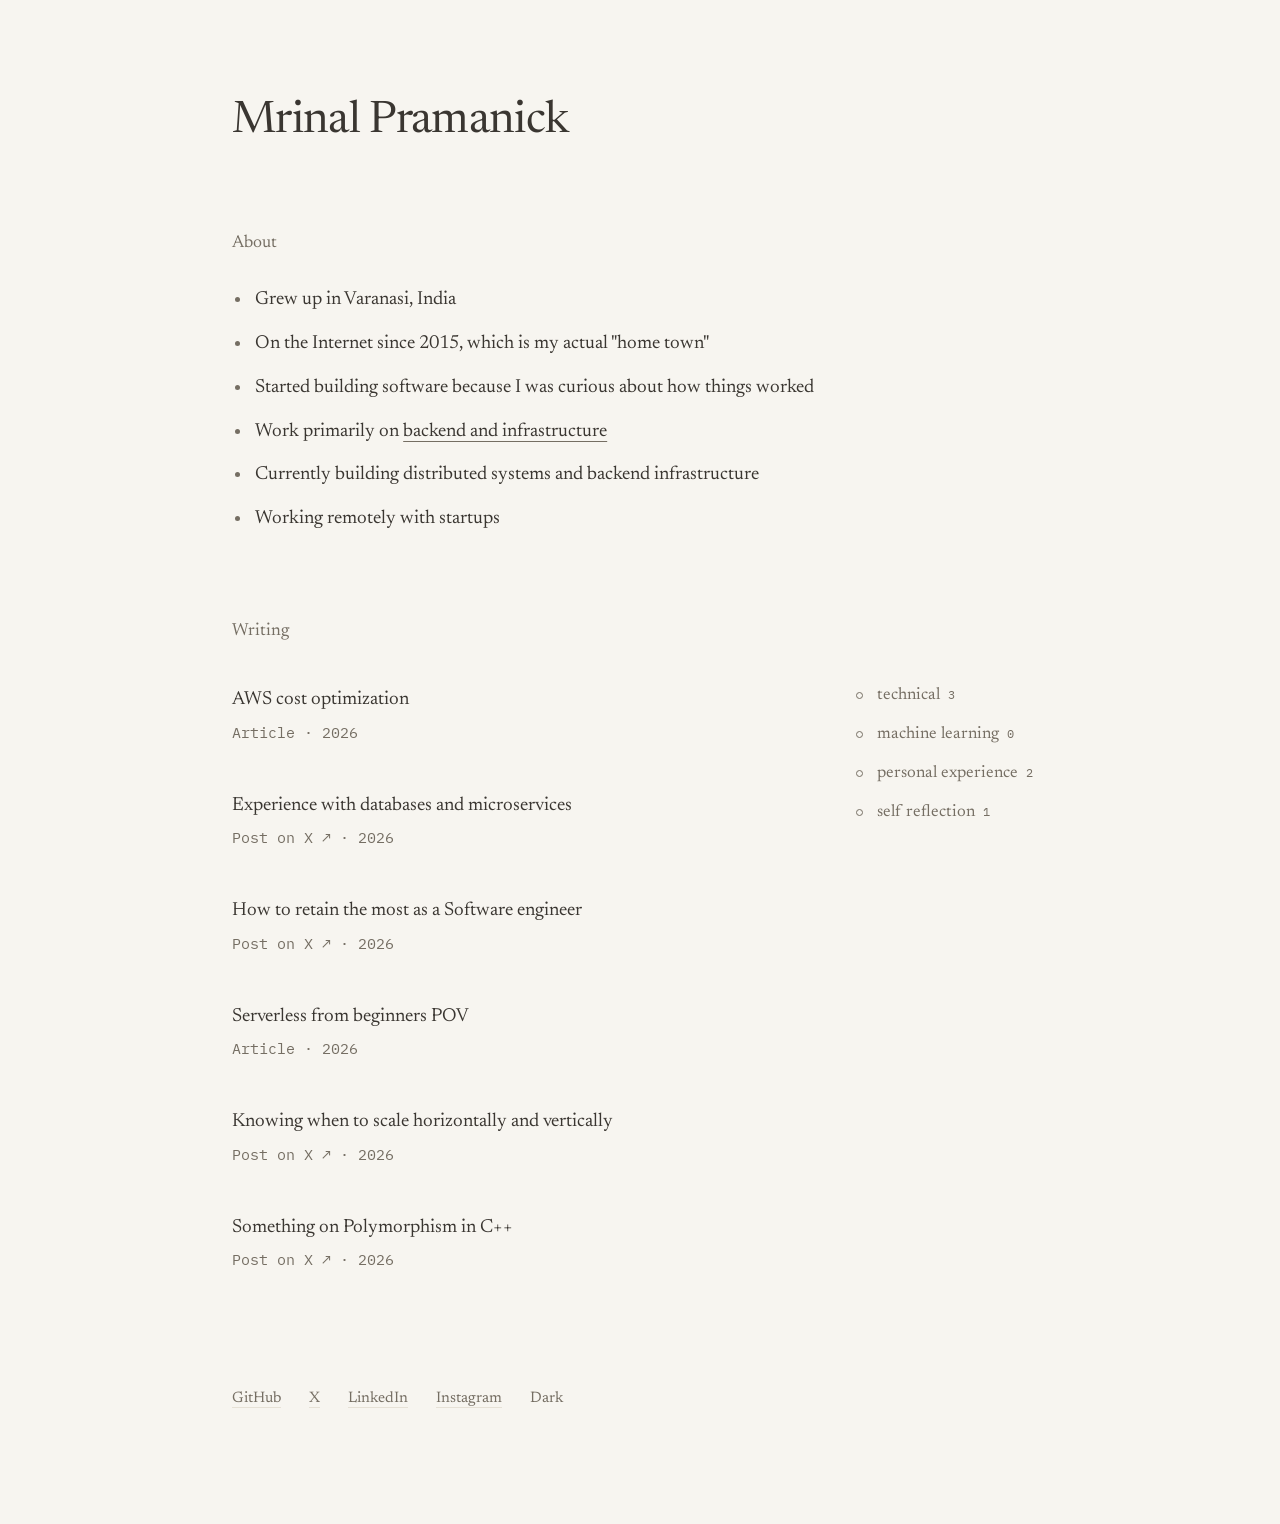
<file: index.html>
<!doctype html>
<html lang="en">
  <head>
    <meta charset="UTF-8" />
    <meta
      name="viewport"
      content="width=device-width, initial-scale=1, viewport-fit=cover"
    />
    <title>Mrinal Pramanick</title>
    <link rel="preconnect" href="https://fonts.googleapis.com" />
    <link rel="preconnect" href="https://fonts.gstatic.com" crossorigin />
    <link
      href="https://fonts.googleapis.com/css2?family=Newsreader:ital,opsz,wght@0,6..72,400;0,6..72,500;1,6..72,400&family=IBM+Plex+Mono:wght@400&display=swap"
      rel="stylesheet"
    />
    <script>
      (function () {
        try {
          var t = localStorage.getItem("theme");
          if (t) document.documentElement.setAttribute("data-theme", t);
        } catch (e) {}
      })();
    </script>
    <link rel="stylesheet" href="/core/site.css" />
    
  </head>
  <body>
    <main>
      <header>
        <h1>Mrinal Pramanick</h1>
      </header>

      <section>
        <h2>About</h2>
        <ul class="plain">
          <li>Grew up in Varanasi, India</li>
          <li>On the Internet since 2015, which is my actual "home town"</li>
          <li>
            Started building software because I was curious about how things
            worked
          </li>
          <li>
            Work primarily on
            <a
              href="https://en.wikipedia.org/wiki/Software-defined_infrastructure"
              class="inline-link"
              >backend and infrastructure</a
            >
          </li>
          <li>
            Currently building distributed systems and backend infrastructure
          </li>
          <li>Working remotely with startups</li>
        </ul>
      </section>


      <section>
        <h2>Writing</h2>
        <div class="writing" id="writing">
          
          <div class="posts">
            
            <a href="/articles/aws.html" data-tags="technical">
              <span>AWS cost optimization </span>
              <span class="mono meta">Article · 2026</span>
            </a>
            <a href="https://x.com/Hi_Mrinal/status/2119718658280919084" data-tags="personal">
              <span>Experience with databases and microservices</span>
              <span class="mono meta">Post on X ↗ · 2026</span>
            </a>
            <a href="https://x.com/Hi_Mrinal/status/2113904941899428102?s=20" data-tags="reflection">
              <span>How to retain the most as a Software engineer</span>
              <span class="mono meta">Post on X ↗ · 2026</span>
            </a>
            <a href="/articles/serverless.html" data-tags="technical">
              <span>Serverless from beginners POV</span>
              <span class="mono meta">Article · 2026</span>
            </a>
            <a
              href="https://x.com/Hi_Mrinal/status/2110251049919586483"
              target="_blank"
              rel="noopener noreferrer"
              data-tags="personal"
            >
              <span>Knowing when to scale horizontally and vertically</span>
              <span class="mono meta">Post on X ↗ · 2026</span>
            </a>
            <a
              href="https://x.com/Hi_Mrinal/status/2109474133994353028"
              target="_blank"
              rel="noopener noreferrer"
              data-tags="technical"
            >
              <span>Something on Polymorphism in C++</span>
              <span class="mono meta">Post on X ↗ · 2026</span>
            </a>
          </div>

          <div class="tags" role="group" aria-label="Filter writing by tag">
            <button class="tag" type="button" data-tag="technical" aria-pressed="false">
              technical<span class="mono count"></span>
            </button>
            <button class="tag" type="button" data-tag="ml" aria-pressed="false">
              machine learning<span class="mono count"></span>
            </button>
            <button class="tag" type="button" data-tag="personal" aria-pressed="false">
              personal experience<span class="mono count"></span>
            </button>
            <button class="tag" type="button" data-tag="reflection" aria-pressed="false">
              self reflection<span class="mono count"></span>
            </button>
          </div>

          <svg class="wires" id="wires" aria-hidden="true"></svg>
        </div>
      </section>

      <footer>
        <a href="https://github.com/mrinalxdev">GitHub</a>
        <a href="https://x.com/Hi_Mrinal">X</a>
        <a href="https://www.linkedin.com/in/hi-mrinal/">LinkedIn</a>
        <a href="https://www.instagram.com/mrinal.kon/">Instagram</a>
        <button
          id="theme-toggle"
          class="theme-toggle"
          type="button"
          aria-label="Switch theme"
        >
          Dark
        </button>
      </footer>
    </main>

    <script>
      (function () {
        var root = document.documentElement;
        var btn = document.getElementById("theme-toggle");
        var media = window.matchMedia("(prefers-color-scheme: dark)");
        function current() {
          return (
            root.getAttribute("data-theme") ||
            (media.matches ? "dark" : "light")
          );
        }
        function sync() {
          var isDark = current() === "dark";
          btn.textContent = isDark ? "Light" : "Dark";
          btn.setAttribute(
            "aria-label",
            isDark ? "Switch to light theme" : "Switch to dark theme",
          );
        }
        btn.addEventListener("click", function () {
          var next = current() === "dark" ? "light" : "dark";
          root.setAttribute("data-theme", next);
          try {
            localStorage.setItem("theme", next);
          } catch (e) {}
          sync();
        });
        media.addEventListener("change", function () {
          var saved = null;
          try {
            saved = localStorage.getItem("theme");
          } catch (e) {}
          if (!saved) sync();
        });
        sync();
      })();

      /* ---------- Tag filter: fill + wires ---------- */
      (function () {
        var wrap = document.getElementById("writing");
        var svg = document.getElementById("wires");
        var posts = Array.prototype.slice.call(wrap.querySelectorAll(".posts a"));
        var tags = Array.prototype.slice.call(wrap.querySelectorAll(".tag"));
        var NS = "http://www.w3.org/2000/svg";
        var active = null;

        function hasTag(post, tag) {
          return (post.getAttribute("data-tags") || "").split(/\s+/).indexOf(tag) !== -1;
        }

        // post counts next to each tag
        tags.forEach(function (t) {
          var n = posts.filter(function (p) { return hasTag(p, t.dataset.tag); }).length;
          t.querySelector(".count").textContent = n;
        });

        function drawWires(animate) {
          svg.innerHTML = "";
          if (!active || getComputedStyle(svg).display === "none") return;

          var box = wrap.getBoundingClientRect();
          var tagEl = wrap.querySelector('.tag[data-tag="' + active + '"]');
          var tb = tagEl.getBoundingClientRect();
          var x1 = tb.left - box.left + 3.5;
          var y1 = tb.top - box.top + tb.height / 2;

          var i = 0;
          posts.forEach(function (p) {
            if (!hasTag(p, active)) return;
            var pb = p.getBoundingClientRect();
            var x2 = pb.right - box.left + 14; // just past the fill's right edge
            var y2 = pb.top - box.top + pb.height / 2;
            var mid = (x1 + x2) / 2;
            var delay = animate ? i * 90 : 0;

            var path = document.createElementNS(NS, "path");
            path.setAttribute("d", "M" + x1 + " " + y1 + " C" + mid + " " + y1 + " " + mid + " " + y2 + " " + x2 + " " + y2);
            path.setAttribute("pathLength", "1");
            path.setAttribute("class", "wire");
            path.style.setProperty("--wire-delay", delay + "ms");
            if (!animate) { path.style.animation = "none"; path.style.strokeDashoffset = "0"; }
            svg.appendChild(path);

            var dot = document.createElementNS(NS, "circle");
            dot.setAttribute("cx", x2);
            dot.setAttribute("cy", y2);
            dot.setAttribute("r", "2.5");
            dot.setAttribute("class", "wire-end");
            dot.style.setProperty("--wire-delay", delay + "ms");
            if (!animate) { dot.style.animation = "none"; dot.style.opacity = "0.85"; }
            svg.appendChild(dot);
            i++;
          });
        }

        function select(tag) {
          active = active === tag ? null : tag; // click again to clear
          tags.forEach(function (t) {
            t.setAttribute("aria-pressed", String(t.dataset.tag === active));
          });
          var i = 0;
          posts.forEach(function (p) {
            var on = !!active && hasTag(p, active);
            p.style.setProperty("--fill-delay", on ? i * 90 + "ms" : "0ms");
            p.classList.toggle("lit", on);
            if (on) i++;
          });
          drawWires(true);
        }

        tags.forEach(function (t) {
          t.addEventListener("click", function () { select(t.dataset.tag); });
        });

        var raf;
        window.addEventListener("resize", function () {
          cancelAnimationFrame(raf);
          raf = requestAnimationFrame(function () { drawWires(false); });
        });
        if (document.fonts && document.fonts.ready) {
          document.fonts.ready.then(function () { drawWires(false); });
        }
      })();
    </script>
  </body>
</html>
</file>
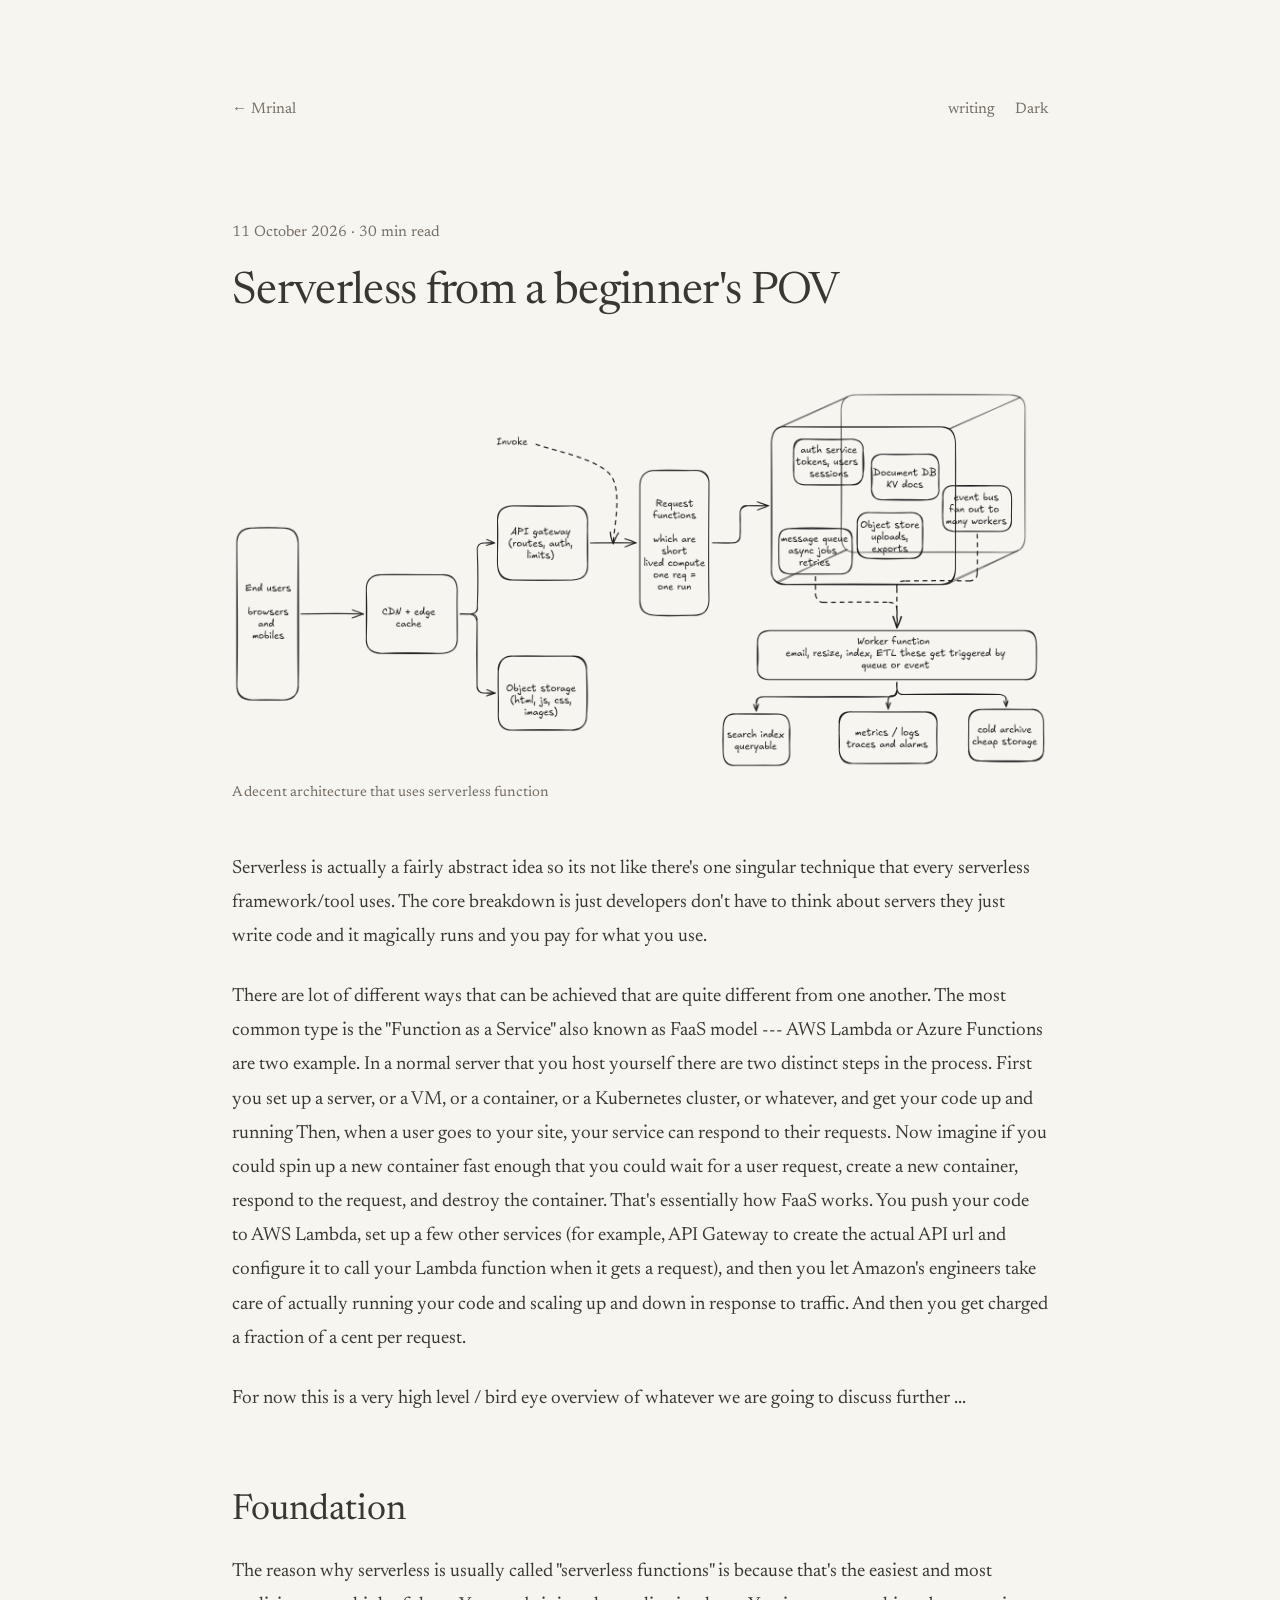
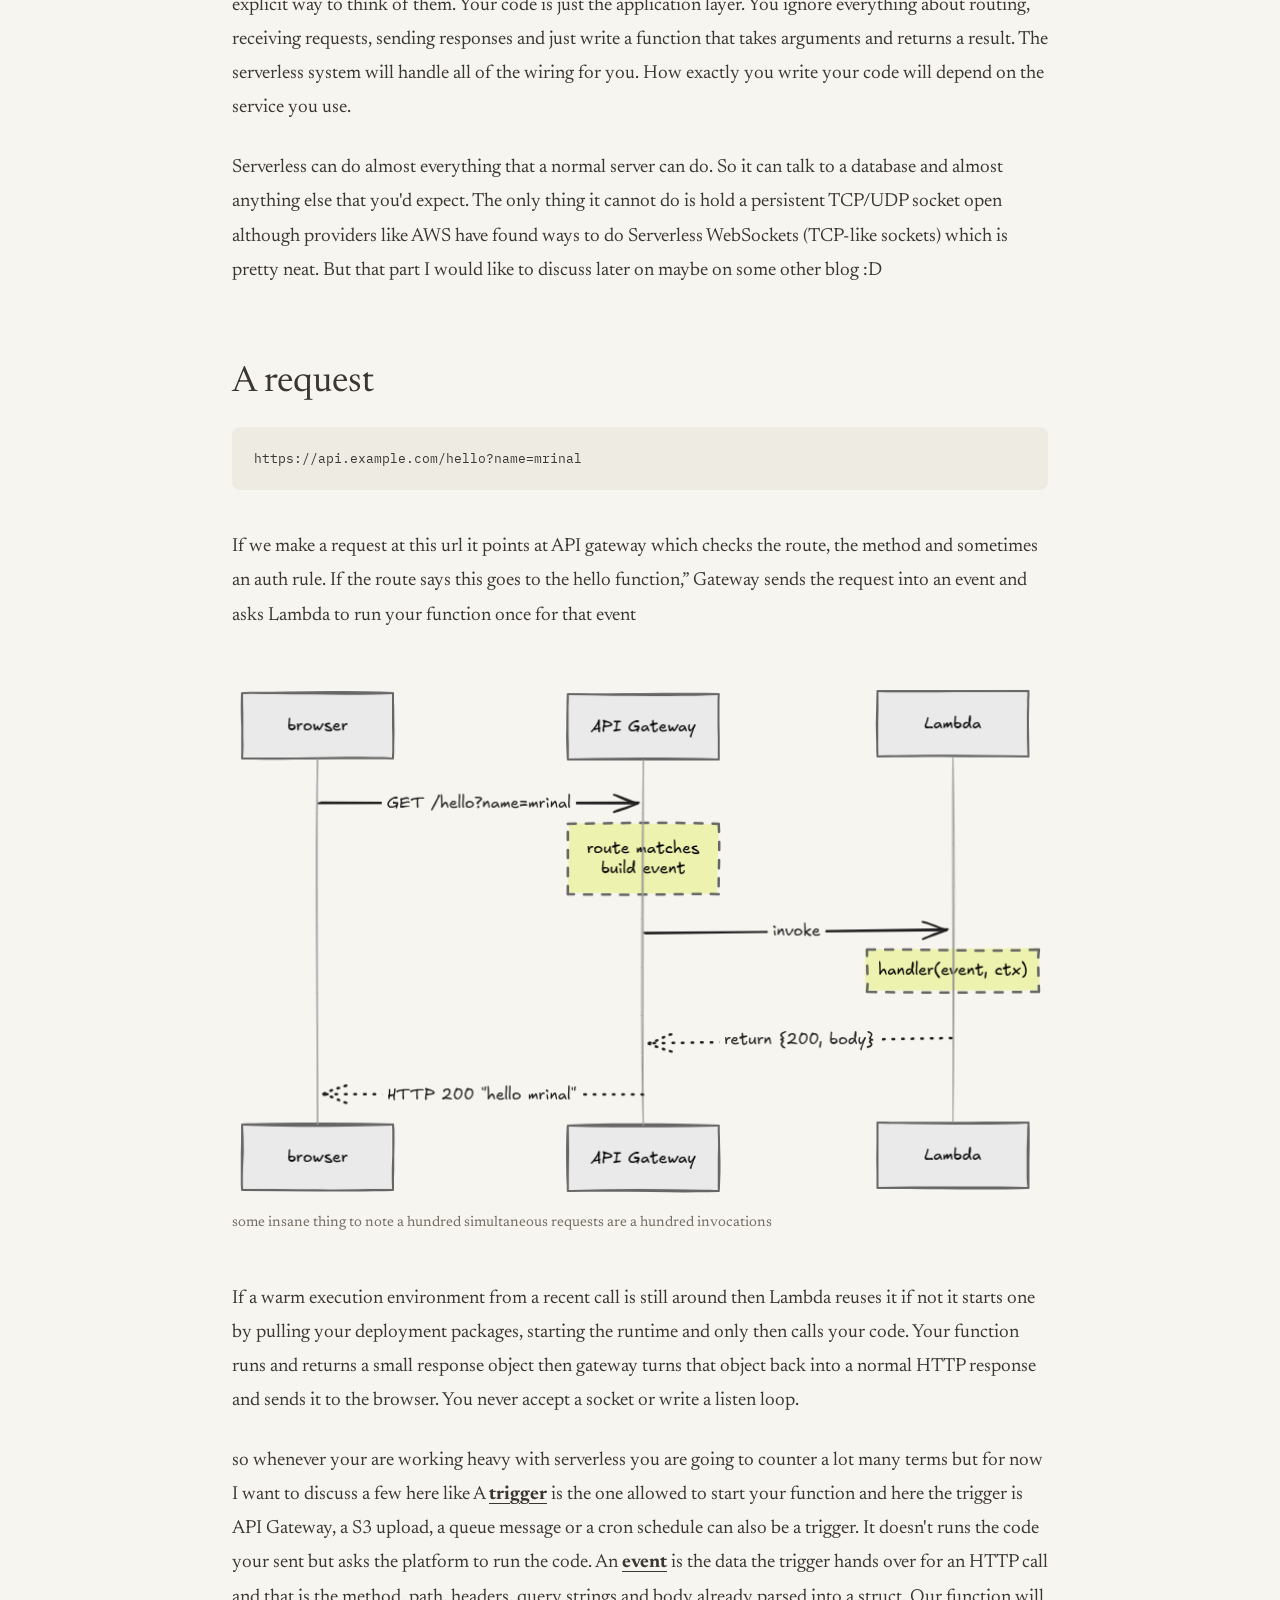
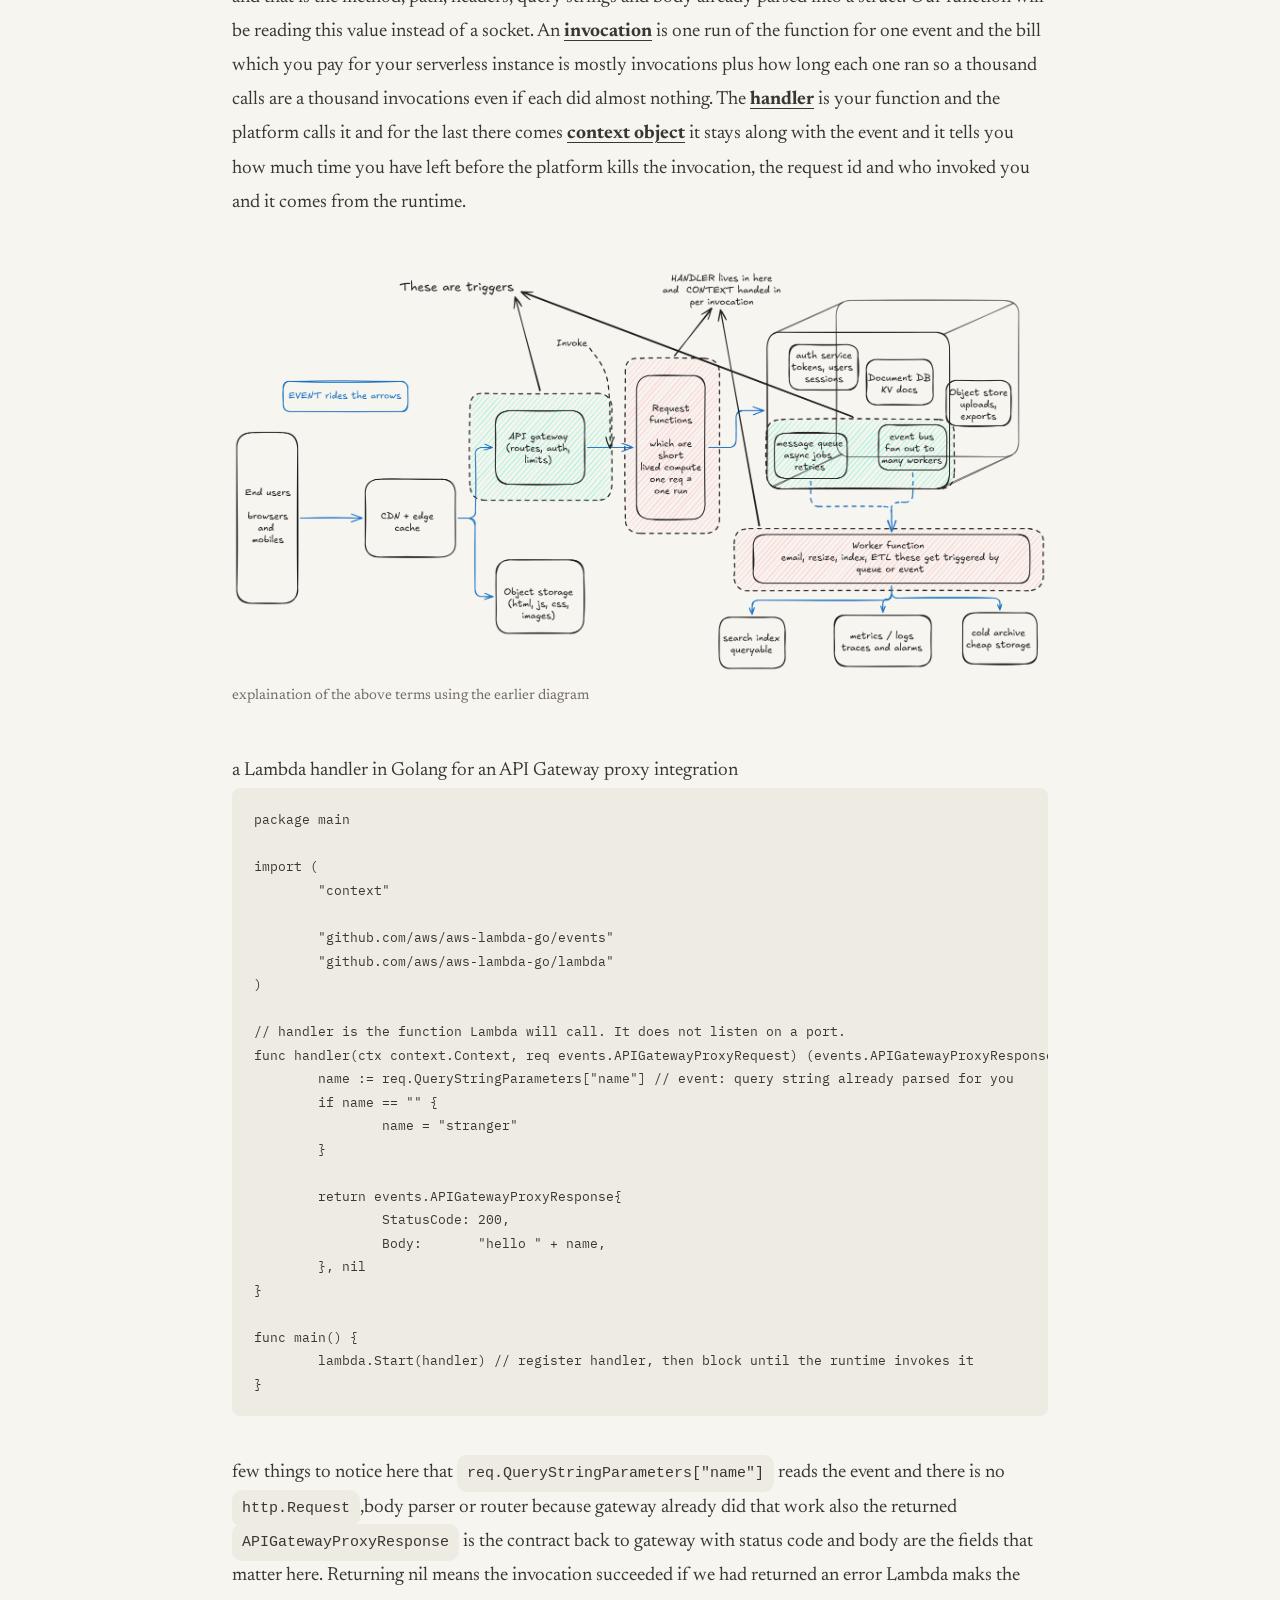
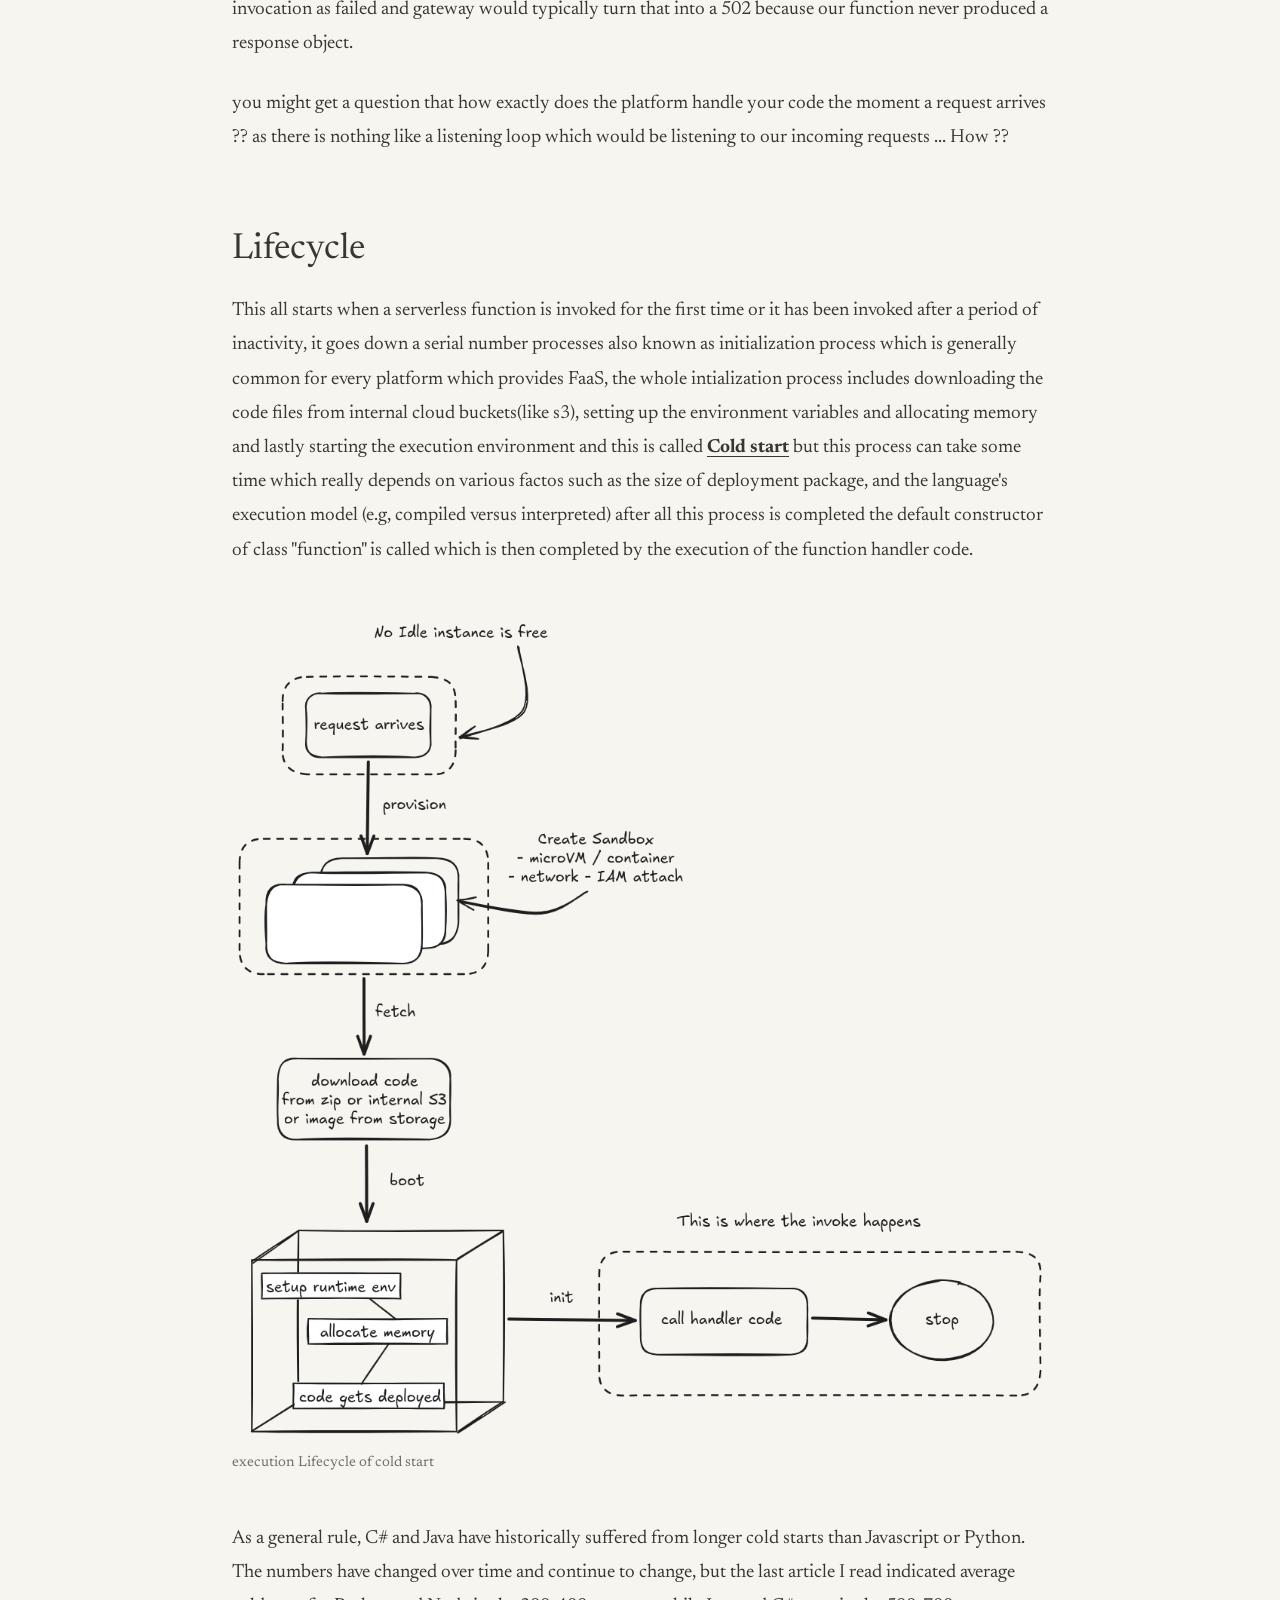
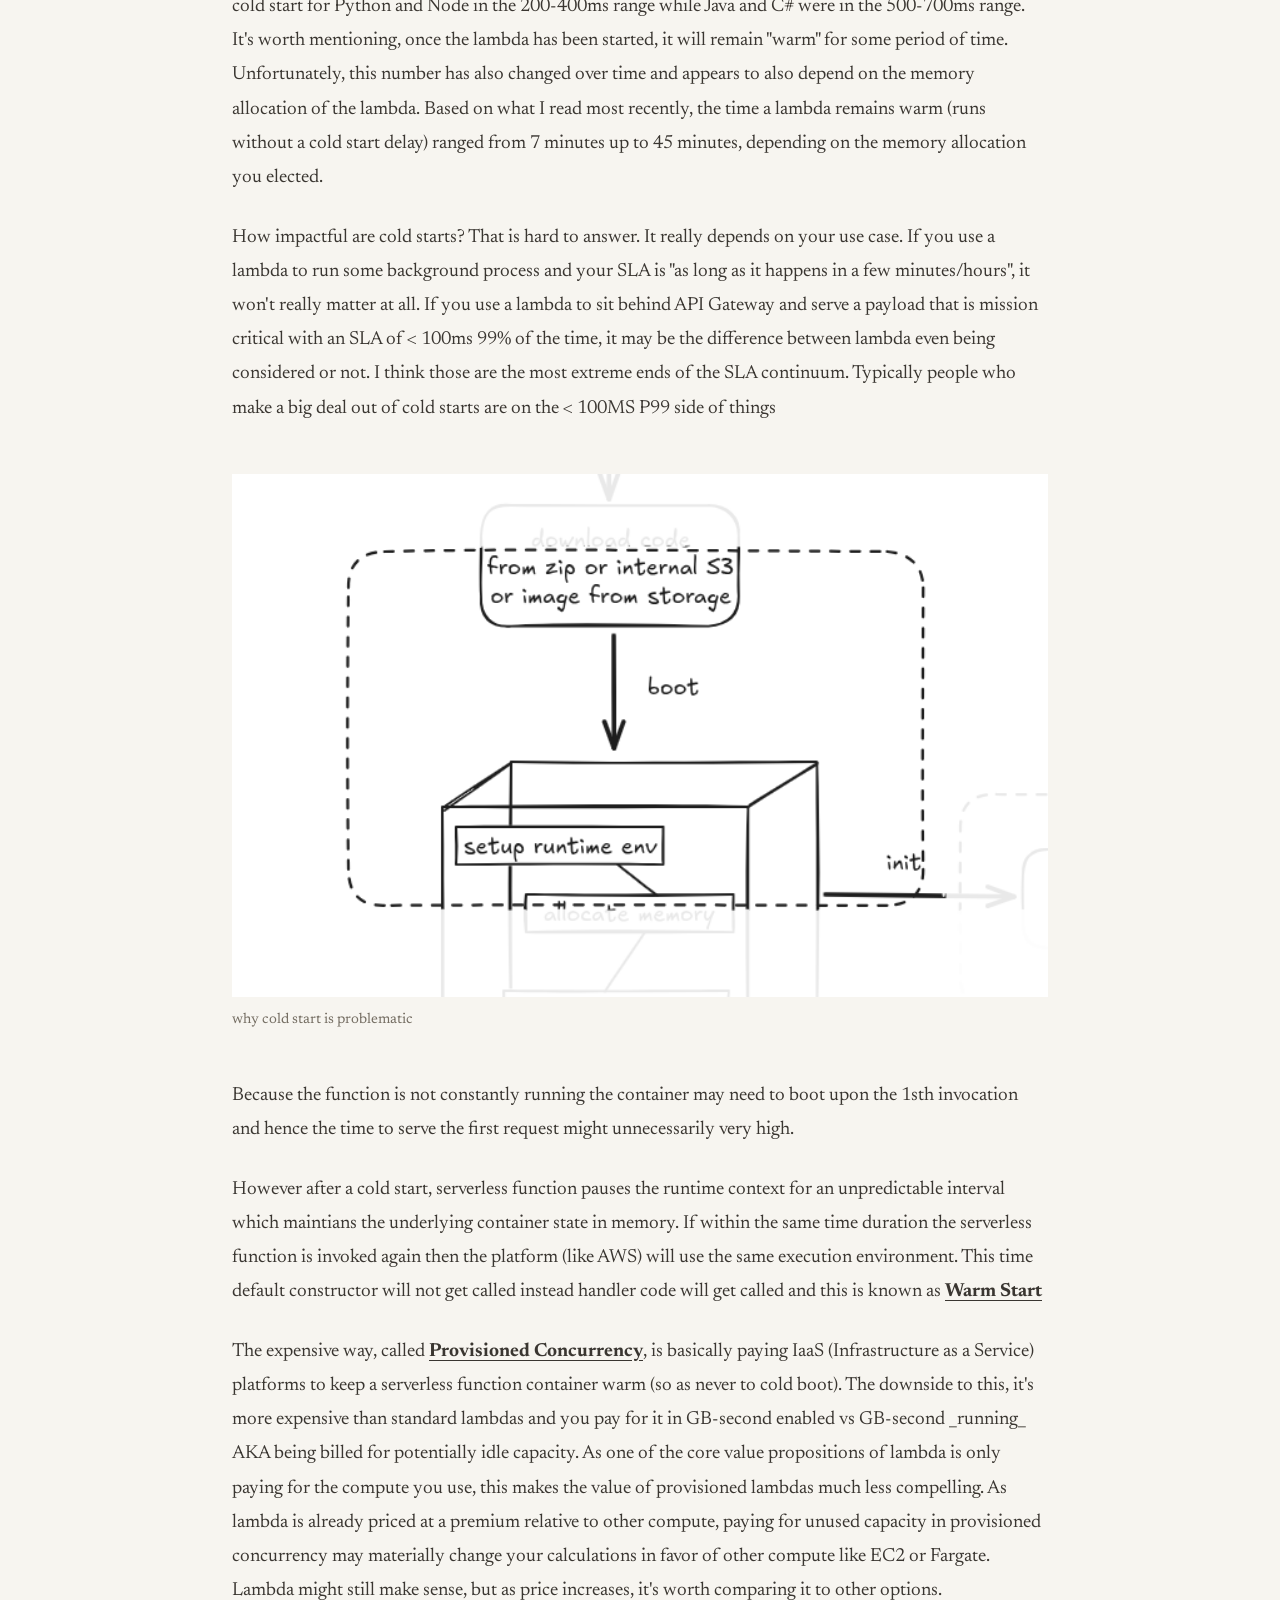
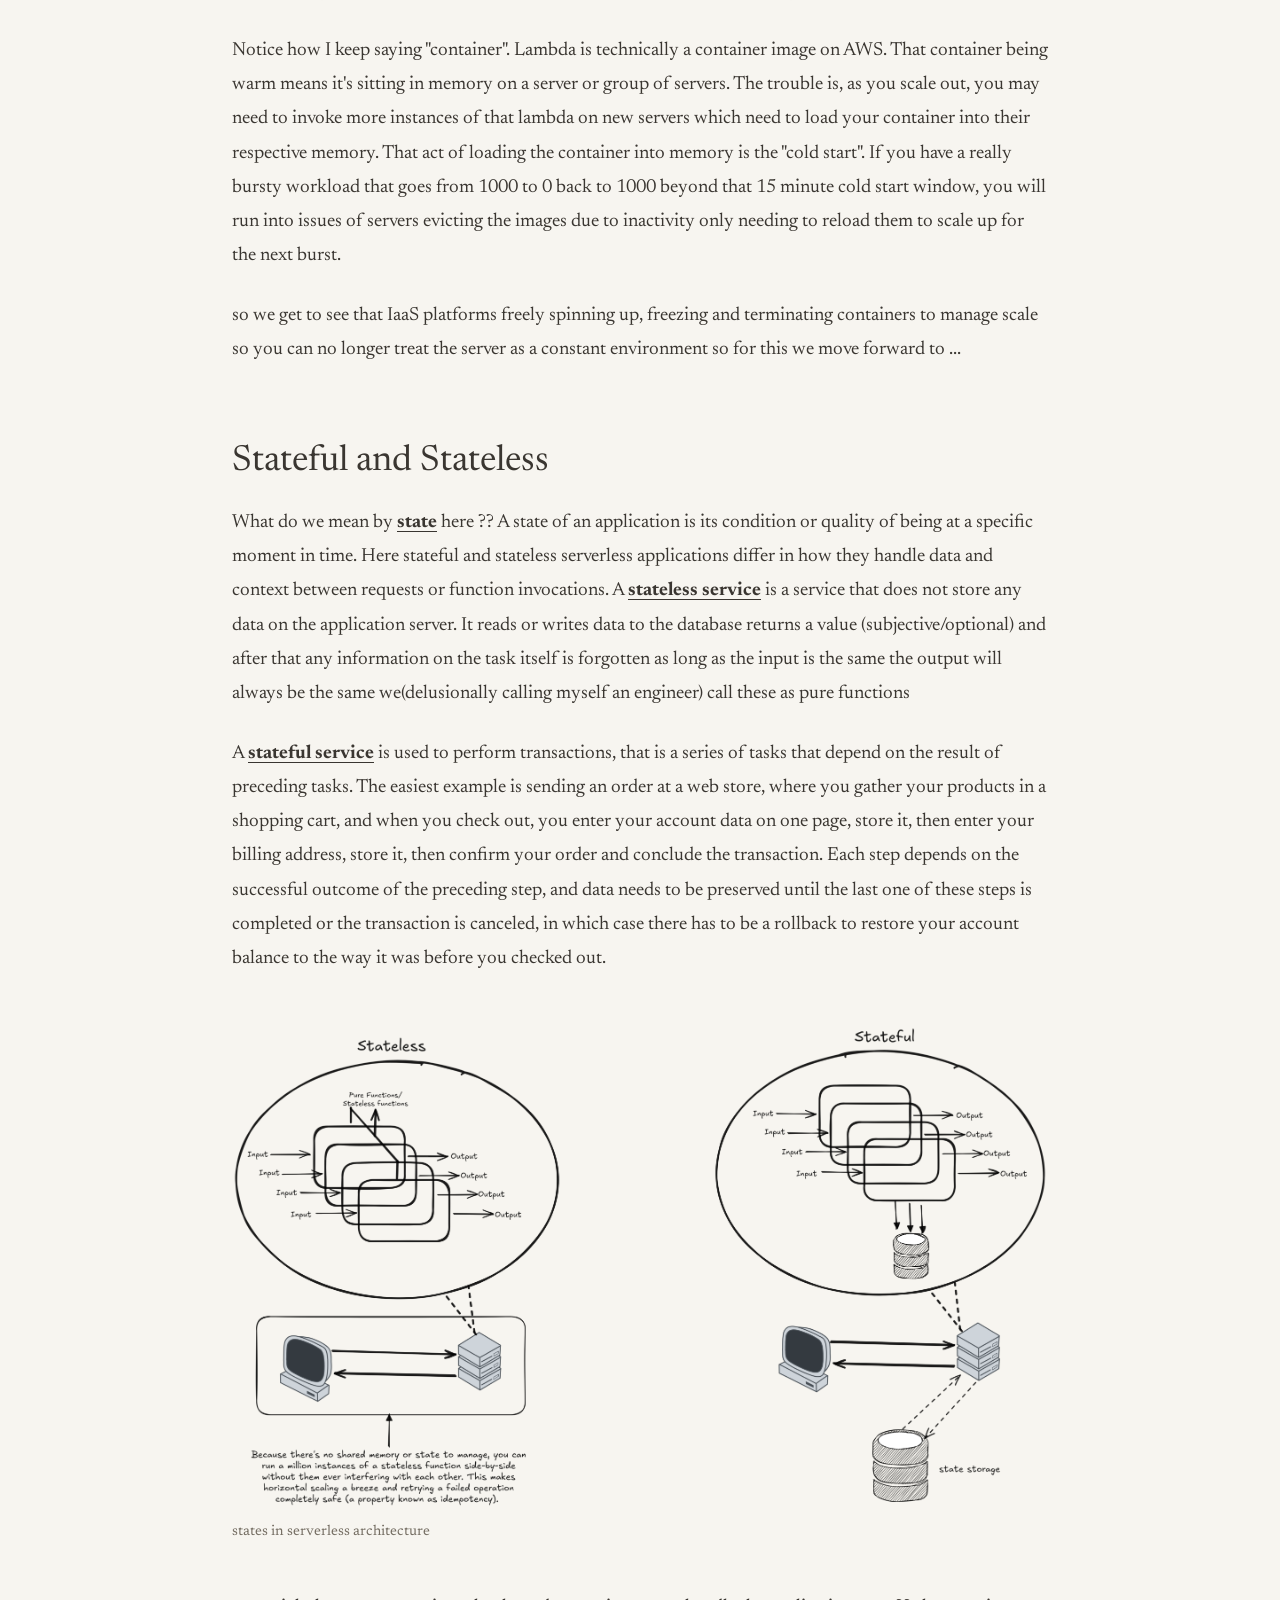
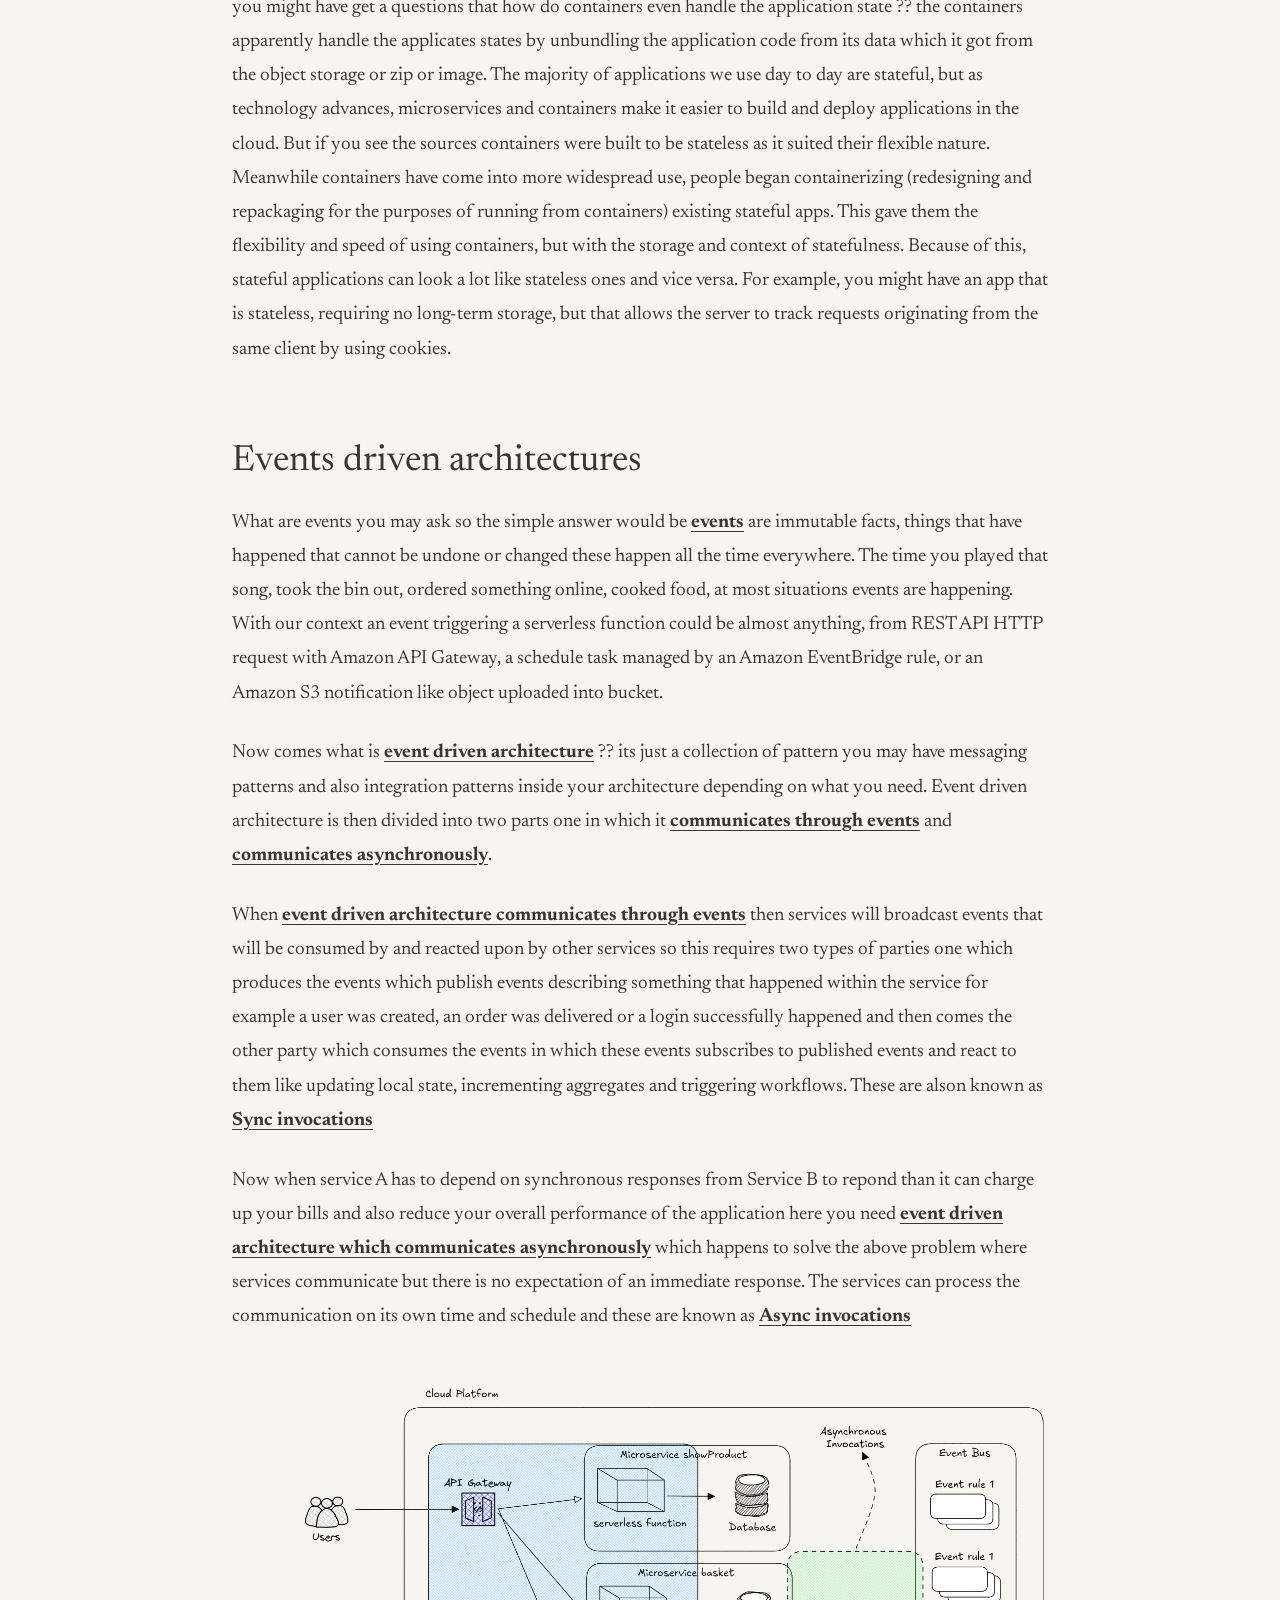
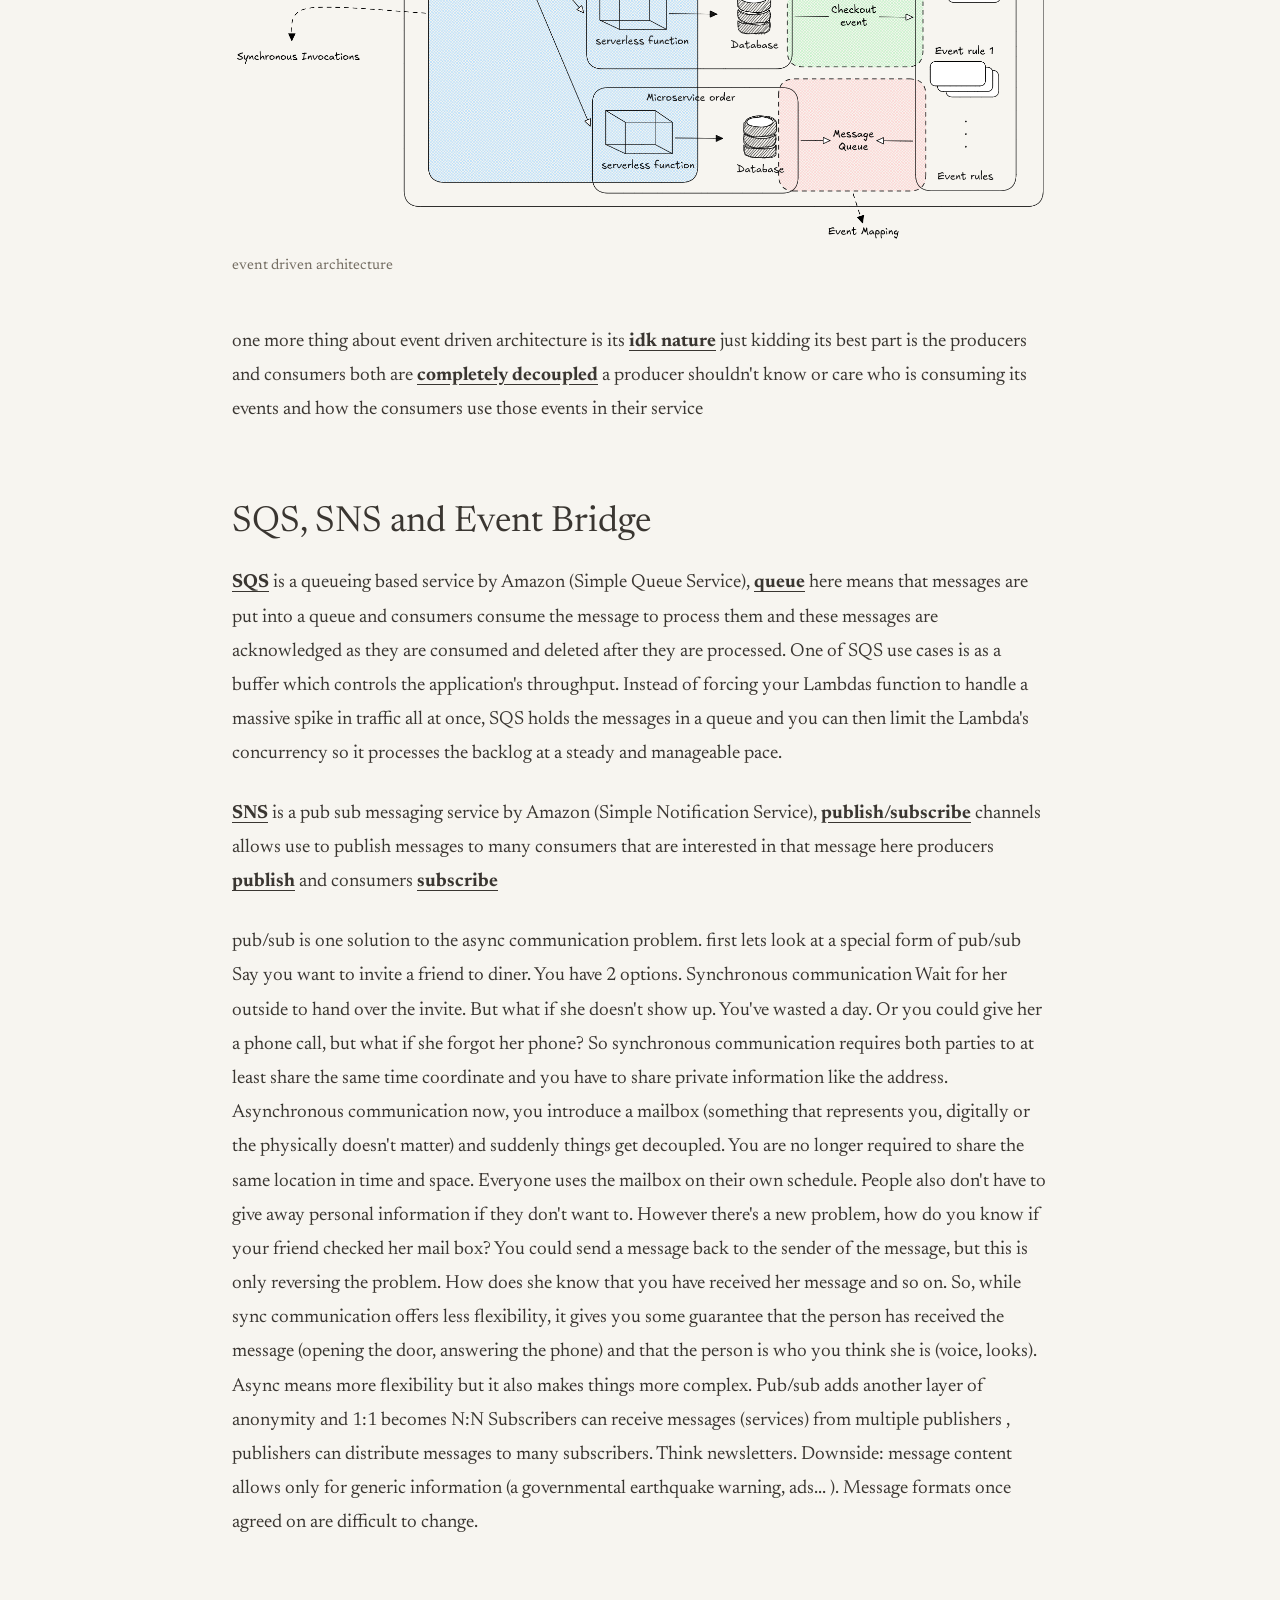
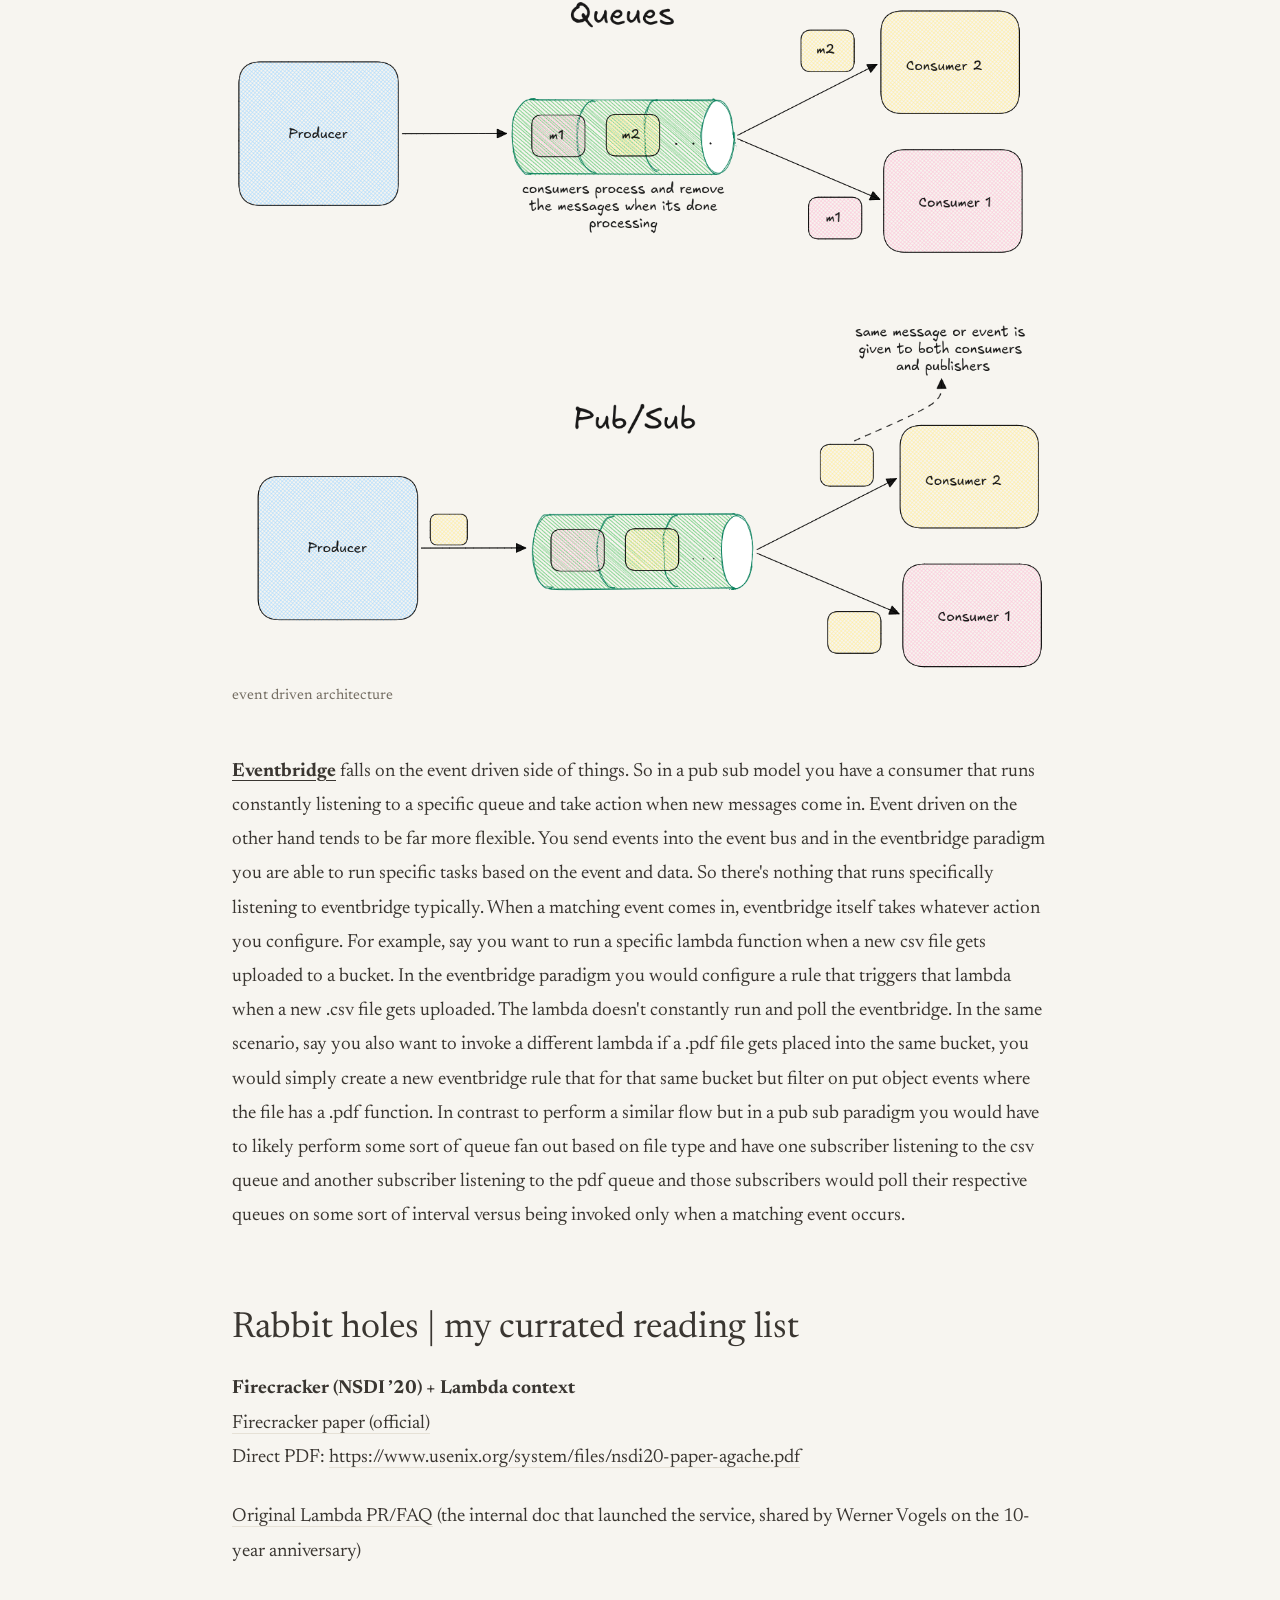
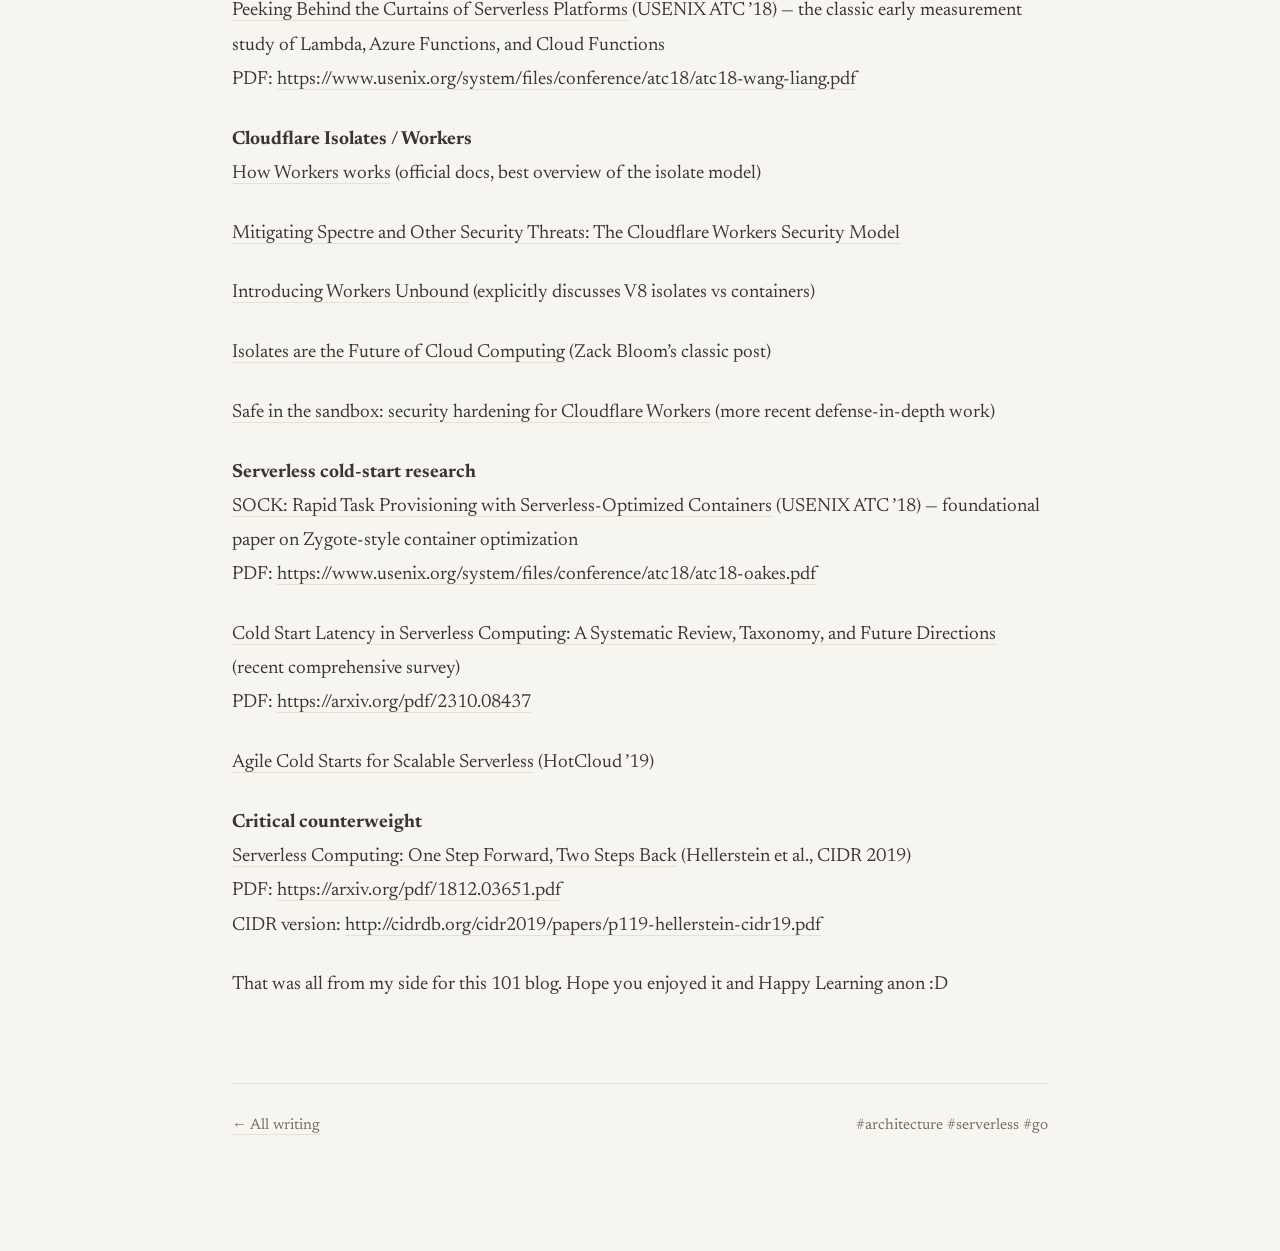
<file: articles/article-3.html>
<!doctype html>
<html lang="en">
  <head>
    <meta charset="UTF-8" />

    <meta
      name="viewport"
      content="width=device-width, initial-scale=1, viewport-fit=cover"
    />

    <title>Serverless</title>

    <link rel="preconnect" href="https://fonts.googleapis.com" />
    <link rel="preconnect" href="https://fonts.gstatic.com" crossorigin />

    <link
      href="https://fonts.googleapis.com/css2?family=Newsreader:ital,opsz,wght@0,6..72,400;0,6..72,500;1,0..72,400&family=IBM+Plex+Mono:wght@400&display=swap"
      rel="stylesheet"
    />

    <script>
      (function () {
        try {
          var theme = localStorage.getItem("theme");

          if (theme === "dark" || theme === "light") {
            document.documentElement.setAttribute("data-theme", theme);
          } else {
            document.documentElement.setAttribute("data-theme", "light");
          }
        } catch (e) {
          document.documentElement.setAttribute("data-theme", "light");
        }
      })();
    </script>

    <link rel="stylesheet" href="../core/main.css" />

    <!-- <link rel="stylesheet" href="../core/main.css" /> -->
  </head>

  <body>
    <!-- Reading progress -->
    <div class="progress" aria-hidden="true">
      <span id="progress-bar"></span>
    </div>

    <main>
      <!-- Navigation -->
      <nav>
        <a href="/index.html">← Mrinal</a>

        <div class="nav-right">
          <span>writing</span>

          <button
            id="theme-toggle"
            class="theme-toggle"
            type="button"
            aria-label="Switch theme"
          >
            Dark
          </button>
        </div>
      </nav>

      <!-- Article header -->
      <header>
        <div class="meta">11 October 2026 · 30 min read</div>

        <h1>Serverless from a beginner's POV</h1>
      </header>

      <!-- Article -->
      <article>
        <figure class="diagram-container">
          <img
            class="diagram diagram-dark"
            src="../assets/serverless/banner-dark.png"
            alt="Architecture of the Redis-like server"
          />
          <img
            class="diagram diagram-light"
            src="../assets/serverless/banner-light.png"
            alt="Architecture of the Redis-like server"
          />
          <figcaption>
            A decent architecture that uses serverless function
          </figcaption>
        </figure>

        <p>
          Serverless is actually a fairly abstract idea so its not like there's
          one singular technique that every serverless framework/tool uses. The
          core breakdown is just developers don't have to think about servers
          they just write code and it magically runs and you pay for what you
          use.
        </p>

        <p>
          There are lot of different ways that can be achieved that are quite
          different from one another. The most common type is the "Function as a
          Service" also known as FaaS model --- AWS Lambda or Azure Functions
          are two example. In a normal server that you host yourself there are
          two distinct steps in the process. First you set up a server, or a VM,
          or a container, or a Kubernetes cluster, or whatever, and get your
          code up and running Then, when a user goes to your site, your service
          can respond to their requests. Now imagine if you could spin up a new
          container fast enough that you could wait for a user request, create a
          new container, respond to the request, and destroy the container.
          That's essentially how FaaS works. You push your code to AWS Lambda,
          set up a few other services (for example, API Gateway to create the
          actual API url and configure it to call your Lambda function when it
          gets a request), and then you let Amazon's engineers take care of
          actually running your code and scaling up and down in response to
          traffic. And then you get charged a fraction of a cent per request.
        </p>

        <p>
          For now this is a very high level / bird eye overview of whatever we
          are going to discuss further ...
        </p>

        <h2>Foundation</h2>

        <p>
          The reason why serverless is usually called "serverless functions" is
          because that's the easiest and most explicit way to think of them.
          Your code is just the application layer. You ignore everything about
          routing, receiving requests, sending responses and just write a
          function that takes arguments and returns a result. The serverless
          system will handle all of the wiring for you. How exactly you write
          your code will depend on the service you use.
        </p>
        <p>
          Serverless can do almost everything that a normal server can do. So it
          can talk to a database and almost anything else that you'd expect. The
          only thing it cannot do is hold a persistent TCP/UDP socket open
          although providers like AWS have found ways to do Serverless
          WebSockets (TCP-like sockets) which is pretty neat. But that part I
          would like to discuss later on maybe on some other blog :D
        </p>

        <h2>A request</h2>

        <pre><code>https://api.example.com/hello?name=mrinal</code></pre>
        <p>
          If we make a request at this url it points at API gateway which checks
          the route, the method and sometimes an auth rule. If the route says
          this goes to the hello function,” Gateway sends the request into an
          event and asks Lambda to run your function once for that event
        </p>

        <figure class="diagram-container">
          <img
            class="diagram diagram-dark"
            src="../assets/serverless/request-dark.png"
            alt="Architecture of the Redis-like server"
          />
          <img
            class="diagram diagram-light"
            src="../assets/serverless/request-light.png"
            alt="Architecture of the Redis-like server"
          />
          <figcaption>
            some insane thing to note a hundred simultaneous requests are a
            hundred invocations
          </figcaption>
        </figure>

        <p>
          If a warm execution environment from a recent call is still around
          then Lambda reuses it if not it starts one by pulling your deployment
          packages, starting the runtime and only then calls your code. Your
          function runs and returns a small response object then gateway turns
          that object back into a normal HTTP response and sends it to the
          browser. You never accept a socket or write a listen loop.
        </p>

        <p>
          so whenever your are working heavy with serverless you are going to
          counter a lot many terms but for now I want to discuss a few here like
          A <span class="bold">trigger</span> is the one allowed to start your
          function and here the trigger is API Gateway, a S3 upload, a queue
          message or a cron schedule can also be a trigger. It doesn't runs the
          code your sent but asks the platform to run the code. An
          <span class="bold">event</span> is the data the trigger hands over for
          an HTTP call and that is the method, path, headers, query strings and
          body already parsed into a struct. Our function will be reading this
          value instead of a socket. An <span class="bold">invocation</span> is
          one run of the function for one event and the bill which you pay for
          your serverless instance is mostly invocations plus how long each one
          ran so a thousand calls are a thousand invocations even if each did
          almost nothing. The <span class="bold">handler</span> is your function
          and the platform calls it and for the last there comes
          <span class="bold">context object</span> it stays along with the event
          and it tells you how much time you have left before the platform kills
          the invocation, the request id and who invoked you and it comes from
          the runtime.
        </p>

        <figure class="diagram-container">
          <img
            class="diagram diagram-dark"
            src="../assets/serverless/terms-dark.png"
            alt="Architecture of the Redis-like server"
          />
          <img
            class="diagram diagram-light"
            src="../assets/serverless/terms-light.png"
            alt="Architecture of the Redis-like server"
          />
          <figcaption>
            explaination of the above terms using the earlier diagram
          </figcaption>
        </figure>

        <p>a Lambda handler in Golang for an API Gateway proxy integration</p>

        <pre><code>package main

import (
	"context"

	"github.com/aws/aws-lambda-go/events"
	"github.com/aws/aws-lambda-go/lambda"
)

// handler is the function Lambda will call. It does not listen on a port.
func handler(ctx context.Context, req events.APIGatewayProxyRequest) (events.APIGatewayProxyResponse, error) {
	name := req.QueryStringParameters["name"] // event: query string already parsed for you
	if name == "" {
		name = "stranger"
	}

	return events.APIGatewayProxyResponse{
		StatusCode: 200,
		Body:       "hello " + name,
	}, nil
}

func main() {
	lambda.Start(handler) // register handler, then block until the runtime invokes it
}</code></pre>

        <p>
          few things to notice here that
          <span class="code-tag">req.QueryStringParameters["name"]</span> reads
          the event and there is no
          <span class="code-tag">http.Request</span>,body parser or router
          because gateway already did that work also the returned
          <span class="code-tag">APIGatewayProxyResponse</span> is the contract
          back to gateway with status code and body are the fields that matter
          here. Returning nil means the invocation succeeded if we had returned
          an error Lambda maks the invocation as failed and gateway would
          typically turn that into a 502 because our function never produced a
          response object.
        </p>

        <p>
          you might get a question that how exactly does the platform handle
          your code the moment a request arrives ?? as there is nothing like a
          listening loop which would be listening to our incoming requests ...
          How ??
        </p>

        <h2>Lifecycle</h2>

        <p>
          This all starts when a serverless function is invoked for the first
          time or it has been invoked after a period of inactivity, it goes down
          a serial number processes also known as initialization process which
          is generally common for every platform which provides FaaS, the whole
          intialization process includes downloading the code files from
          internal cloud buckets(like s3), setting up the environment variables
          and allocating memory and lastly starting the execution environment
          and this is called <span class="bold">Cold start</span> but this
          process can take some time which really depends on various factos such
          as the size of deployment package, and the language's execution model
          (e.g, compiled versus interpreted) after all this process is completed
          the default constructor of class "function" is called which is then
          completed by the execution of the function handler code.
        </p>

        <figure class="diagram-container">
          <img
            class="diagram diagram-dark"
            src="../assets/serverless/cold-start-dark.png"
            alt="Architecture of the Redis-like server"
          />
          <img
            class="diagram diagram-light"
            src="../assets/serverless/cold-start-light.png"
            alt="Architecture of the Redis-like server"
          />
          <figcaption>execution Lifecycle of cold start</figcaption>
        </figure>

        <p>
          As a general rule, C# and Java have historically suffered from longer
          cold starts than Javascript or Python. The numbers have changed over
          time and continue to change, but the last article I read indicated
          average cold start for Python and Node in the 200-400ms range while
          Java and C# were in the 500-700ms range. It's worth mentioning, once
          the lambda has been started, it will remain "warm" for some period of
          time. Unfortunately, this number has also changed over time and
          appears to also depend on the memory allocation of the lambda. Based
          on what I read most recently, the time a lambda remains warm (runs
          without a cold start delay) ranged from 7 minutes up to 45 minutes,
          depending on the memory allocation you elected.
        </p>
        <p>
          How impactful are cold starts? That is hard to answer. It really
          depends on your use case. If you use a lambda to run some background
          process and your SLA is "as long as it happens in a few
          minutes/hours", it won't really matter at all. If you use a lambda to
          sit behind API Gateway and serve a payload that is mission critical
          with an SLA of < 100ms 99% of the time, it may be the difference
          between lambda even being considered or not. I think those are the
          most extreme ends of the SLA continuum. Typically people who make a
          big deal out of cold starts are on the < 100MS P99 side of things
        </p>

        <figure class="diagram-container">
          <img
            class="diagram diagram-dark"
            src="../assets/serverless/blog-asset.png"
            alt="Architecture of the Redis-like server"
          />
          <img
            class="diagram diagram-light"
            src="../assets/serverless/blog-asset.png"
            alt="Architecture of the Redis-like server"
          />
          <figcaption>why cold start is problematic</figcaption>
        </figure>

        <p>
          Because the function is not constantly running the container may need
          to boot upon the 1sth invocation and hence the time to serve the first
          request might unnecessarily very high.
        </p>

        <p>
          However after a cold start, serverless function pauses the runtime
          context for an unpredictable interval which maintians the underlying
          container state in memory. If within the same time duration the
          serverless function is invoked again then the platform (like AWS) will
          use the same execution environment. This time default constructor will
          not get called instead handler code will get called and this is known
          as <span class="bold">Warm Start</span>
        </p>

        <p>
          The expensive way, called
          <span class="bold">Provisioned Concurrency</span>, is basically paying
          IaaS (Infrastructure as a Service) platforms to keep a serverless
          function container warm (so as never to cold boot). The downside to
          this, it's more expensive than standard lambdas and you pay for it in
          GB-second enabled vs GB-second _running_ AKA being billed for
          potentially idle capacity. As one of the core value propositions of
          lambda is only paying for the compute you use, this makes the value of
          provisioned lambdas much less compelling. As lambda is already priced
          at a premium relative to other compute, paying for unused capacity in
          provisioned concurrency may materially change your calculations in
          favor of other compute like EC2 or Fargate. Lambda might still make
          sense, but as price increases, it's worth comparing it to other
          options.
        </p>

        <p>
          Notice how I keep saying "container". Lambda is technically a
          container image on AWS. That container being warm means it's sitting
          in memory on a server or group of servers. The trouble is, as you
          scale out, you may need to invoke more instances of that lambda on new
          servers which need to load your container into their respective
          memory. That act of loading the container into memory is the "cold
          start". If you have a really bursty workload that goes from 1000 to 0
          back to 1000 beyond that 15 minute cold start window, you will run
          into issues of servers evicting the images due to inactivity only
          needing to reload them to scale up for the next burst.
        </p>

        <p>
          so we get to see that IaaS platforms freely spinning up, freezing and
          terminating containers to manage scale so you can no longer treat the
          server as a constant environment so for this we move forward to ...
        </p>

        <h2>Stateful and Stateless</h2>

        <p>
          What do we mean by <span class="bold">state</span> here ?? A state of
          an application is its condition or quality of being at a specific
          moment in time. Here stateful and stateless serverless applications
          differ in how they handle data and context between requests or
          function invocations. A <span class="bold">stateless service</span> is
          a service that does not store any data on the application server. It
          reads or writes data to the database returns a value
          (subjective/optional) and after that any information on the task
          itself is forgotten as long as the input is the same the output will
          always be the same we(delusionally calling myself an engineer) call
          these as pure functions
        </p>

        <p>
          A <span class="bold">stateful service</span> is used to perform
          transactions, that is a series of tasks that depend on the result of
          preceding tasks. The easiest example is sending an order at a web
          store, where you gather your products in a shopping cart, and when you
          check out, you enter your account data on one page, store it, then
          enter your billing address, store it, then confirm your order and
          conclude the transaction. Each step depends on the successful outcome
          of the preceding step, and data needs to be preserved until the last
          one of these steps is completed or the transaction is canceled, in
          which case there has to be a rollback to restore your account balance
          to the way it was before you checked out.
        </p>

        <figure class="diagram-container">
          <img
            class="diagram diagram-dark"
            src="../assets/serverless/states-dark.png"
            alt="Architecture of the Redis-like server"
          />
          <img
            class="diagram diagram-light"
            src="../assets/serverless/states-light.png"
            alt="Architecture of the Redis-like server"
          />
          <figcaption>states in serverless architecture</figcaption>
        </figure>

        <p>
          you might have get a questions that how do containers even handle the
          application state ?? the containers apparently handle the applicates
          states by unbundling the application code from its data which it got
          from the object storage or zip or image. The majority of applications
          we use day to day are stateful, but as technology advances,
          microservices and containers make it easier to build and deploy
          applications in the cloud. But if you see the sources containers were
          built to be stateless as it suited their flexible nature. Meanwhile
          containers have come into more widespread use, people began
          containerizing (redesigning and repackaging for the purposes of
          running from containers) existing stateful apps. This gave them the
          flexibility and speed of using containers, but with the storage and
          context of statefulness. Because of this, stateful applications can
          look a lot like stateless ones and vice versa. For example, you might
          have an app that is stateless, requiring no long-term storage, but
          that allows the server to track requests originating from the same
          client by using cookies.
        </p>

        <h2>Events driven architectures</h2>

        <p>
          What are events you may ask so the simple answer would be
          <span class="bold">events</span> are immutable facts, things that have
          happened that cannot be undone or changed these happen all the time
          everywhere. The time you played that song, took the bin out, ordered
          something online, cooked food, at most situations events are
          happening. With our context an event triggering a serverless function
          could be almost anything, from REST API HTTP request with Amazon API
          Gateway, a schedule task managed by an Amazon EventBridge rule, or an
          Amazon S3 notification like object uploaded into bucket.
        </p>

        <p>
          Now comes what is
          <span class="bold">event driven architecture</span> ?? its just a
          collection of pattern you may have messaging patterns and also
          integration patterns inside your architecture depending on what you
          need. Event driven architecture is then divided into two parts one in
          which it <span class="bold">communicates through events</span> and
          <span class="bold">communicates asynchronously</span>.
        </p>

        <p>
          When
          <span class="bold"
            >event driven architecture communicates through events</span
          >
          then services will broadcast events that will be consumed by and
          reacted upon by other services so this requires two types of parties
          one which produces the events which publish events describing
          something that happened within the service for example a user was
          created, an order was delivered or a login successfully happened and
          then comes the other party which consumes the events in which these
          events subscribes to published events and react to them like updating
          local state, incrementing aggregates and triggering workflows. These
          are alson known as <span class="bold">Sync invocations</span>
        </p>

        <p>
          Now when service A has to depend on synchronous responses from Service
          B to repond than it can charge up your bills and also reduce your
          overall performance of the application here you need
          <span class="bold"
            >event driven architecture which communicates asynchronously</span
          >
          which happens to solve the above problem where services communicate
          but there is no expectation of an immediate response. The services can
          process the communication on its own time and schedule and these are
          known as <span class="bold">Async invocations</span>
        </p>

        <figure class="diagram-container">
          <img
            class="diagram diagram-dark"
            src="../assets/serverless/eda-dark.png"
            alt="Architecture of the Redis-like server"
          />
          <img
            class="diagram diagram-light"
            src="../assets/serverless/eda-light.png"
            alt="Architecture of the Redis-like server"
          />
          <figcaption>event driven architecture</figcaption>
        </figure>

        <p>
          one more thing about event driven architecture is its
          <span class="bold">idk nature</span> just kidding its best part is the
          producers and consumers both are
          <span class="bold">completely decoupled</span> a producer shouldn't
          know or care who is consuming its events and how the consumers use
          those events in their service
        </p>

        <h2>SQS, SNS and Event Bridge</h2>

        <p>
          <span class="bold">SQS</span> is a queueing based service by Amazon
          (Simple Queue Service), <span class="bold">queue</span> here means
          that messages are put into a queue and consumers consume the message
          to process them and these messages are acknowledged as they are
          consumed and deleted after they are processed. One of SQS use cases is
          as a buffer which controls the application's throughput. Instead of
          forcing your Lambdas function to handle a massive spike in traffic all
          at once, SQS holds the messages in a queue and you can then limit the
          Lambda's concurrency so it processes the backlog at a steady and
          manageable pace.
        </p>

        <p>
          <span class="bold">SNS</span> is a pub sub messaging service by Amazon
          (Simple Notification Service),
          <span class="bold">publish/subscribe</span> channels allows use to
          publish messages to many consumers that are interested in that message
          here producers <span class="bold">publish</span> and consumers
          <span class="bold">subscribe</span>
        </p>

        <p>
          pub/sub is one solution to the async communication problem. first lets
          look at a special form of pub/sub Say you want to invite a friend to
          diner. You have 2 options. Synchronous communication Wait for her
          outside to hand over the invite. But what if she doesn't show up.
          You've wasted a day. Or you could give her a phone call, but what if
          she forgot her phone? So synchronous communication requires both
          parties to at least share the same time coordinate and you have to
          share private information like the address. Asynchronous communication
          now, you introduce a mailbox (something that represents you, digitally
          or the physically doesn't matter) and suddenly things get decoupled.
          You are no longer required to share the same location in time and
          space. Everyone uses the mailbox on their own schedule. People also
          don't have to give away personal information if they don't want to.
          However there's a new problem, how do you know if your friend checked
          her mail box? You could send a message back to the sender of the
          message, but this is only reversing the problem. How does she know
          that you have received her message and so on. So, while sync
          communication offers less flexibility, it gives you some guarantee
          that the person has received the message (opening the door, answering
          the phone) and that the person is who you think she is (voice, looks).
          Async means more flexibility but it also makes things more complex.
          Pub/sub adds another layer of anonymity and 1:1 becomes N:N
          Subscribers can receive messages (services) from multiple publishers ,
          publishers can distribute messages to many subscribers. Think
          newsletters. Downside: message content allows only for generic
          information (a governmental earthquake warning, ads... ). Message
          formats once agreed on are difficult to change.
        </p>

        <figure class="diagram-container">
          <img
            class="diagram diagram-dark"
            src="../assets/serverless/queus-pubsub-dark.png"
            alt="Architecture of the Redis-like server"
          />
          <img
            class="diagram diagram-light"
            src="../assets/serverless/queus-pubsub-light.png"
            alt="Architecture of the Redis-like server"
          />
          <figcaption>event driven architecture</figcaption>
        </figure>

        <p>
          <span class="bold">Eventbridge</span> falls on the event driven side
          of things. So in a pub sub model you have a consumer that runs
          constantly listening to a specific queue and take action when new
          messages come in. Event driven on the other hand tends to be far more
          flexible. You send events into the event bus and in the eventbridge
          paradigm you are able to run specific tasks based on the event and
          data. So there's nothing that runs specifically listening to
          eventbridge typically. When a matching event comes in, eventbridge
          itself takes whatever action you configure. For example, say you want
          to run a specific lambda function when a new csv file gets uploaded to
          a bucket. In the eventbridge paradigm you would configure a rule that
          triggers that lambda when a new .csv file gets uploaded. The lambda
          doesn't constantly run and poll the eventbridge. In the same scenario,
          say you also want to invoke a different lambda if a .pdf file gets
          placed into the same bucket, you would simply create a new eventbridge
          rule that for that same bucket but filter on put object events where
          the file has a .pdf function. In contrast to perform a similar flow
          but in a pub sub paradigm you would have to likely perform some sort
          of queue fan out based on file type and have one subscriber listening
          to the csv queue and another subscriber listening to the pdf queue and
          those subscribers would poll their respective queues on some sort of
          interval versus being invoked only when a matching event occurs.
        </p>

        <h2>Rabbit holes | my currated reading list</h2>

        <p>
          <strong>Firecracker (NSDI ’20) + Lambda context</strong><br />
          <a href="https://www.usenix.org/conference/nsdi20/presentation/agache"
            >Firecracker paper (official)</a
          ><br />
          Direct PDF:
          <a href="https://www.usenix.org/system/files/nsdi20-paper-agache.pdf"
            >https://www.usenix.org/system/files/nsdi20-paper-agache.pdf</a
          >
        </p>

        <p>
          <a
            href="https://www.allthingsdistributed.com/2024/11/aws-lambda-turns-10-a-rare-look-at-the-doc-that-started-it.html"
            >Original Lambda PR/FAQ</a
          >
          (the internal doc that launched the service, shared by Werner Vogels
          on the 10-year anniversary)
        </p>

        <p>
          <a
            href="https://www.usenix.org/conference/atc18/presentation/wang-liang"
            >Peeking Behind the Curtains of Serverless Platforms</a
          >
          (USENIX ATC ’18) — the classic early measurement study of Lambda,
          Azure Functions, and Cloud Functions<br />
          PDF:
          <a
            href="https://www.usenix.org/system/files/conference/atc18/atc18-wang-liang.pdf"
            >https://www.usenix.org/system/files/conference/atc18/atc18-wang-liang.pdf</a
          >
        </p>

        <p>
          <strong>Cloudflare Isolates / Workers</strong><br />
          <a
            href="https://developers.cloudflare.com/workers/reference/how-workers-works/"
            >How Workers works</a
          >
          (official docs, best overview of the isolate model)
        </p>

        <p>
          <a
            href="https://blog.cloudflare.com/mitigating-spectre-and-other-security-threats-the-cloudflare-workers-security-model/"
            >Mitigating Spectre and Other Security Threats: The Cloudflare
            Workers Security Model</a
          >
        </p>

        <p>
          <a href="https://blog.cloudflare.com/introducing-workers-unbound/"
            >Introducing Workers Unbound</a
          >
          (explicitly discusses V8 isolates vs containers)
        </p>

        <p>
          <a
            href="https://medium.com/@zackbloom/isolates-are-the-future-of-cloud-computing-cf7ab91c6142"
            >Isolates are the Future of Cloud Computing</a
          >
          (Zack Bloom’s classic post)
        </p>

        <p>
          <a
            href="https://blog.cloudflare.com/safe-in-the-sandbox-security-hardening-for-cloudflare-workers/"
            >Safe in the sandbox: security hardening for Cloudflare Workers</a
          >
          (more recent defense-in-depth work)
        </p>

        <p>
          <strong>Serverless cold-start research</strong><br />
          <a href="https://www.usenix.org/conference/atc18/presentation/oakes"
            >SOCK: Rapid Task Provisioning with Serverless-Optimized
            Containers</a
          >
          (USENIX ATC ’18) — foundational paper on Zygote-style container
          optimization<br />
          PDF:
          <a
            href="https://www.usenix.org/system/files/conference/atc18/atc18-oakes.pdf"
            >https://www.usenix.org/system/files/conference/atc18/atc18-oakes.pdf</a
          >
        </p>

        <p>
          <a href="https://arxiv.org/abs/2310.08437"
            >Cold Start Latency in Serverless Computing: A Systematic Review,
            Taxonomy, and Future Directions</a
          >
          (recent comprehensive survey)<br />
          PDF:
          <a href="https://arxiv.org/pdf/2310.08437"
            >https://arxiv.org/pdf/2310.08437</a
          >
        </p>

        <p>
          <a
            href="https://www.usenix.org/conference/hotcloud19/presentation/mohan"
            >Agile Cold Starts for Scalable Serverless</a
          >
          (HotCloud ’19)
        </p>

        <p>
          <strong>Critical counterweight</strong><br />
          <a href="https://arxiv.org/abs/1812.03651"
            >Serverless Computing: One Step Forward, Two Steps Back</a
          >
          (Hellerstein et al., CIDR 2019)<br />
          PDF:
          <a href="https://arxiv.org/pdf/1812.03651.pdf"
            >https://arxiv.org/pdf/1812.03651.pdf</a
          ><br />
          CIDR version:
          <a
            href="http://cidrdb.org/cidr2019/papers/p119-hellerstein-cidr19.pdf"
            >http://cidrdb.org/cidr2019/papers/p119-hellerstein-cidr19.pdf</a
          >
        </p>

        <p>That was all from my side for this 101 blog. Hope you enjoyed it and Happy Learning anon :D</p>
      </article>

      <!-- Footer -->
      <footer>
        <a href="/index.html">← All writing</a>

        <span>#architecture #serverless #go</span>
      </footer>
    </main>

    <script src="../core/main.js"></script>
  </body>
</html>
</file>
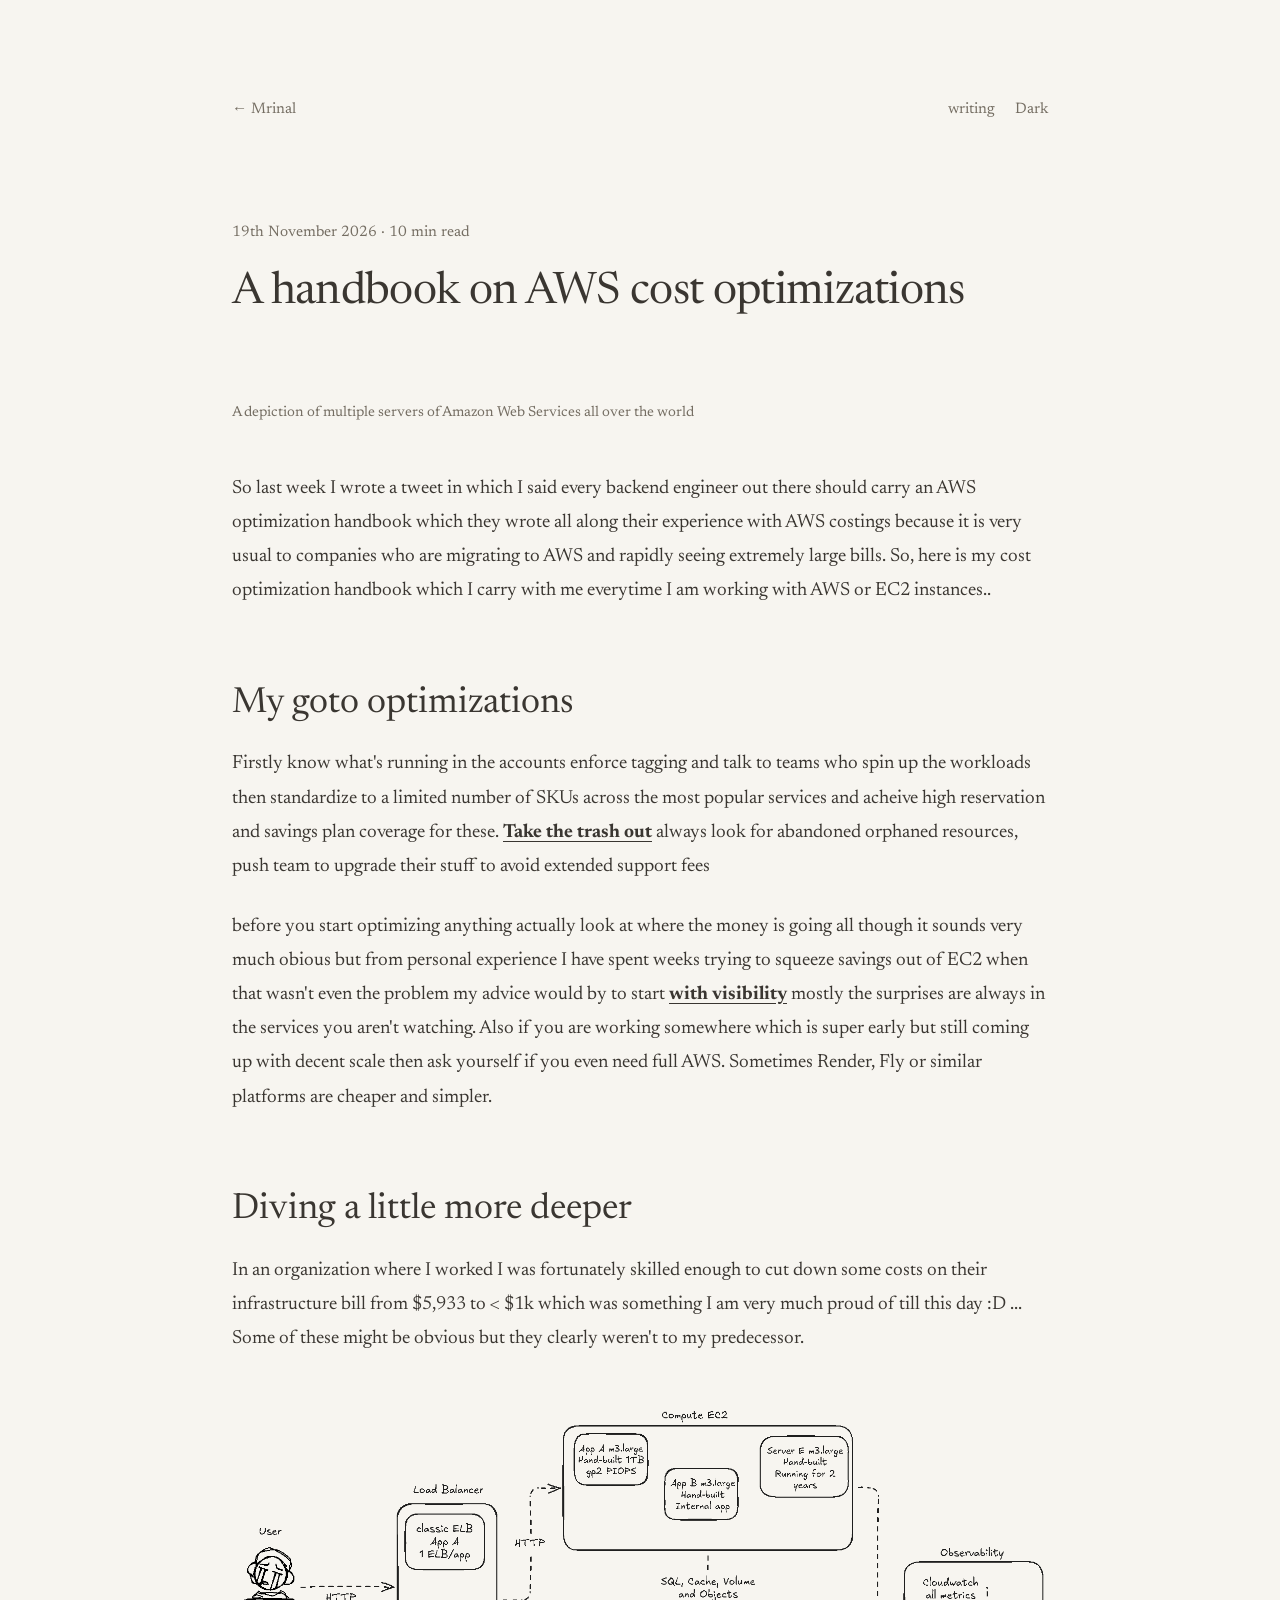
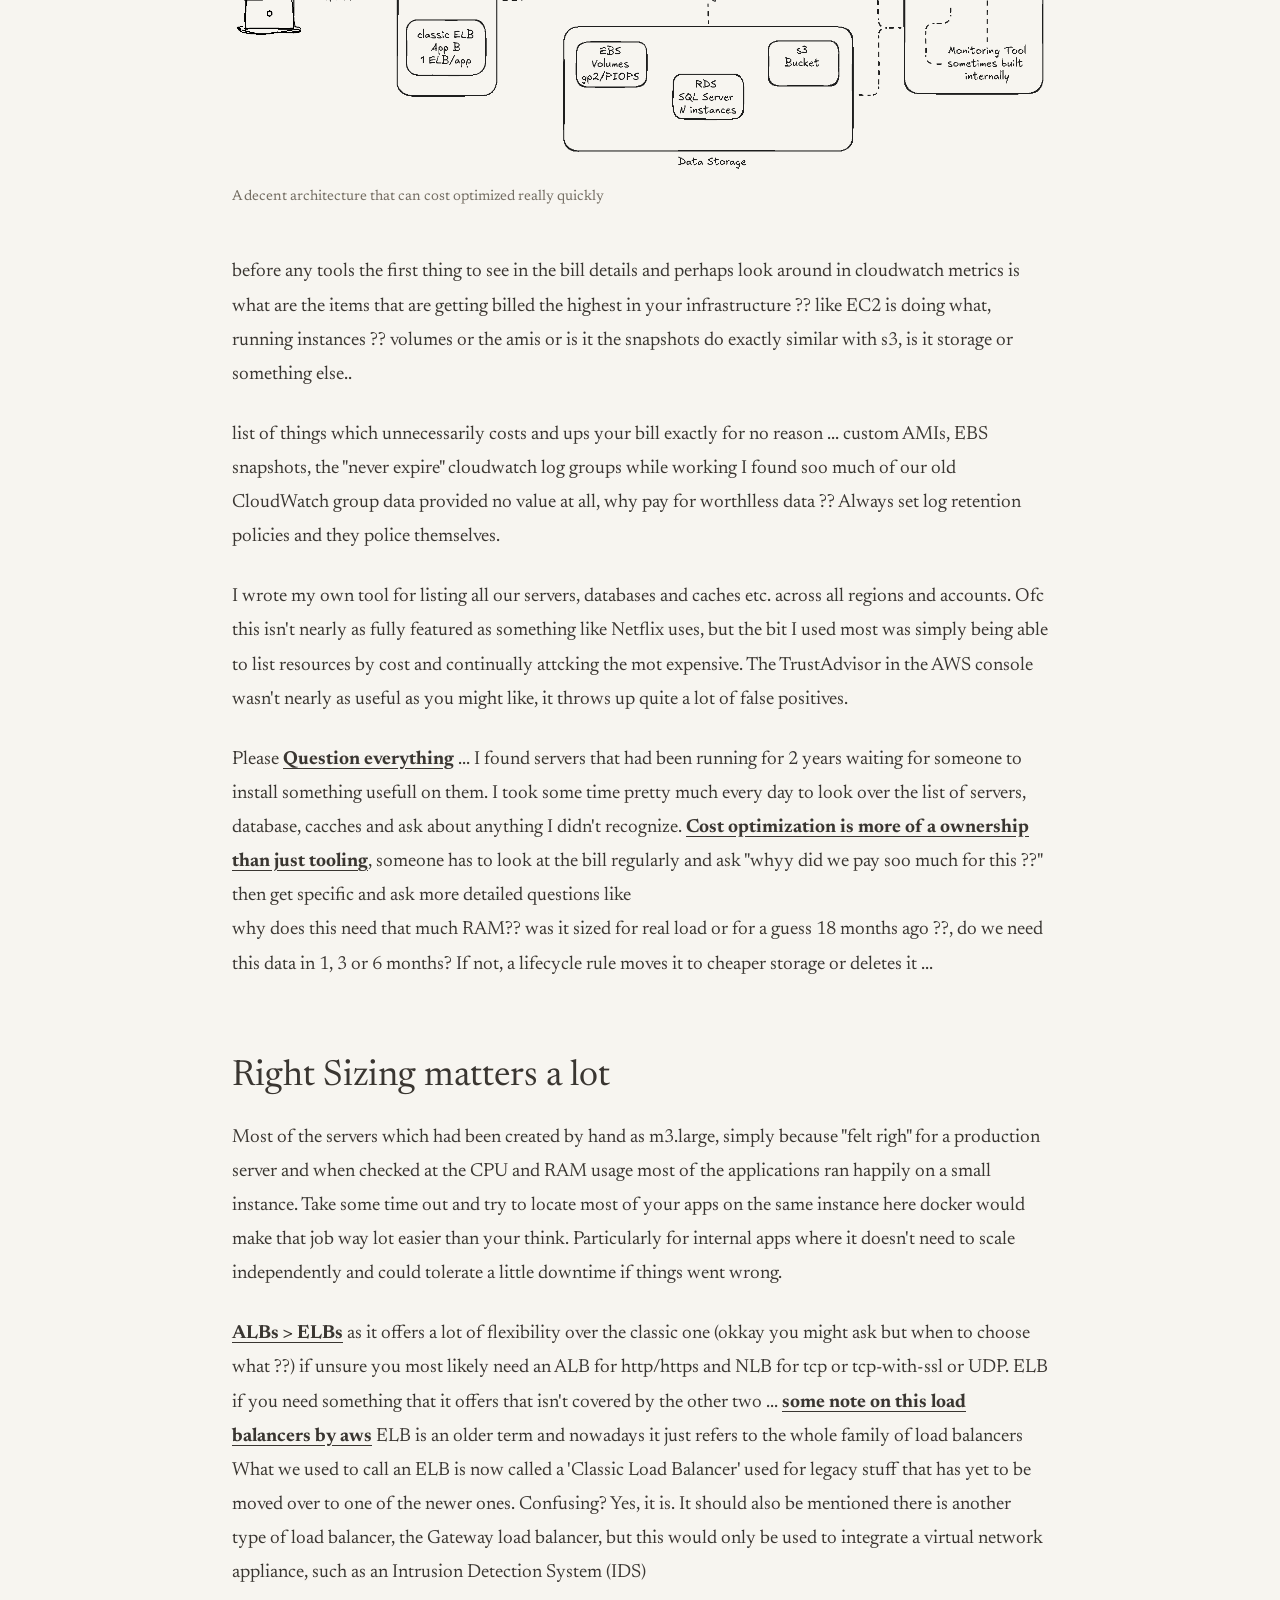
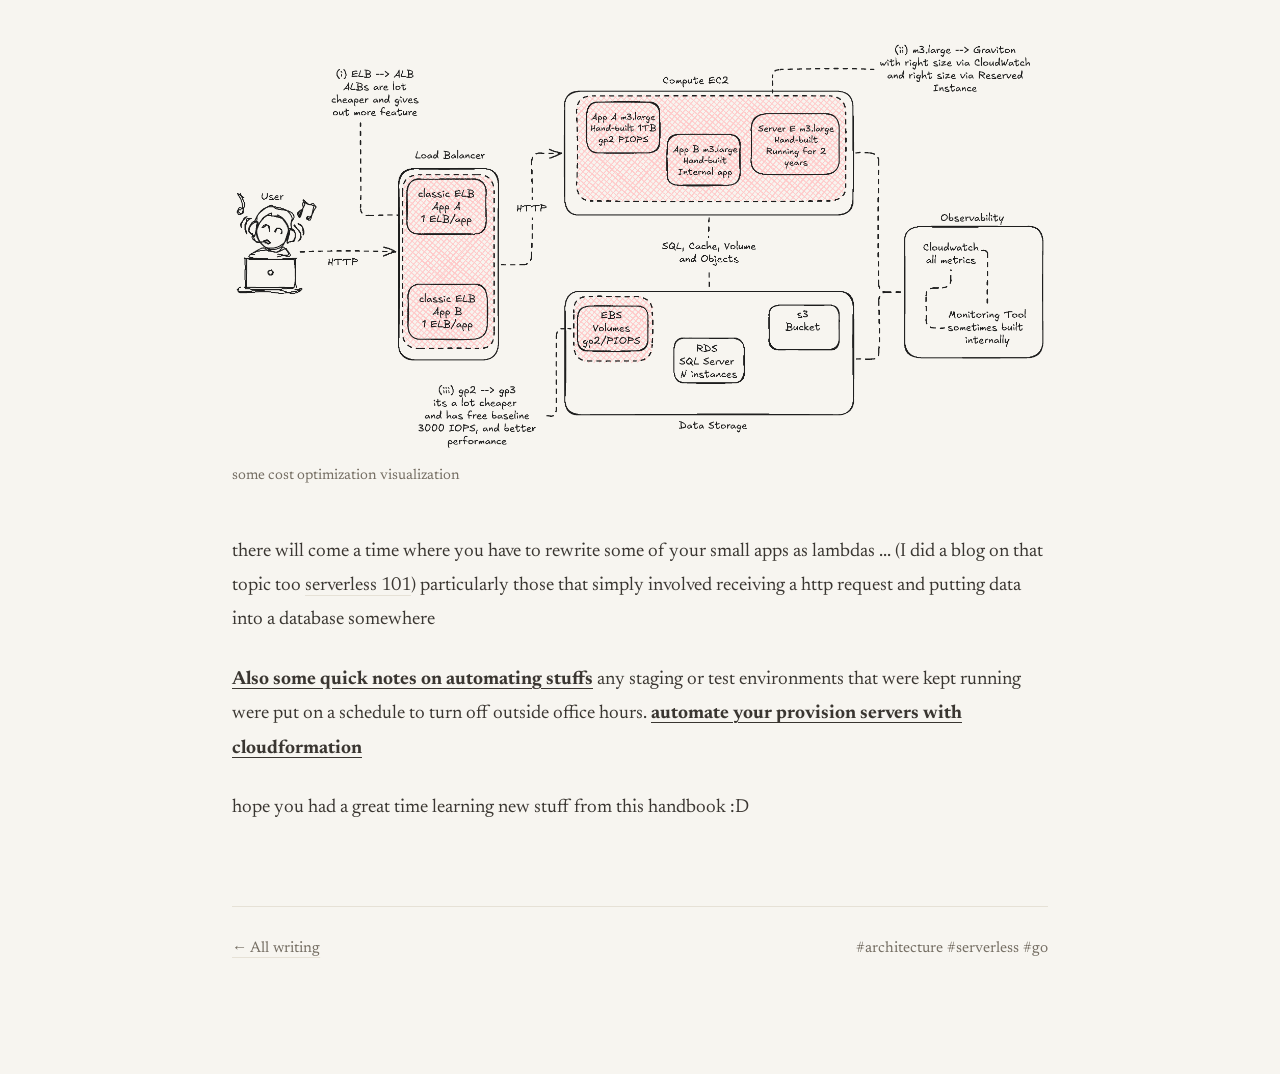
<file: articles/aws.html>
<!doctype html>
<html lang="en">
  <head>
    <meta charset="UTF-8" />

    <meta
      name="viewport"
      content="width=device-width, initial-scale=1, viewport-fit=cover"
    />

    <title>AWS cost optimizationz</title>

    <meta
      name="description"
      content="all about bills optimization for the aws infrastructure "
    />

    <!-- Open Graph -->
    <meta property="og:type" content="article" />
    <meta property="og:title" content="AWS cost optimization 101" />
    <meta
      property="og:description"
      content="every backend developer should carry their own AWS handbook with them"
    />
    <meta
      property="og:image"
      content="https://mrinalxdev.github.io/assets/aws/twitter.jpeg"
    />

    <!-- Twitter card -->
    <meta name="twitter:card" content="summary_large_image" />
    <meta name="twitter:title" content="AWS cost optimization 101" />
    <meta
      name="twitter:description"
      content="every backend developer should carry their own AWS handbook with them"
    />
    <meta
      name="twitter:image"
      content="https://mrinalxdev.github.io/assets/aws/twitter.jpeg"
    />
    <meta
      name="twitter:image:alt"
      content="Painting of two miners working by lamplight in a timbered mine"
    />

    <link rel="preconnect" href="https://fonts.googleapis.com" />
    <link rel="preconnect" href="https://fonts.gstatic.com" crossorigin />

    <link
      href="https://fonts.googleapis.com/css2?family=Newsreader:ital,opsz,wght@0,6..72,400;0,6..72,500;1,0..72,400&family=IBM+Plex+Mono:wght@400&display=swap"
      rel="stylesheet"
    />

    <script>
      (function () {
        try {
          var theme = localStorage.getItem("theme");

          if (theme === "dark" || theme === "light") {
            document.documentElement.setAttribute("data-theme", theme);
          } else {
            document.documentElement.setAttribute("data-theme", "light");
          }
        } catch (e) {
          document.documentElement.setAttribute("data-theme", "light");
        }
      })();
    </script>

    <script type="module" src="https://ascii.rest/ascii.js"></script>

    <link rel="stylesheet" href="../core/main.css" />

    <!-- <link rel="stylesheet" href="../core/main.css" /> -->
  </head>

  <body>
    <!-- Reading progress -->
    <div class="progress" aria-hidden="true">
      <span id="progress-bar"></span>
    </div>

    <main>
      <!-- Navigation -->
      <nav>
        <a href="/index.html">← Mrinal</a>

        <div class="nav-right">
          <span>writing</span>

          <button
            id="theme-toggle"
            class="theme-toggle"
            type="button"
            aria-label="Switch theme"
          >
            Dark
          </button>
        </div>
      </nav>

      <!-- Article header -->
      <header>
        <div class="meta">19th November 2026 · 10 min read</div>

        <h1>A handbook on AWS cost optimizations</h1>
      </header>

      <!-- Article -->
      <article>
        <figure class="diagram-container">
          <ascii-art piece="edge-orbit"></ascii-art>
          <figcaption>
            A depiction of multiple servers of Amazon Web Services all over the
            world
          </figcaption>
        </figure>
        <p>
          So last week I wrote a tweet in which I said every backend engineer
          out there should carry an AWS optimization handbook which they wrote
          all along their experience with AWS costings because it is very usual
          to companies who are migrating to AWS and rapidly seeing extremely
          large bills. So, here is my cost optimization handbook which I carry
          with me everytime I am working with AWS or EC2 instances..
        </p>

        <h2>My goto optimizations</h2>
        <p>
          Firstly know what's running in the accounts enforce tagging and talk
          to teams who spin up the workloads then standardize to a limited
          number of SKUs across the most popular services and acheive high
          reservation and savings plan coverage for these.
          <span class="bold">Take the trash out</span> always look for abandoned
          orphaned resources, push team to upgrade their stuff to avoid extended
          support fees
        </p>

        <p>
          before you start optimizing anything actually look at where the money
          is going all though it sounds very much obious but from personal
          experience I have spent weeks trying to squeeze savings out of EC2
          when that wasn't even the problem my advice would by to start
          <span class="bold">with visibility</span> mostly the surprises are
          always in the services you aren't watching. Also if you are working
          somewhere which is super early but still coming up with decent scale
          then ask yourself if you even need full AWS. Sometimes Render, Fly or
          similar platforms are cheaper and simpler.
        </p>

        <h2>Diving a little more deeper</h2>

        <p>
          In an organization where I worked I was fortunately skilled enough to
          cut down some costs on their infrastructure bill from $5,933 to < $1k
          which was something I am very much proud of till this day :D ... Some
          of these might be obvious but they clearly weren't to my predecessor.
        </p>

        <figure class="diagram-container">
          <img
            class="diagram diagram-dark"
            src="../assets/aws/architecture-dark.gif"
            alt="Architecture of the Redis-like server"
          />
          <img
            class="diagram diagram-light"
            src="../assets/aws/architecture-light.gif"
            alt="Architecture of the Redis-like server"
          />
          <figcaption>
            A decent architecture that can cost optimized really quickly
          </figcaption>
        </figure>

        <p>
          before any tools the first thing to see in the bill details and
          perhaps look around in cloudwatch metrics is what are the items that
          are getting billed the highest in your infrastructure ?? like EC2 is
          doing what, running instances ?? volumes or the amis or is it the
          snapshots do exactly similar with s3, is it storage or something
          else..
        </p>

        <p>
          list of things which unnecessarily costs and ups your bill exactly for
          no reason ... custom AMIs, EBS snapshots, the "never expire"
          cloudwatch log groups while working I found soo much of our old
          CloudWatch group data provided no value at all, why pay for worthlless
          data ?? Always set log retention policies and they police themselves.
        </p>

        <p>
          I wrote my own tool for listing all our servers, databases and caches
          etc. across all regions and accounts. Ofc this isn't nearly as fully
          featured as something like Netflix uses, but the bit I used most was
          simply being able to list resources by cost and continually attcking
          the mot expensive. The TrustAdvisor in the AWS console wasn't nearly
          as useful as you might like, it throws up quite a lot of false
          positives.
        </p>

        <p>
          Please <span class="bold">Question everything</span> ... I found
          servers that had been running for 2 years waiting for someone to
          install something usefull on them. I took some time pretty much every
          day to look over the list of servers, database, cacches and ask about
          anything I didn't recognize.
          <span class="bold"
            >Cost optimization is more of a ownership than just tooling</span
          >, someone has to look at the bill regularly and ask "whyy did we pay
          soo much for this ??" then get specific and ask more detailed
          questions like <br />
          why does this need that much RAM?? was it sized for real load or for a
          guess 18 months ago ??, do we need this data in 1, 3 or 6 months? If
          not, a lifecycle rule moves it to cheaper storage or deletes it ...
        </p>

        <h2>Right Sizing matters a lot</h2>

        <p>
          Most of the servers which had been created by hand as m3.large, simply
          because "felt righ" for a production server and when checked at the
          CPU and RAM usage most of the applications ran happily on a small
          instance. Take some time out and try to locate most of your apps on
          the same instance here docker would make that job way lot easier than
          your think. Particularly for internal apps where it doesn't need to
          scale independently and could tolerate a little downtime if things
          went wrong.
        </p>

        <p>
          <span class="bold">ALBs > ELBs</span> as it offers a lot of
          flexibility over the classic one (okkay you might ask but when to
          choose what ??) if unsure you most likely need an ALB for http/https
          and NLB for tcp or tcp-with-ssl or UDP. ELB if you need something that
          it offers that isn't covered by the other two ...
          <span class="bold">some note on this load balancers by aws</span> ELB
          is an older term and nowadays it just refers to the whole family of
          load balancers What we used to call an ELB is now called a 'Classic
          Load Balancer' used for legacy stuff that has yet to be moved over to
          one of the newer ones. Confusing? Yes, it is. It should also be
          mentioned there is another type of load balancer, the Gateway load
          balancer, but this would only be used to integrate a virtual network
          appliance, such as an Intrusion Detection System (IDS)
        </p>

        <figure class="diagram-container">
          <img
            class="diagram diagram-dark"
            src="../assets/aws/cost-arch-dark.gif"
            alt="Architecture of the Redis-like server"
          />
          <img
            class="diagram diagram-light"
            src="../assets/aws/cost-arch-light.gif"
            alt="Architecture of the Redis-like server"
          />
          <figcaption>some cost optimization visualization</figcaption>
        </figure>

        <p>
          there will come a time where you have to rewrite some of your small
          apps as lambdas ... (I did a blog on that topic too
          <a href="./serverless.html" target="_blank" rel="noopener noreferrer"
            >serverless 101</a
          >) particularly those that simply involved receiving a http request
          and putting data into a database somewhere
        </p>

        <p>
          <span class="bold">Also some quick notes on automating stuffs</span>
          any staging or test environments that were kept running were put on a
          schedule to turn off outside office hours.
          <snap class="bold"
            >automate your provision servers with cloudformation</snap
          >
        </p>

        <p>
          hope you had a great time learning new stuff from this handbook :D
        </p>
      </article>

      <!-- Footer -->
      <footer>
        <a href="/index.html">← All writing</a>

        <span>#architecture #serverless #go</span>
      </footer>
    </main>

    <script src="../core/main.js"></script>
  </body>
</html>
</file>
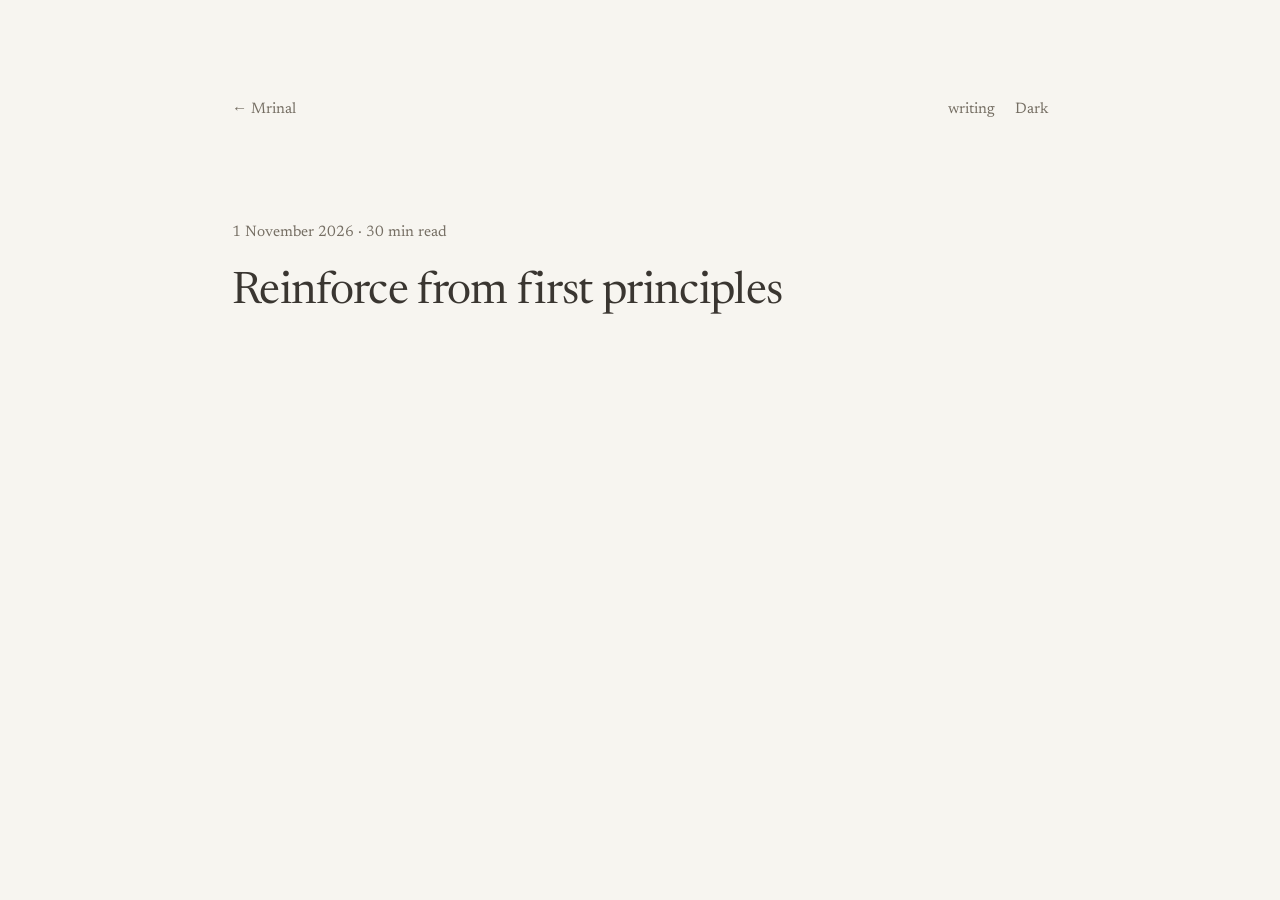
<file: articles/reinforce.html>
<!doctype html>
<html lang="en">
  <head>
    <meta charset="UTF-8" />

    <meta
      name="viewport"
      content="width=device-width, initial-scale=1, viewport-fit=cover"
    />

    <title>Serverless</title>

    <link rel="preconnect" href="https://fonts.googleapis.com" />
    <link rel="preconnect" href="https://fonts.gstatic.com" crossorigin />

    <link
      href="https://fonts.googleapis.com/css2?family=Newsreader:ital,opsz,wght@0,6..72,400;0,6..72,500;1,0..72,400&family=IBM+Plex+Mono:wght@400&display=swap"
      rel="stylesheet"
    />

    <script>
      (function () {
        try {
          var theme = localStorage.getItem("theme");

          if (theme === "dark" || theme === "light") {
            document.documentElement.setAttribute("data-theme", theme);
          } else {
            document.documentElement.setAttribute("data-theme", "light");
          }
        } catch (e) {
          document.documentElement.setAttribute("data-theme", "light");
        }
      })();
    </script>

    <link rel="stylesheet" href="../core/main.css" />
    <script src="../core/main.js" defer></script>

    <!-- <link rel="stylesheet" href="../core/main.css" /> -->
  </head>
  <body>
    <div class="progress" aria-hidden="true">
      <span id="progress-bar"></span>
    </div>

    <main>
      <nav>
        <a href="/index.html">← Mrinal</a>

        <div class="nav-right">
          <span>writing</span>

          <button
            id="theme-toggle"
            class="theme-toggle"
            type="button"
            aria-label="Switch theme"
          >
            Dark
          </button>
        </div>
      </nav>

      <header>
        <div class="meta">1 November 2026 · 30 min read</div>

        <h1>Reinforce from first principles</h1>
      </header>
    </main>
  </body>
</html>
</file>
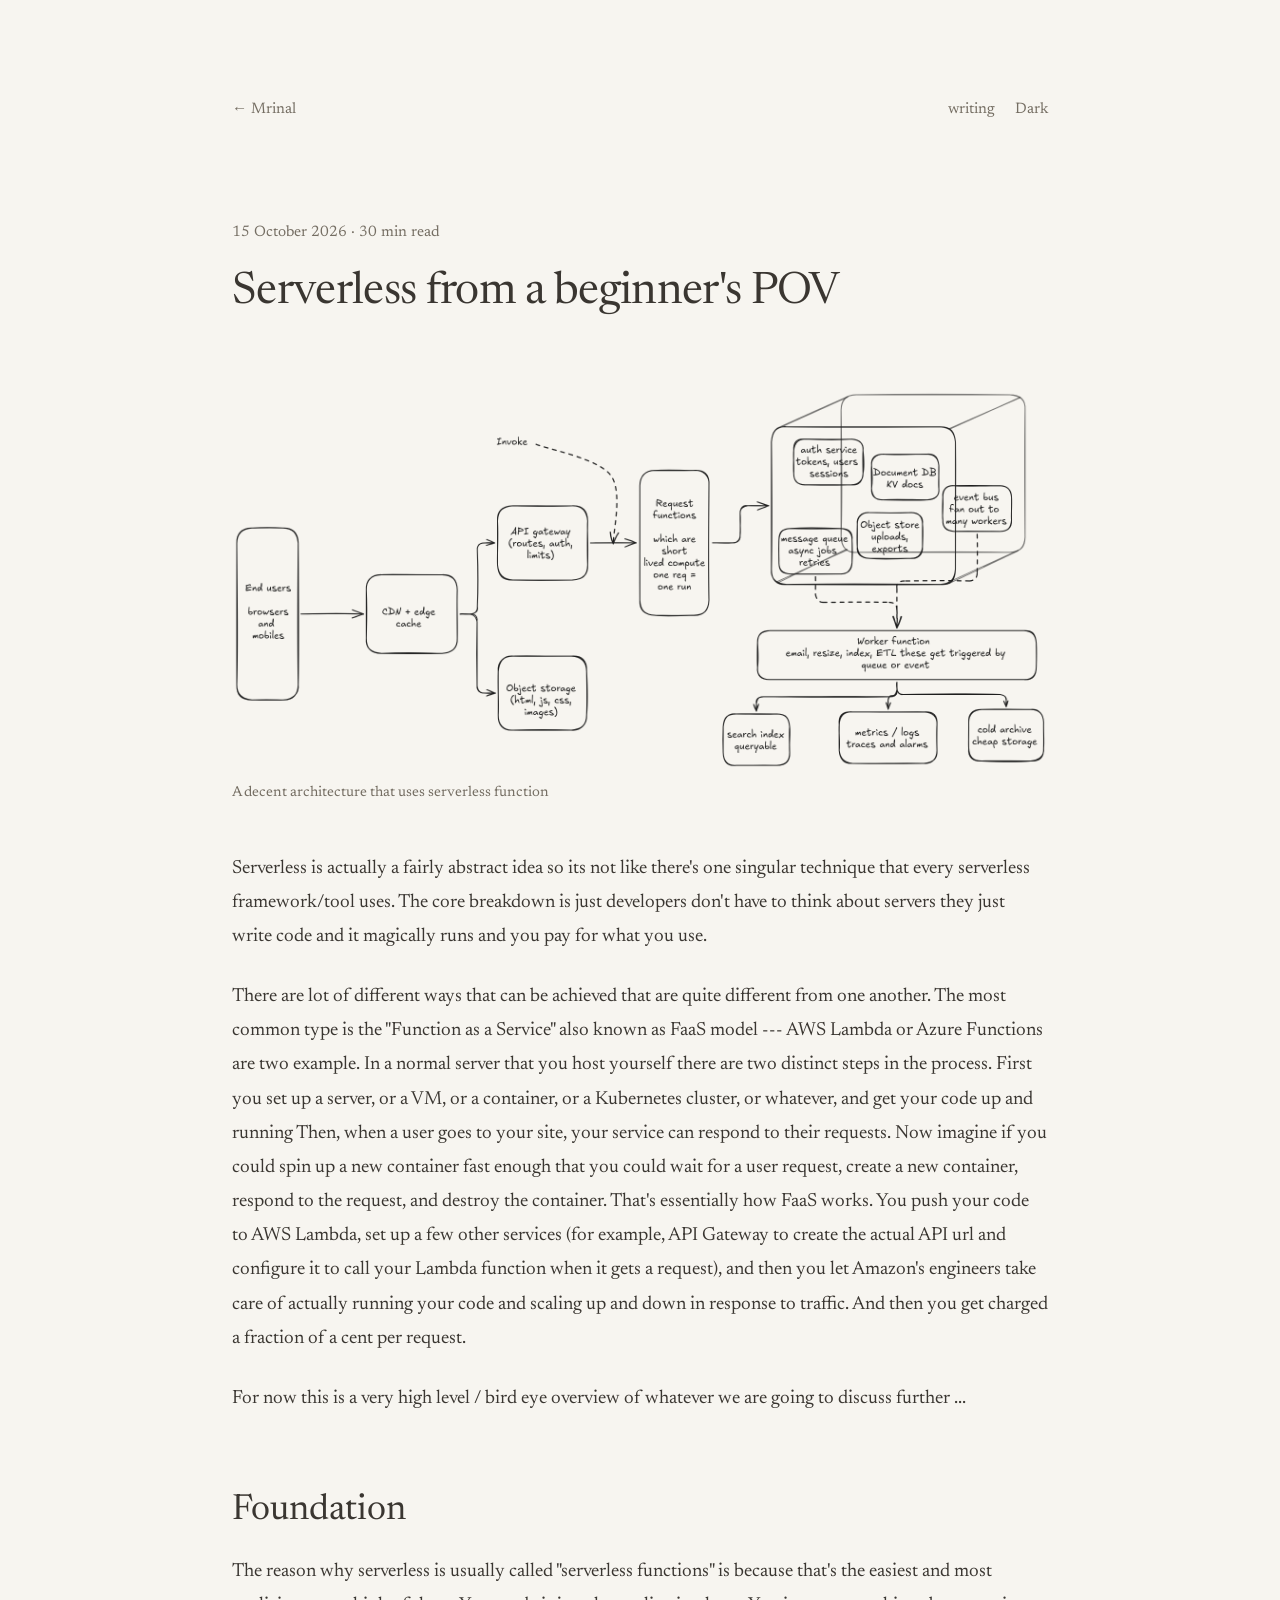
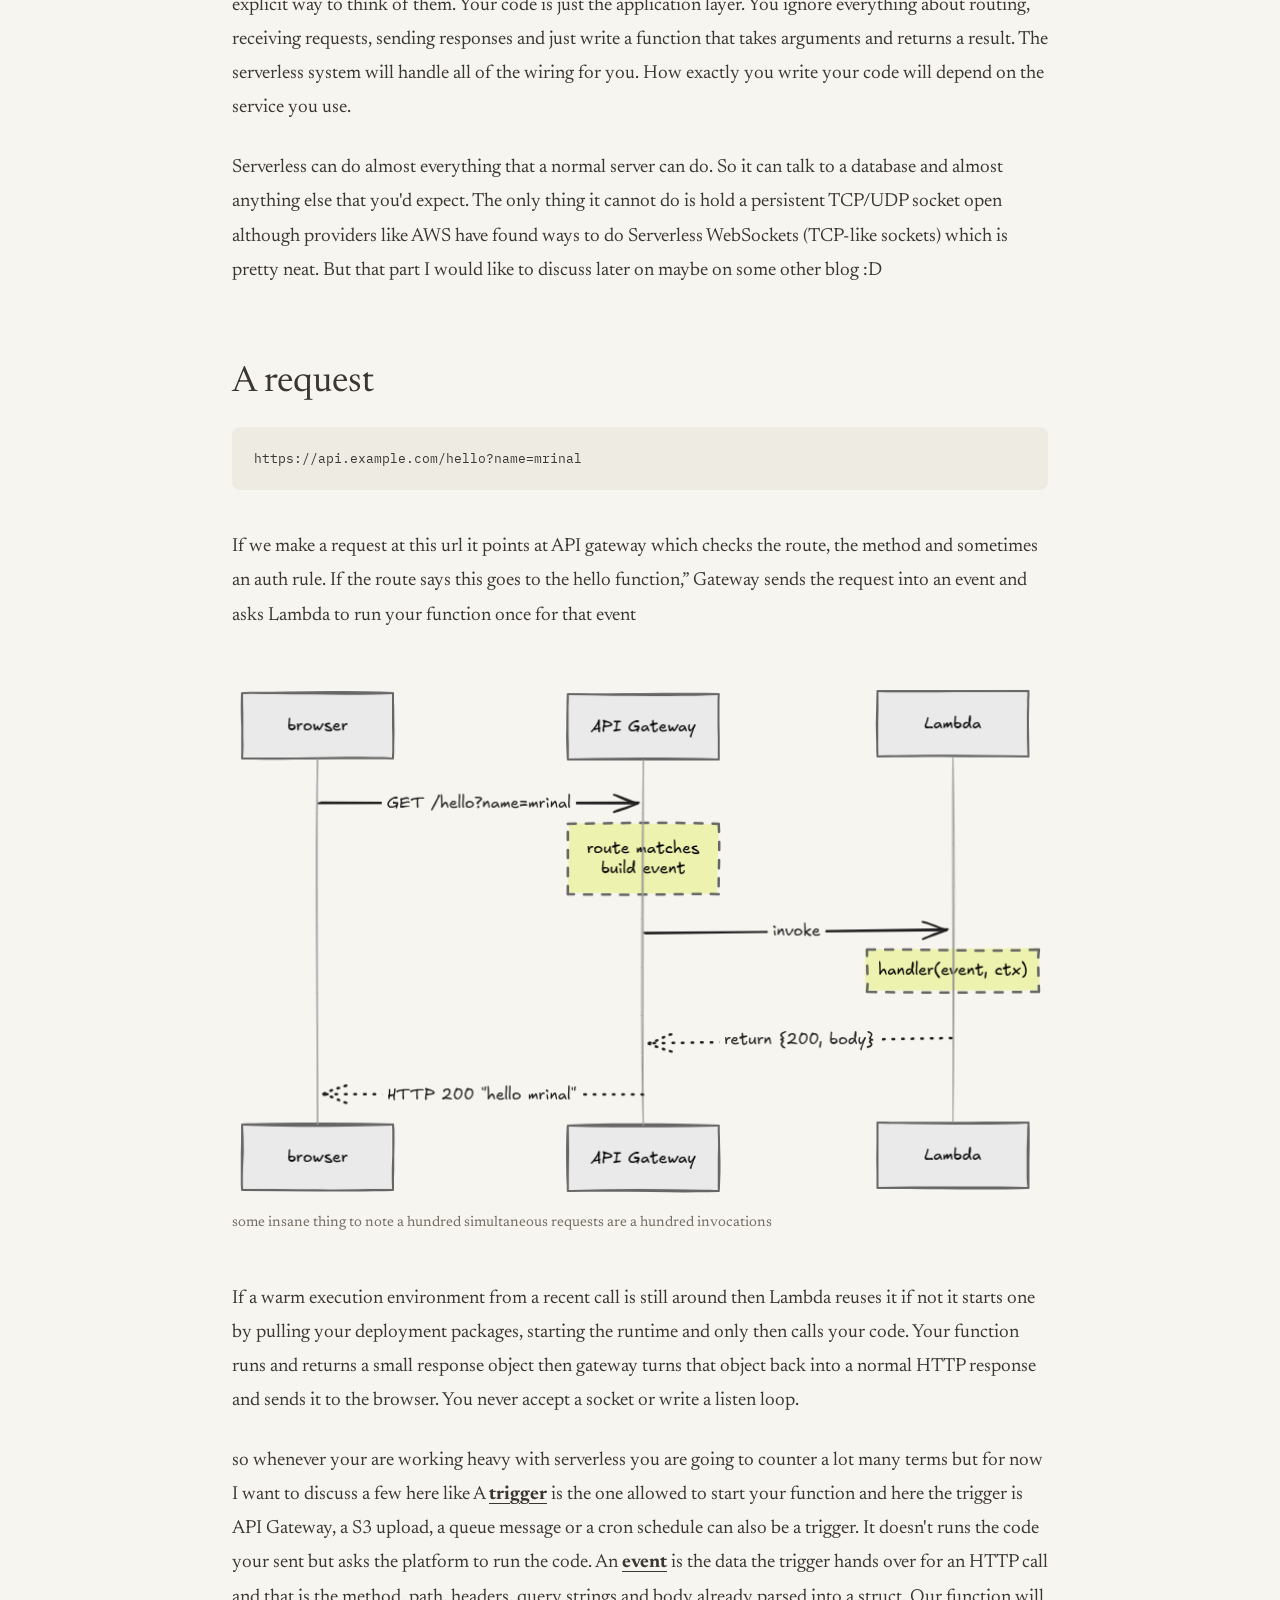
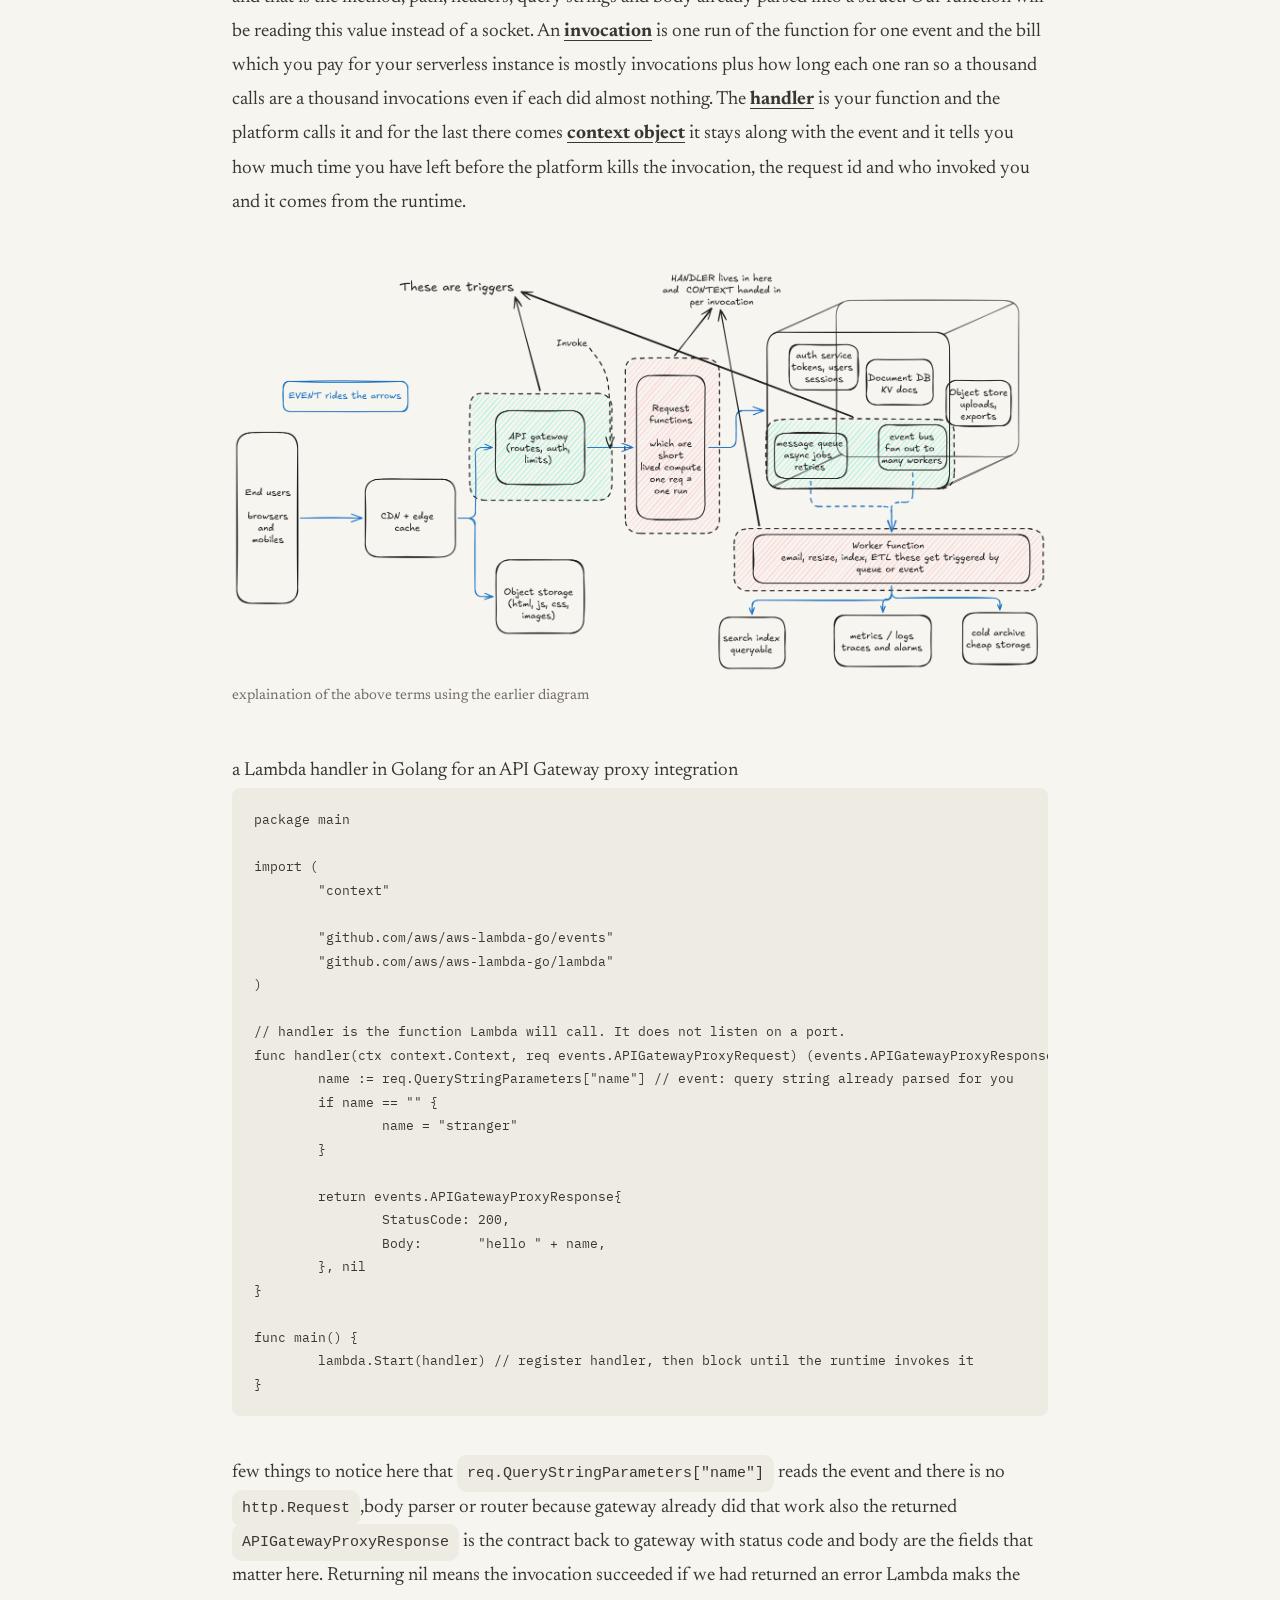
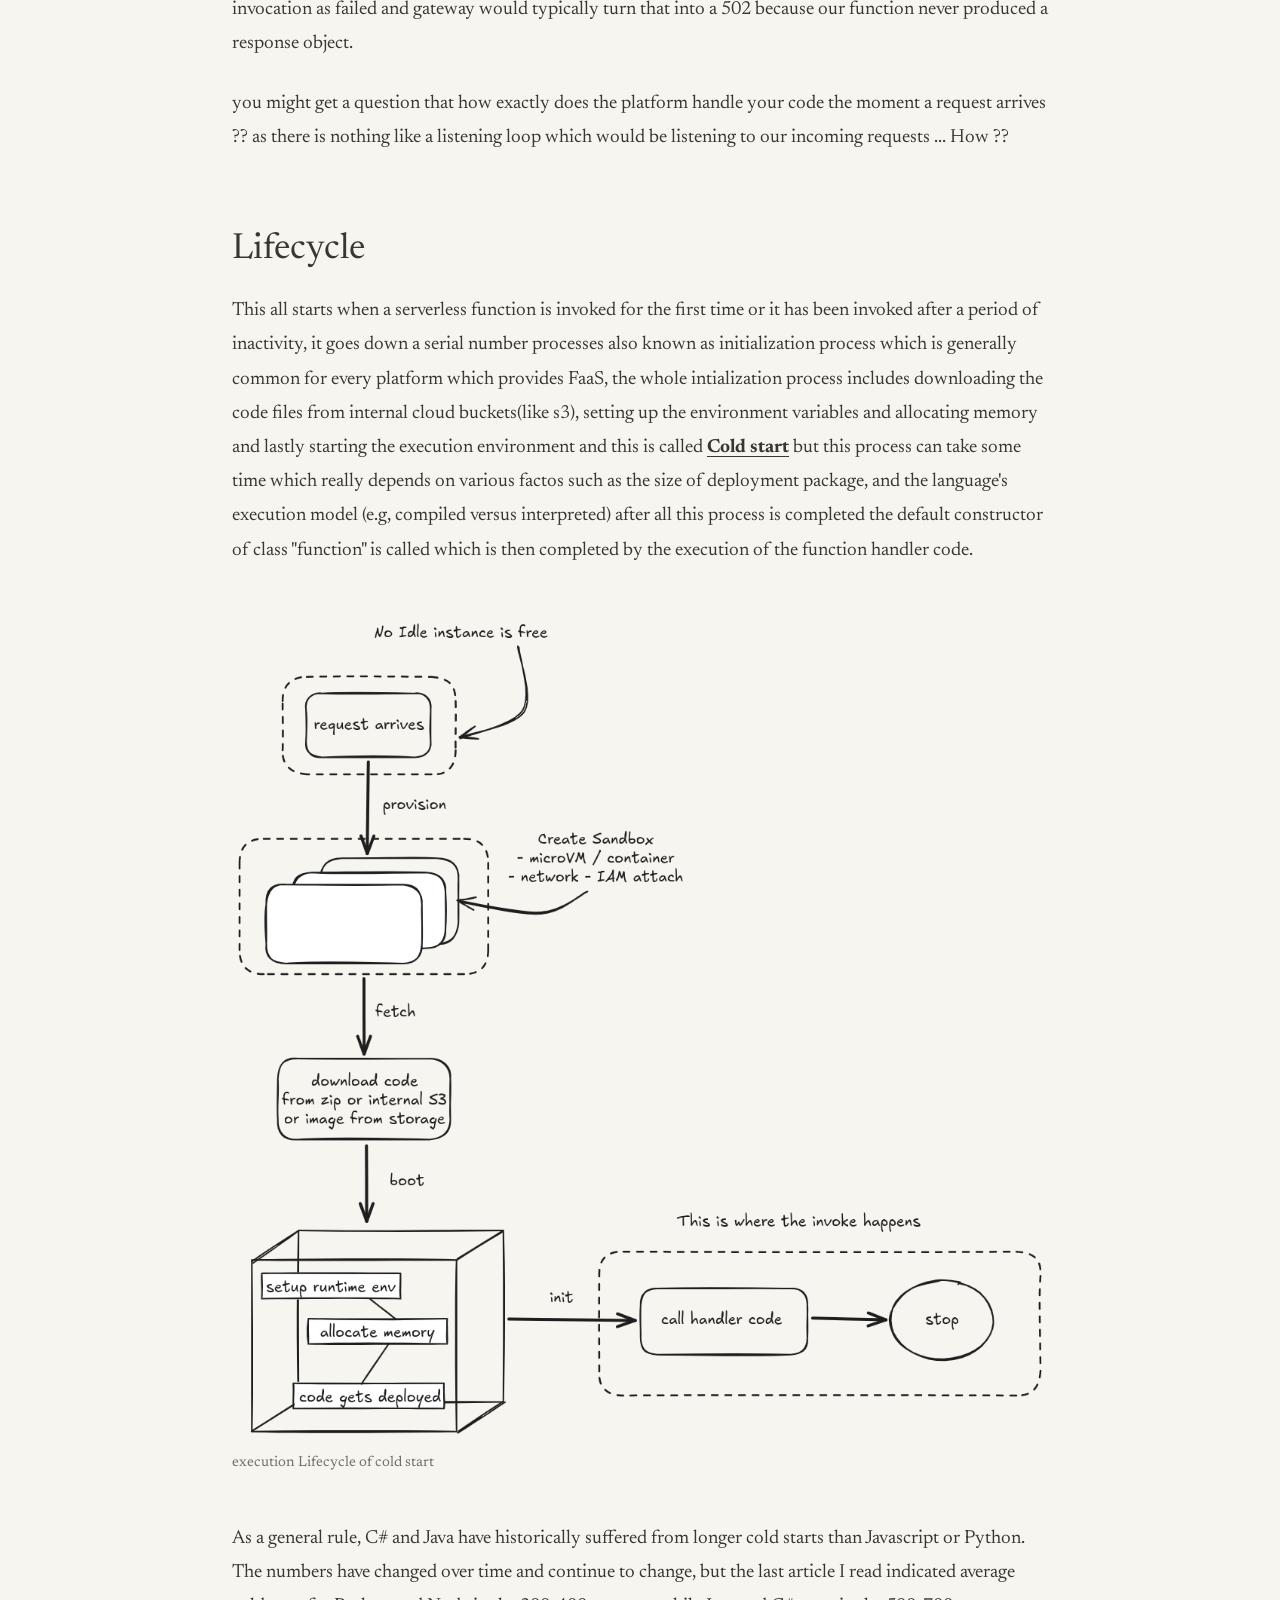
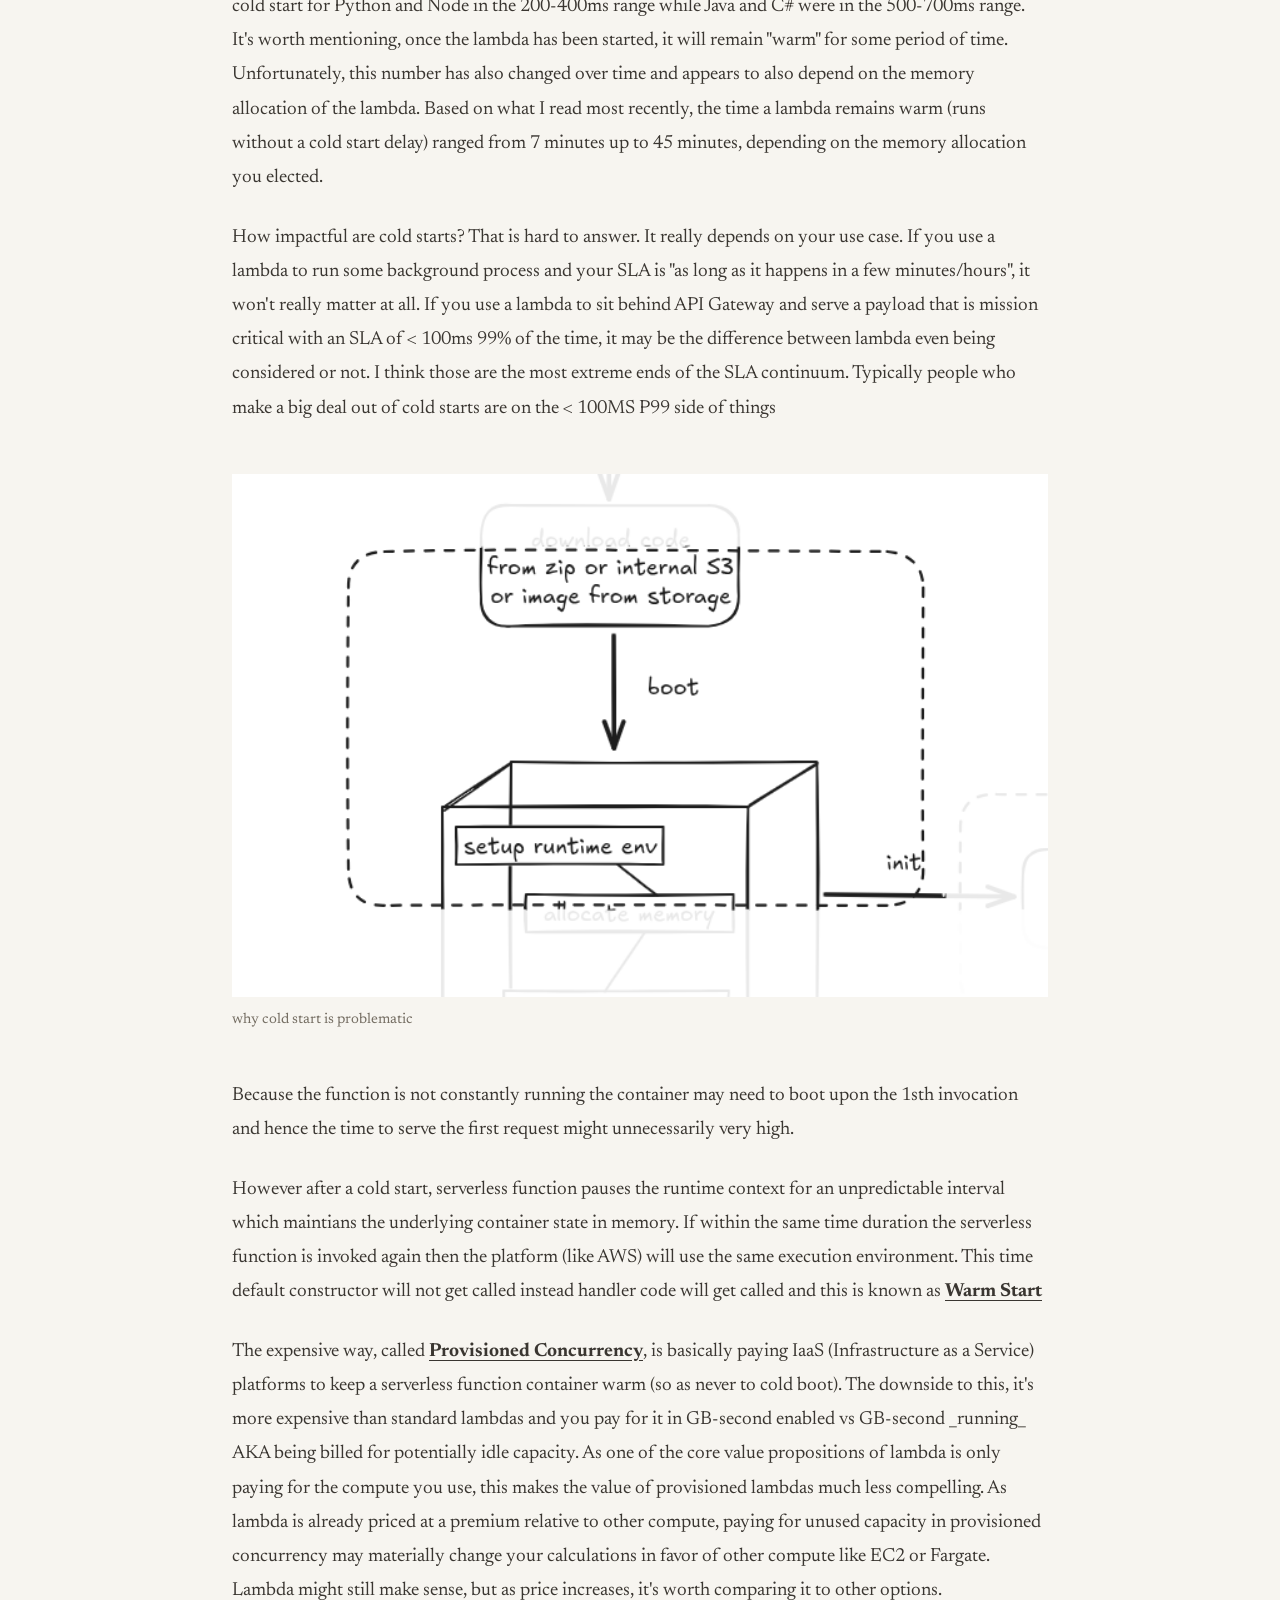
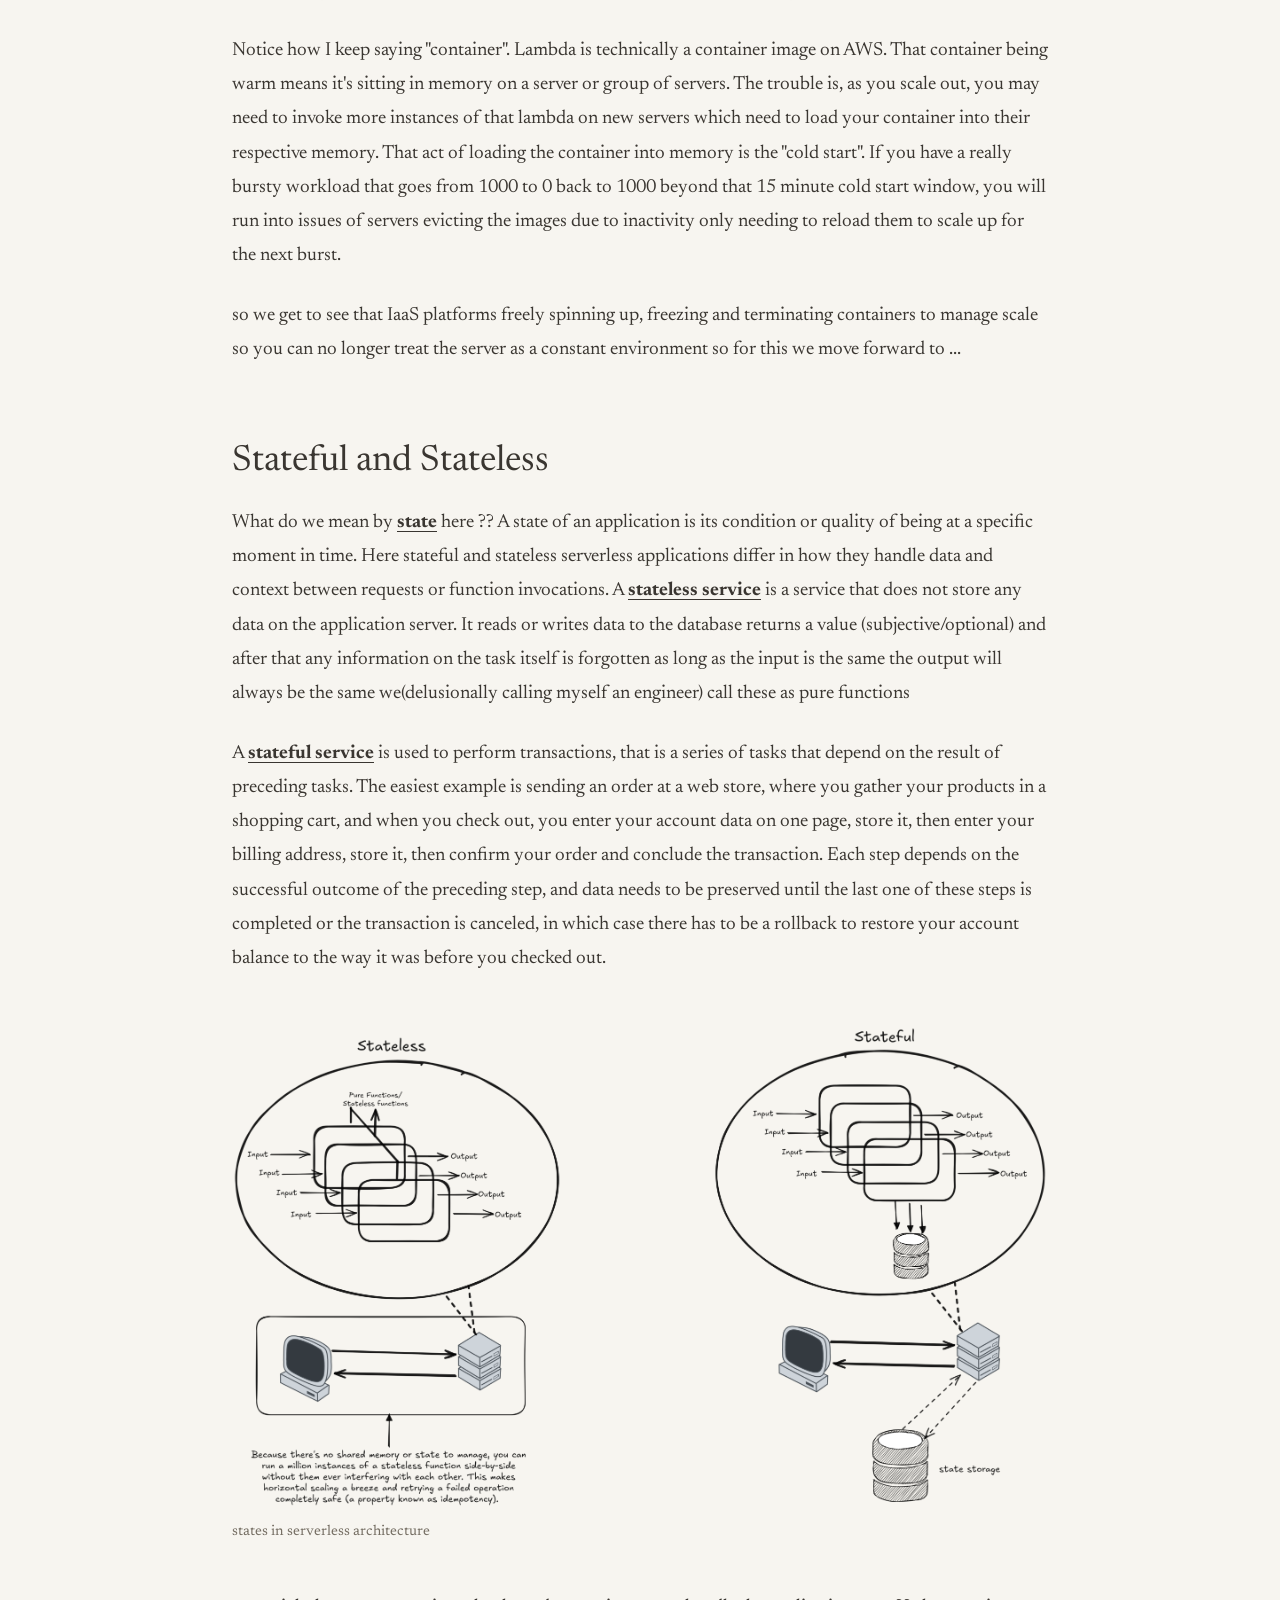
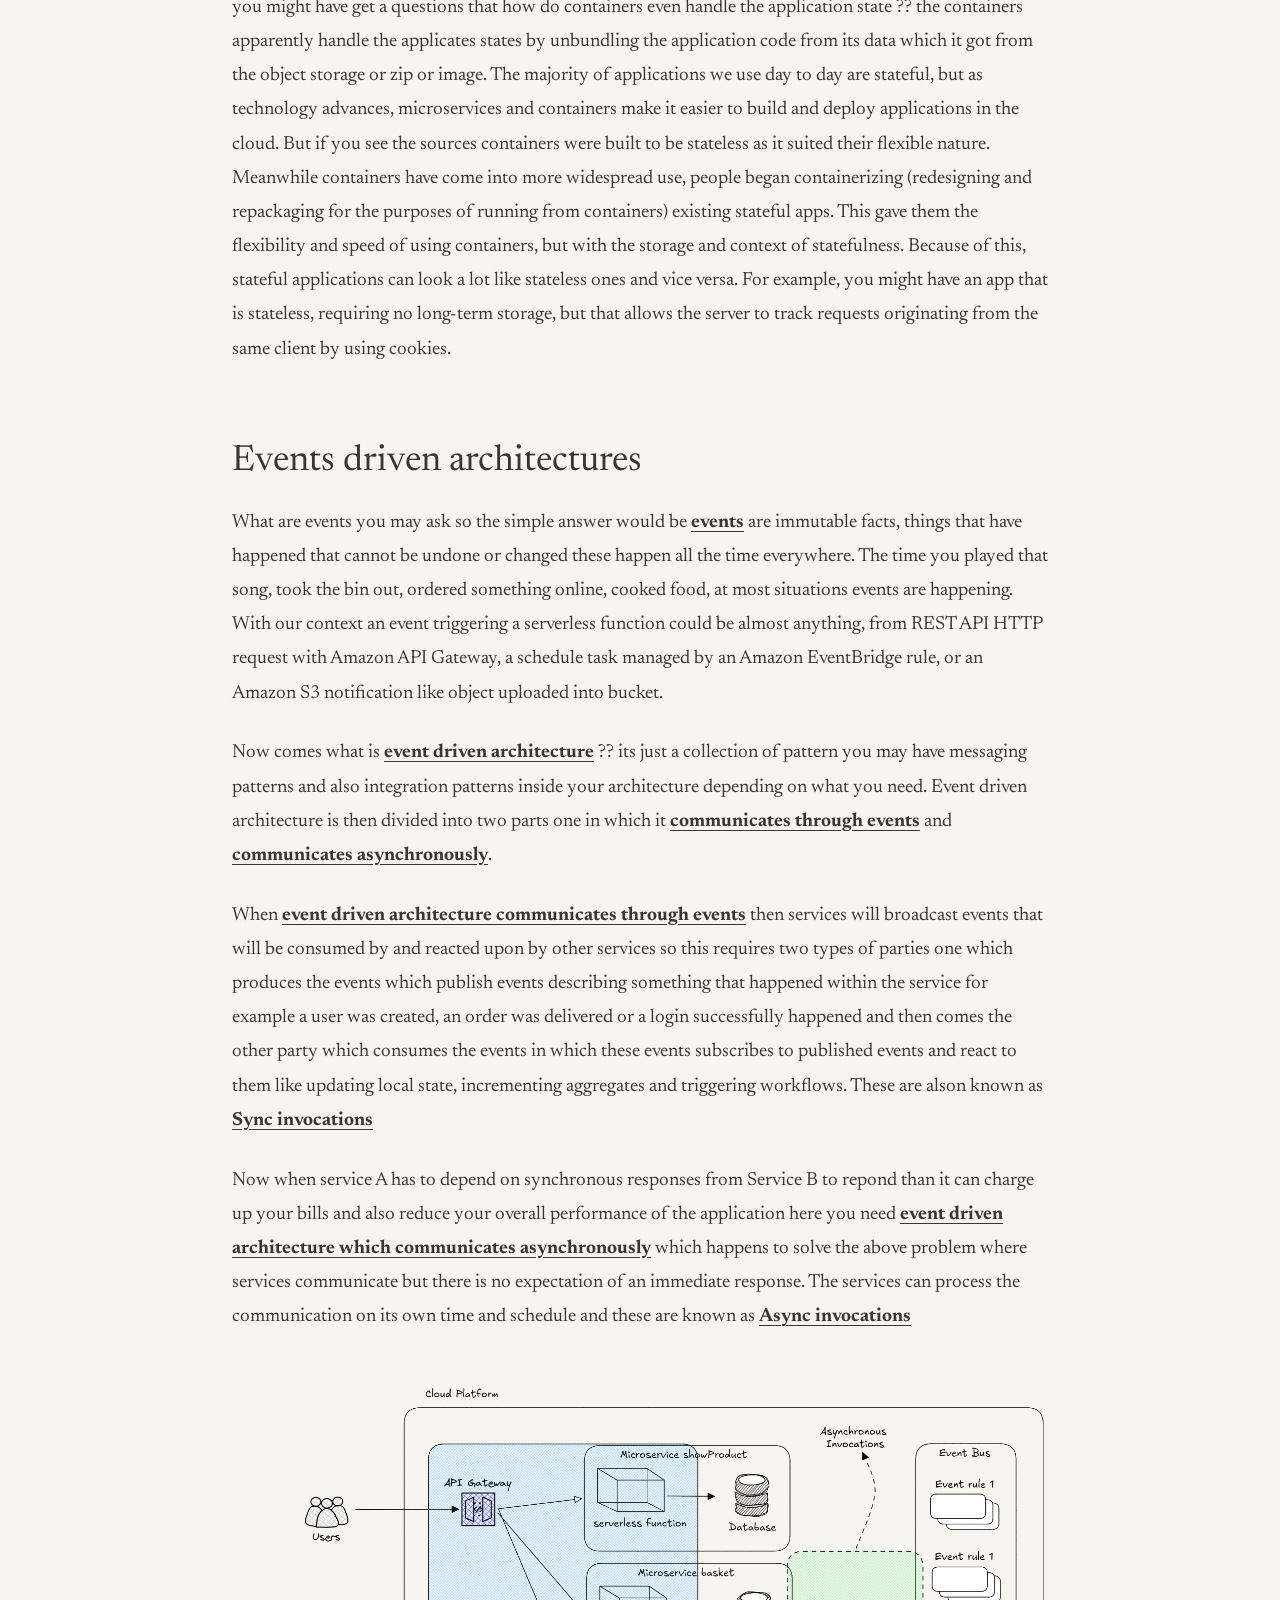
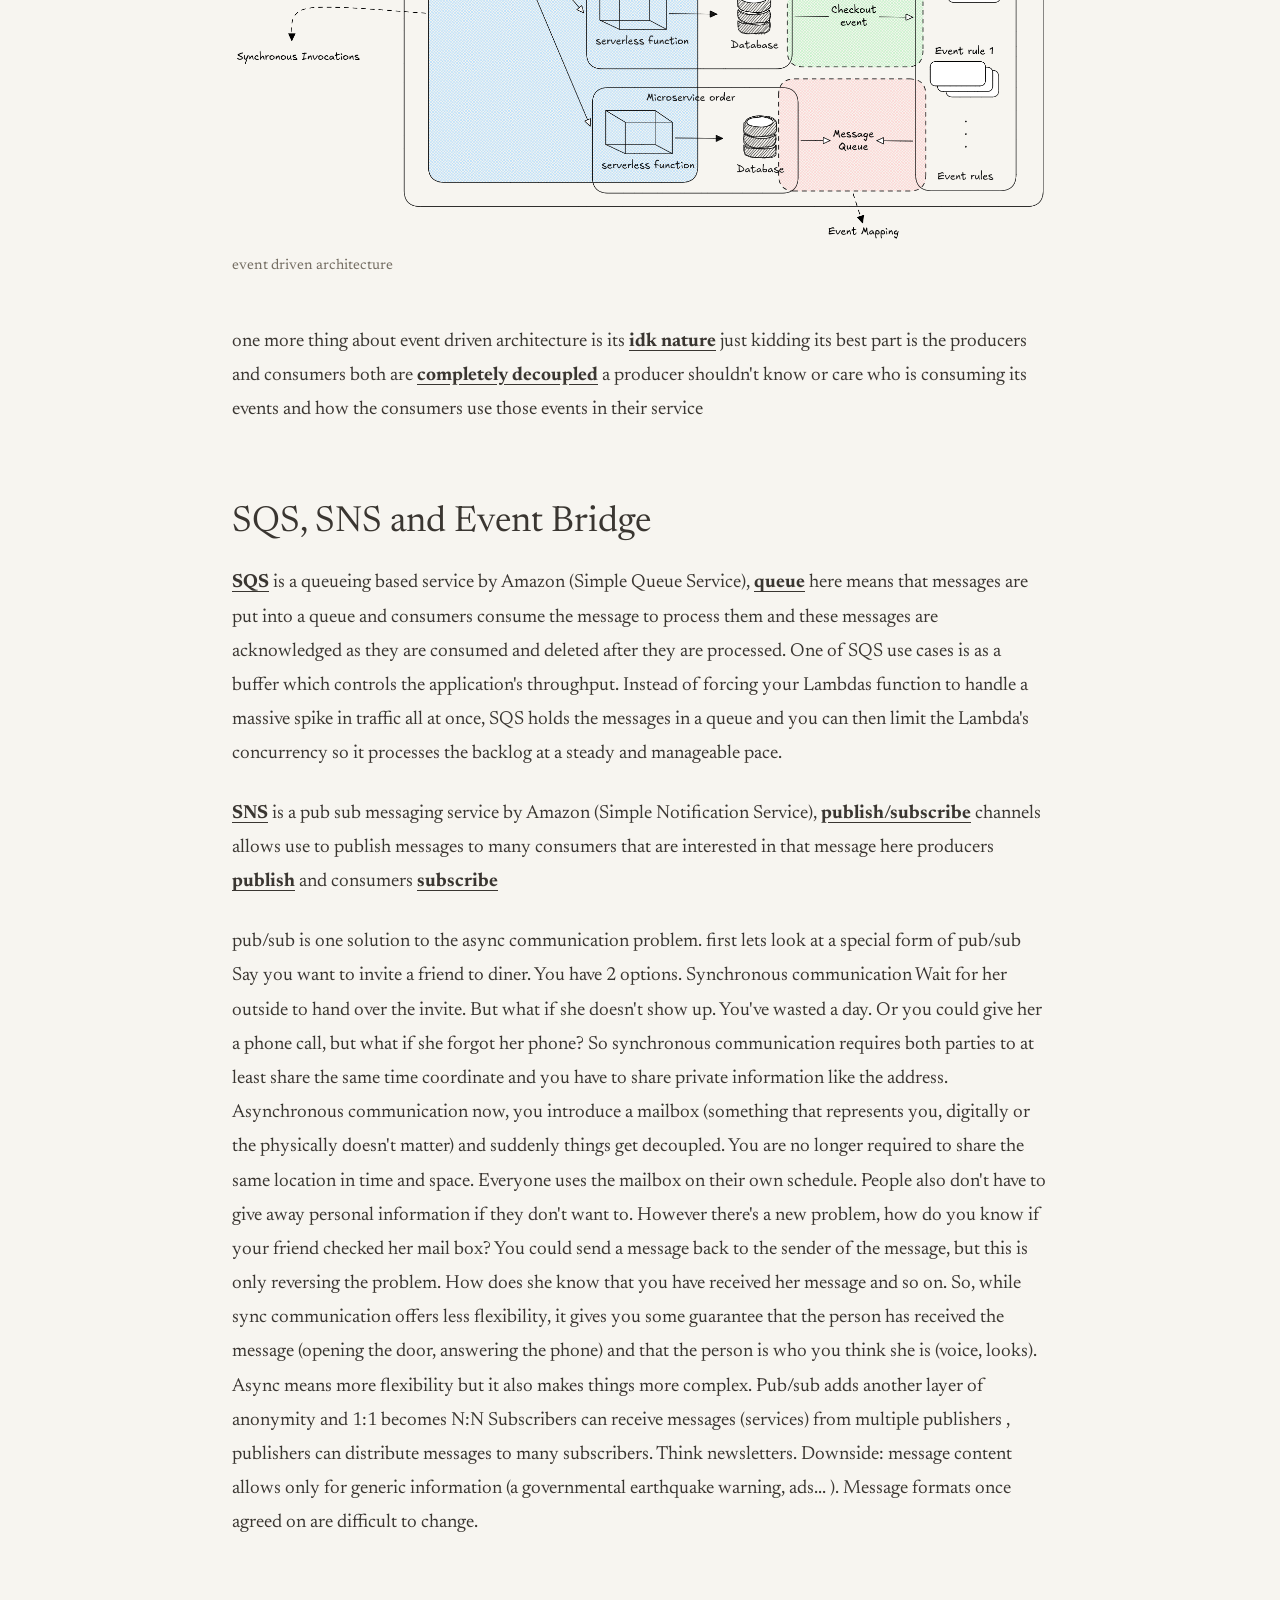
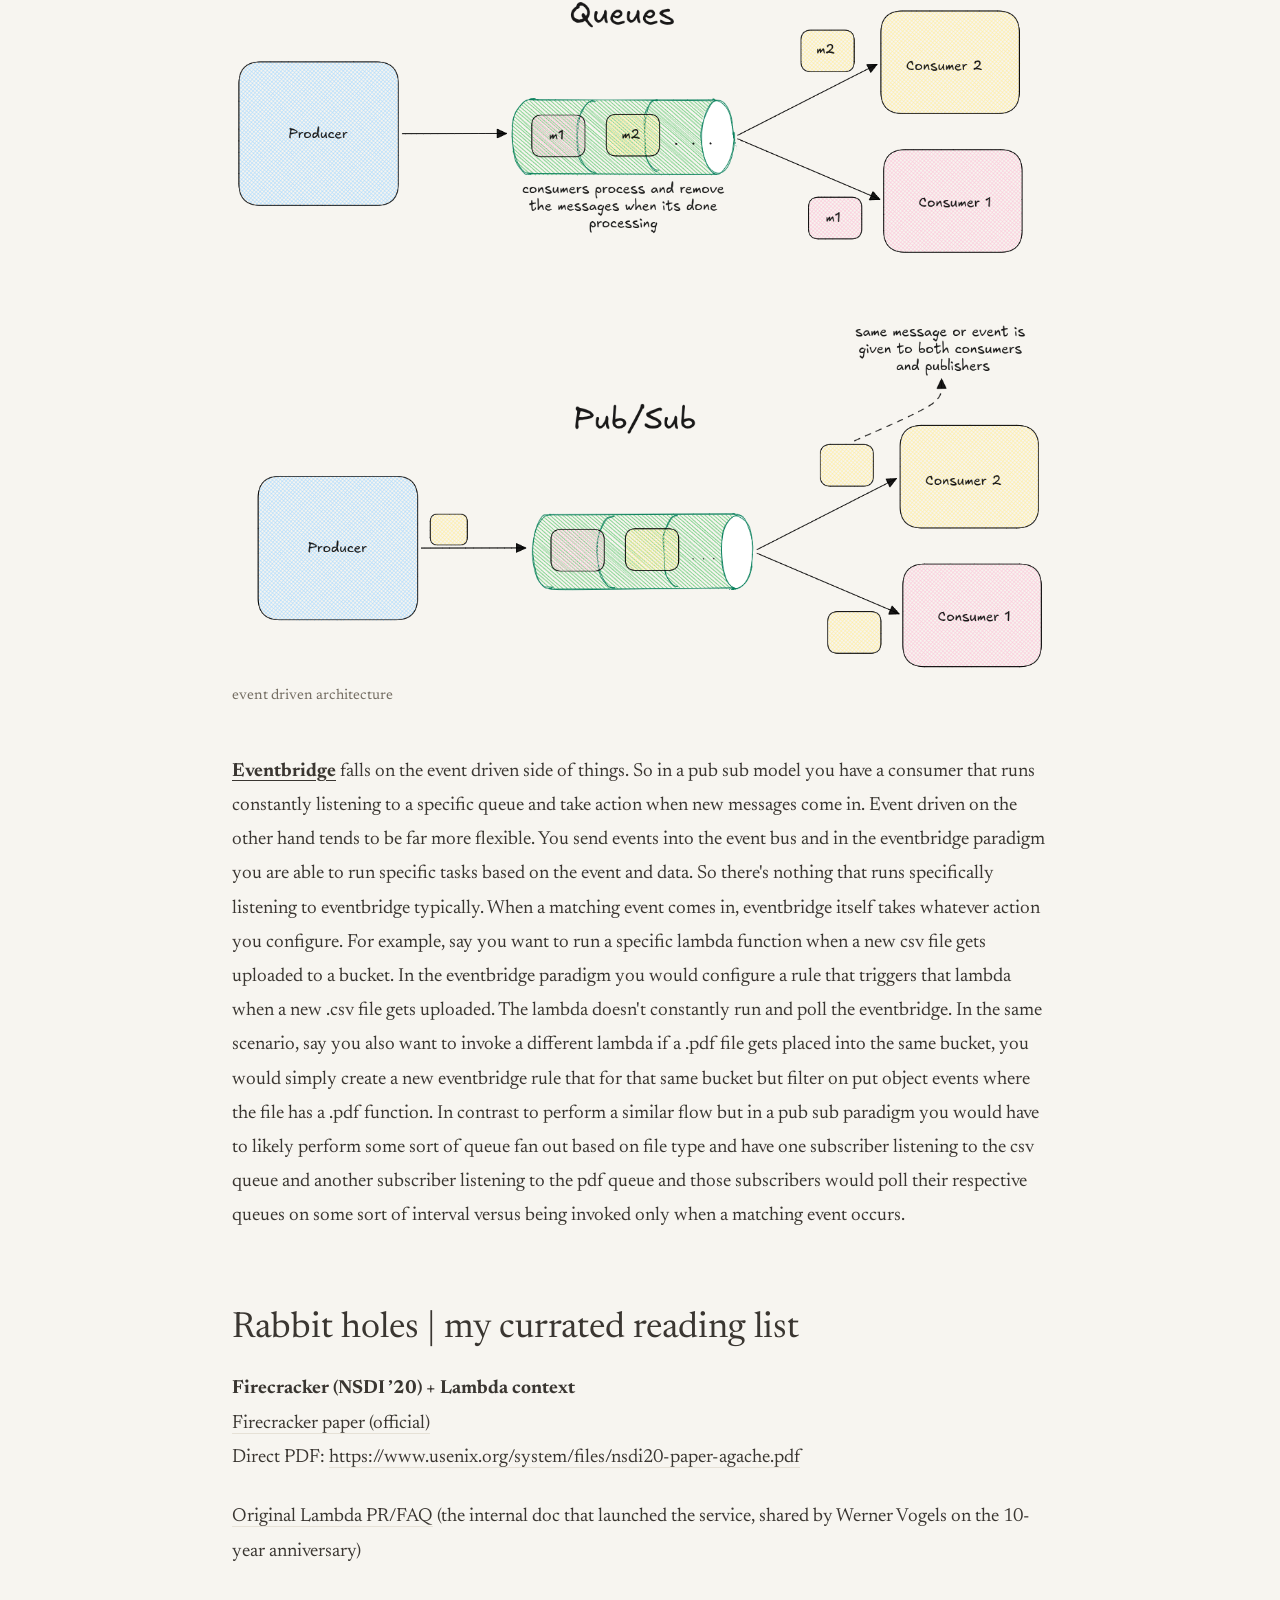
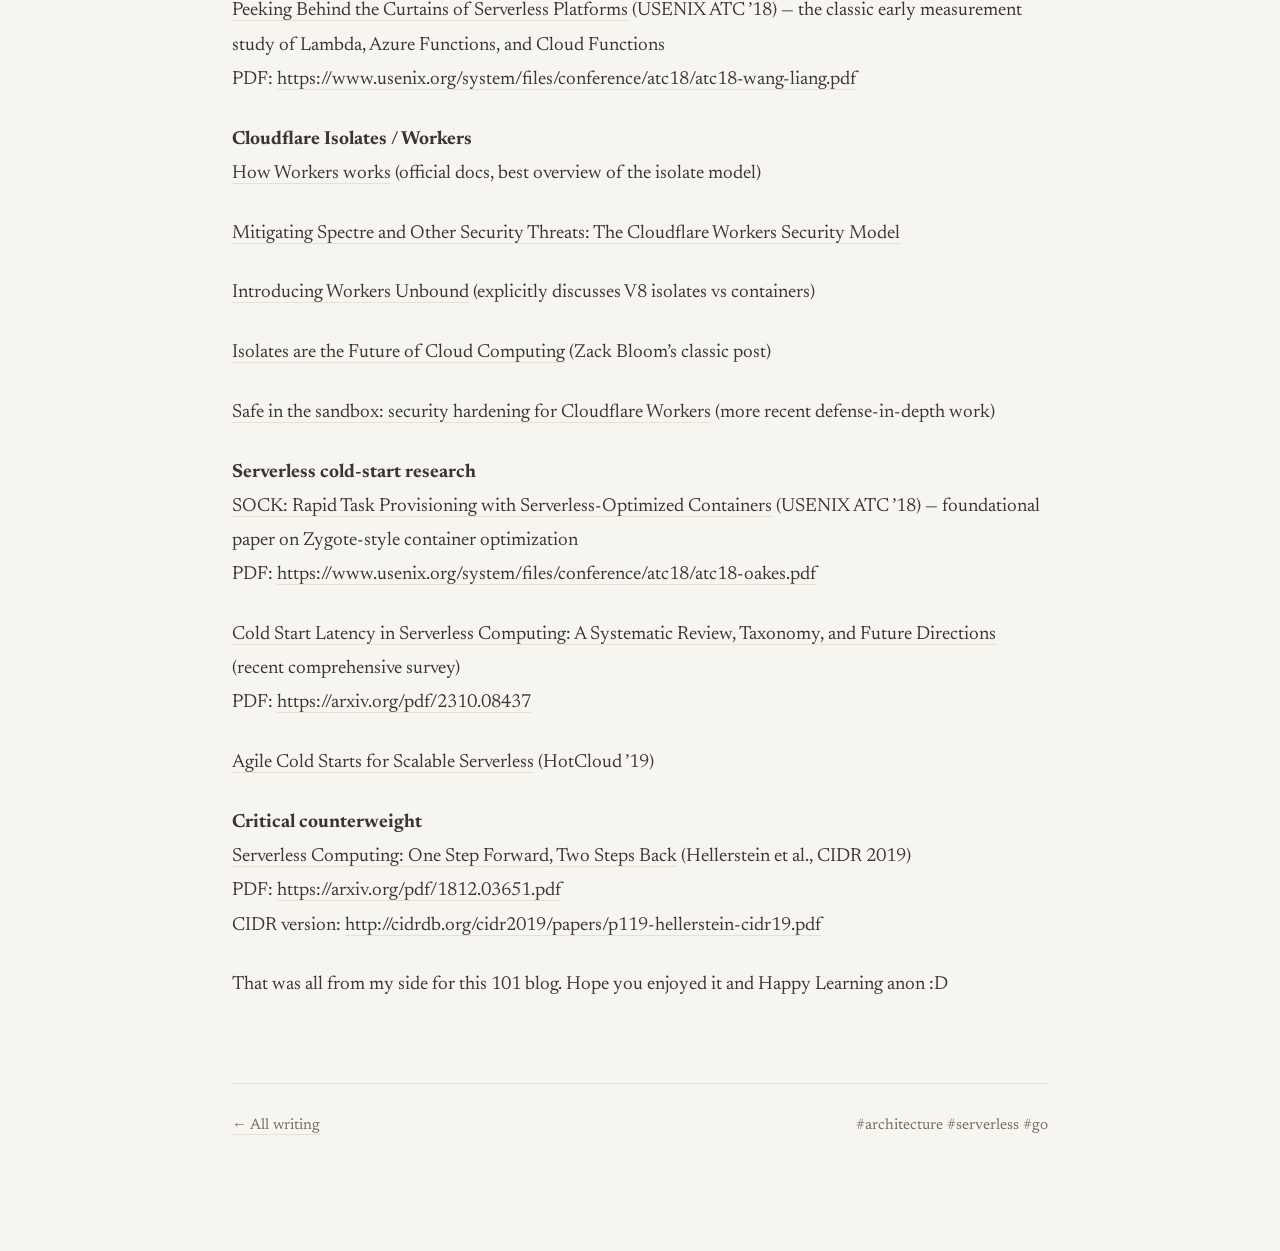
<file: articles/serverless.html>
<!doctype html>
<html lang="en">
  <head>
    <meta charset="UTF-8" />

    <meta
      name="viewport"
      content="width=device-width, initial-scale=1, viewport-fit=cover"
    />

    <title>Serverless</title>

    <link rel="preconnect" href="https://fonts.googleapis.com" />
    <link rel="preconnect" href="https://fonts.gstatic.com" crossorigin />

    <link
      href="https://fonts.googleapis.com/css2?family=Newsreader:ital,opsz,wght@0,6..72,400;0,6..72,500;1,0..72,400&family=IBM+Plex+Mono:wght@400&display=swap"
      rel="stylesheet"
    />

    <script>
      (function () {
        try {
          var theme = localStorage.getItem("theme");

          if (theme === "dark" || theme === "light") {
            document.documentElement.setAttribute("data-theme", theme);
          } else {
            document.documentElement.setAttribute("data-theme", "light");
          }
        } catch (e) {
          document.documentElement.setAttribute("data-theme", "light");
        }
      })();
    </script>

    <link rel="stylesheet" href="../core/main.css" />

    <!-- <link rel="stylesheet" href="../core/main.css" /> -->
  </head>

  <body>
    <!-- Reading progress -->
    <div class="progress" aria-hidden="true">
      <span id="progress-bar"></span>
    </div>

    <main>
      <!-- Navigation -->
      <nav>
        <a href="/index.html">← Mrinal</a>

        <div class="nav-right">
          <span>writing</span>

          <button
            id="theme-toggle"
            class="theme-toggle"
            type="button"
            aria-label="Switch theme"
          >
            Dark
          </button>
        </div>
      </nav>

      <!-- Article header -->
      <header>
        <div class="meta">15 October 2026 · 30 min read</div>

        <h1>Serverless from a beginner's POV</h1>
      </header>

      <!-- Article -->
      <article>
        <figure class="diagram-container">
          <img
            class="diagram diagram-dark"
            src="../assets/serverless/banner-dark.png"
            alt="Architecture of the Redis-like server"
          />
          <img
            class="diagram diagram-light"
            src="../assets/serverless/banner-light.png"
            alt="Architecture of the Redis-like server"
          />
          <figcaption>
            A decent architecture that uses serverless function
          </figcaption>
        </figure>

        <p>
          Serverless is actually a fairly abstract idea so its not like there's
          one singular technique that every serverless framework/tool uses. The
          core breakdown is just developers don't have to think about servers
          they just write code and it magically runs and you pay for what you
          use.
        </p>

        <p>
          There are lot of different ways that can be achieved that are quite
          different from one another. The most common type is the "Function as a
          Service" also known as FaaS model --- AWS Lambda or Azure Functions
          are two example. In a normal server that you host yourself there are
          two distinct steps in the process. First you set up a server, or a VM,
          or a container, or a Kubernetes cluster, or whatever, and get your
          code up and running Then, when a user goes to your site, your service
          can respond to their requests. Now imagine if you could spin up a new
          container fast enough that you could wait for a user request, create a
          new container, respond to the request, and destroy the container.
          That's essentially how FaaS works. You push your code to AWS Lambda,
          set up a few other services (for example, API Gateway to create the
          actual API url and configure it to call your Lambda function when it
          gets a request), and then you let Amazon's engineers take care of
          actually running your code and scaling up and down in response to
          traffic. And then you get charged a fraction of a cent per request.
        </p>

        <p>
          For now this is a very high level / bird eye overview of whatever we
          are going to discuss further ...
        </p>

        <h2>Foundation</h2>

        <p>
          The reason why serverless is usually called "serverless functions" is
          because that's the easiest and most explicit way to think of them.
          Your code is just the application layer. You ignore everything about
          routing, receiving requests, sending responses and just write a
          function that takes arguments and returns a result. The serverless
          system will handle all of the wiring for you. How exactly you write
          your code will depend on the service you use.
        </p>
        <p>
          Serverless can do almost everything that a normal server can do. So it
          can talk to a database and almost anything else that you'd expect. The
          only thing it cannot do is hold a persistent TCP/UDP socket open
          although providers like AWS have found ways to do Serverless
          WebSockets (TCP-like sockets) which is pretty neat. But that part I
          would like to discuss later on maybe on some other blog :D
        </p>

        <h2>A request</h2>

        <pre><code>https://api.example.com/hello?name=mrinal</code></pre>
        <p>
          If we make a request at this url it points at API gateway which checks
          the route, the method and sometimes an auth rule. If the route says
          this goes to the hello function,” Gateway sends the request into an
          event and asks Lambda to run your function once for that event
        </p>

        <figure class="diagram-container">
          <img
            class="diagram diagram-dark"
            src="../assets/serverless/request-dark.png"
            alt="Architecture of the Redis-like server"
          />
          <img
            class="diagram diagram-light"
            src="../assets/serverless/request-light.png"
            alt="Architecture of the Redis-like server"
          />
          <figcaption>
            some insane thing to note a hundred simultaneous requests are a
            hundred invocations
          </figcaption>
        </figure>

        <p>
          If a warm execution environment from a recent call is still around
          then Lambda reuses it if not it starts one by pulling your deployment
          packages, starting the runtime and only then calls your code. Your
          function runs and returns a small response object then gateway turns
          that object back into a normal HTTP response and sends it to the
          browser. You never accept a socket or write a listen loop.
        </p>

        <p>
          so whenever your are working heavy with serverless you are going to
          counter a lot many terms but for now I want to discuss a few here like
          A <span class="bold">trigger</span> is the one allowed to start your
          function and here the trigger is API Gateway, a S3 upload, a queue
          message or a cron schedule can also be a trigger. It doesn't runs the
          code your sent but asks the platform to run the code. An
          <span class="bold">event</span> is the data the trigger hands over for
          an HTTP call and that is the method, path, headers, query strings and
          body already parsed into a struct. Our function will be reading this
          value instead of a socket. An <span class="bold">invocation</span> is
          one run of the function for one event and the bill which you pay for
          your serverless instance is mostly invocations plus how long each one
          ran so a thousand calls are a thousand invocations even if each did
          almost nothing. The <span class="bold">handler</span> is your function
          and the platform calls it and for the last there comes
          <span class="bold">context object</span> it stays along with the event
          and it tells you how much time you have left before the platform kills
          the invocation, the request id and who invoked you and it comes from
          the runtime.
        </p>

        <figure class="diagram-container">
          <img
            class="diagram diagram-dark"
            src="../assets/serverless/terms-dark.png"
            alt="Architecture of the Redis-like server"
          />
          <img
            class="diagram diagram-light"
            src="../assets/serverless/terms-light.png"
            alt="Architecture of the Redis-like server"
          />
          <figcaption>
            explaination of the above terms using the earlier diagram
          </figcaption>
        </figure>

        <p>a Lambda handler in Golang for an API Gateway proxy integration</p>

        <pre><code>package main

import (
	"context"

	"github.com/aws/aws-lambda-go/events"
	"github.com/aws/aws-lambda-go/lambda"
)

// handler is the function Lambda will call. It does not listen on a port.
func handler(ctx context.Context, req events.APIGatewayProxyRequest) (events.APIGatewayProxyResponse, error) {
	name := req.QueryStringParameters["name"] // event: query string already parsed for you
	if name == "" {
		name = "stranger"
	}

	return events.APIGatewayProxyResponse{
		StatusCode: 200,
		Body:       "hello " + name,
	}, nil
}

func main() {
	lambda.Start(handler) // register handler, then block until the runtime invokes it
}</code></pre>

        <p>
          few things to notice here that
          <span class="code-tag">req.QueryStringParameters["name"]</span> reads
          the event and there is no
          <span class="code-tag">http.Request</span>,body parser or router
          because gateway already did that work also the returned
          <span class="code-tag">APIGatewayProxyResponse</span> is the contract
          back to gateway with status code and body are the fields that matter
          here. Returning nil means the invocation succeeded if we had returned
          an error Lambda maks the invocation as failed and gateway would
          typically turn that into a 502 because our function never produced a
          response object.
        </p>

        <p>
          you might get a question that how exactly does the platform handle
          your code the moment a request arrives ?? as there is nothing like a
          listening loop which would be listening to our incoming requests ...
          How ??
        </p>

        <h2>Lifecycle</h2>

        <p>
          This all starts when a serverless function is invoked for the first
          time or it has been invoked after a period of inactivity, it goes down
          a serial number processes also known as initialization process which
          is generally common for every platform which provides FaaS, the whole
          intialization process includes downloading the code files from
          internal cloud buckets(like s3), setting up the environment variables
          and allocating memory and lastly starting the execution environment
          and this is called <span class="bold">Cold start</span> but this
          process can take some time which really depends on various factos such
          as the size of deployment package, and the language's execution model
          (e.g, compiled versus interpreted) after all this process is completed
          the default constructor of class "function" is called which is then
          completed by the execution of the function handler code.
        </p>

        <figure class="diagram-container">
          <img
            class="diagram diagram-dark"
            src="../assets/serverless/cold-start-dark.png"
            alt="Architecture of the Redis-like server"
          />
          <img
            class="diagram diagram-light"
            src="../assets/serverless/cold-start-light.png"
            alt="Architecture of the Redis-like server"
          />
          <figcaption>execution Lifecycle of cold start</figcaption>
        </figure>

        <p>
          As a general rule, C# and Java have historically suffered from longer
          cold starts than Javascript or Python. The numbers have changed over
          time and continue to change, but the last article I read indicated
          average cold start for Python and Node in the 200-400ms range while
          Java and C# were in the 500-700ms range. It's worth mentioning, once
          the lambda has been started, it will remain "warm" for some period of
          time. Unfortunately, this number has also changed over time and
          appears to also depend on the memory allocation of the lambda. Based
          on what I read most recently, the time a lambda remains warm (runs
          without a cold start delay) ranged from 7 minutes up to 45 minutes,
          depending on the memory allocation you elected.
        </p>
        <p>
          How impactful are cold starts? That is hard to answer. It really
          depends on your use case. If you use a lambda to run some background
          process and your SLA is "as long as it happens in a few
          minutes/hours", it won't really matter at all. If you use a lambda to
          sit behind API Gateway and serve a payload that is mission critical
          with an SLA of < 100ms 99% of the time, it may be the difference
          between lambda even being considered or not. I think those are the
          most extreme ends of the SLA continuum. Typically people who make a
          big deal out of cold starts are on the < 100MS P99 side of things
        </p>

        <figure class="diagram-container">
          <img
            class="diagram diagram-dark"
            src="../assets/serverless/blog-asset.png"
            alt="Architecture of the Redis-like server"
          />
          <img
            class="diagram diagram-light"
            src="../assets/serverless/blog-asset.png"
            alt="Architecture of the Redis-like server"
          />
          <figcaption>why cold start is problematic</figcaption>
        </figure>

        <p>
          Because the function is not constantly running the container may need
          to boot upon the 1sth invocation and hence the time to serve the first
          request might unnecessarily very high.
        </p>

        <p>
          However after a cold start, serverless function pauses the runtime
          context for an unpredictable interval which maintians the underlying
          container state in memory. If within the same time duration the
          serverless function is invoked again then the platform (like AWS) will
          use the same execution environment. This time default constructor will
          not get called instead handler code will get called and this is known
          as <span class="bold">Warm Start</span>
        </p>

        <p>
          The expensive way, called
          <span class="bold">Provisioned Concurrency</span>, is basically paying
          IaaS (Infrastructure as a Service) platforms to keep a serverless
          function container warm (so as never to cold boot). The downside to
          this, it's more expensive than standard lambdas and you pay for it in
          GB-second enabled vs GB-second _running_ AKA being billed for
          potentially idle capacity. As one of the core value propositions of
          lambda is only paying for the compute you use, this makes the value of
          provisioned lambdas much less compelling. As lambda is already priced
          at a premium relative to other compute, paying for unused capacity in
          provisioned concurrency may materially change your calculations in
          favor of other compute like EC2 or Fargate. Lambda might still make
          sense, but as price increases, it's worth comparing it to other
          options.
        </p>

        <p>
          Notice how I keep saying "container". Lambda is technically a
          container image on AWS. That container being warm means it's sitting
          in memory on a server or group of servers. The trouble is, as you
          scale out, you may need to invoke more instances of that lambda on new
          servers which need to load your container into their respective
          memory. That act of loading the container into memory is the "cold
          start". If you have a really bursty workload that goes from 1000 to 0
          back to 1000 beyond that 15 minute cold start window, you will run
          into issues of servers evicting the images due to inactivity only
          needing to reload them to scale up for the next burst.
        </p>

        <p>
          so we get to see that IaaS platforms freely spinning up, freezing and
          terminating containers to manage scale so you can no longer treat the
          server as a constant environment so for this we move forward to ...
        </p>

        <h2>Stateful and Stateless</h2>

        <p>
          What do we mean by <span class="bold">state</span> here ?? A state of
          an application is its condition or quality of being at a specific
          moment in time. Here stateful and stateless serverless applications
          differ in how they handle data and context between requests or
          function invocations. A <span class="bold">stateless service</span> is
          a service that does not store any data on the application server. It
          reads or writes data to the database returns a value
          (subjective/optional) and after that any information on the task
          itself is forgotten as long as the input is the same the output will
          always be the same we(delusionally calling myself an engineer) call
          these as pure functions
        </p>

        <p>
          A <span class="bold">stateful service</span> is used to perform
          transactions, that is a series of tasks that depend on the result of
          preceding tasks. The easiest example is sending an order at a web
          store, where you gather your products in a shopping cart, and when you
          check out, you enter your account data on one page, store it, then
          enter your billing address, store it, then confirm your order and
          conclude the transaction. Each step depends on the successful outcome
          of the preceding step, and data needs to be preserved until the last
          one of these steps is completed or the transaction is canceled, in
          which case there has to be a rollback to restore your account balance
          to the way it was before you checked out.
        </p>

        <figure class="diagram-container">
          <img
            class="diagram diagram-dark"
            src="../assets/serverless/states-dark.png"
            alt="Architecture of the Redis-like server"
          />
          <img
            class="diagram diagram-light"
            src="../assets/serverless/states-light.png"
            alt="Architecture of the Redis-like server"
          />
          <figcaption>states in serverless architecture</figcaption>
        </figure>

        <p>
          you might have get a questions that how do containers even handle the
          application state ?? the containers apparently handle the applicates
          states by unbundling the application code from its data which it got
          from the object storage or zip or image. The majority of applications
          we use day to day are stateful, but as technology advances,
          microservices and containers make it easier to build and deploy
          applications in the cloud. But if you see the sources containers were
          built to be stateless as it suited their flexible nature. Meanwhile
          containers have come into more widespread use, people began
          containerizing (redesigning and repackaging for the purposes of
          running from containers) existing stateful apps. This gave them the
          flexibility and speed of using containers, but with the storage and
          context of statefulness. Because of this, stateful applications can
          look a lot like stateless ones and vice versa. For example, you might
          have an app that is stateless, requiring no long-term storage, but
          that allows the server to track requests originating from the same
          client by using cookies.
        </p>

        <h2>Events driven architectures</h2>

        <p>
          What are events you may ask so the simple answer would be
          <span class="bold">events</span> are immutable facts, things that have
          happened that cannot be undone or changed these happen all the time
          everywhere. The time you played that song, took the bin out, ordered
          something online, cooked food, at most situations events are
          happening. With our context an event triggering a serverless function
          could be almost anything, from REST API HTTP request with Amazon API
          Gateway, a schedule task managed by an Amazon EventBridge rule, or an
          Amazon S3 notification like object uploaded into bucket.
        </p>

        <p>
          Now comes what is
          <span class="bold">event driven architecture</span> ?? its just a
          collection of pattern you may have messaging patterns and also
          integration patterns inside your architecture depending on what you
          need. Event driven architecture is then divided into two parts one in
          which it <span class="bold">communicates through events</span> and
          <span class="bold">communicates asynchronously</span>.
        </p>

        <p>
          When
          <span class="bold"
            >event driven architecture communicates through events</span
          >
          then services will broadcast events that will be consumed by and
          reacted upon by other services so this requires two types of parties
          one which produces the events which publish events describing
          something that happened within the service for example a user was
          created, an order was delivered or a login successfully happened and
          then comes the other party which consumes the events in which these
          events subscribes to published events and react to them like updating
          local state, incrementing aggregates and triggering workflows. These
          are alson known as <span class="bold">Sync invocations</span>
        </p>

        <p>
          Now when service A has to depend on synchronous responses from Service
          B to repond than it can charge up your bills and also reduce your
          overall performance of the application here you need
          <span class="bold"
            >event driven architecture which communicates asynchronously</span
          >
          which happens to solve the above problem where services communicate
          but there is no expectation of an immediate response. The services can
          process the communication on its own time and schedule and these are
          known as <span class="bold">Async invocations</span>
        </p>

        <figure class="diagram-container">
          <img
            class="diagram diagram-dark"
            src="../assets/serverless/eda-dark.png"
            alt="Architecture of the Redis-like server"
          />
          <img
            class="diagram diagram-light"
            src="../assets/serverless/eda-light.png"
            alt="Architecture of the Redis-like server"
          />
          <figcaption>event driven architecture</figcaption>
        </figure>

        <p>
          one more thing about event driven architecture is its
          <span class="bold">idk nature</span> just kidding its best part is the
          producers and consumers both are
          <span class="bold">completely decoupled</span> a producer shouldn't
          know or care who is consuming its events and how the consumers use
          those events in their service
        </p>

        <h2>SQS, SNS and Event Bridge</h2>

        <p>
          <span class="bold">SQS</span> is a queueing based service by Amazon
          (Simple Queue Service), <span class="bold">queue</span> here means
          that messages are put into a queue and consumers consume the message
          to process them and these messages are acknowledged as they are
          consumed and deleted after they are processed. One of SQS use cases is
          as a buffer which controls the application's throughput. Instead of
          forcing your Lambdas function to handle a massive spike in traffic all
          at once, SQS holds the messages in a queue and you can then limit the
          Lambda's concurrency so it processes the backlog at a steady and
          manageable pace.
        </p>

        <p>
          <span class="bold">SNS</span> is a pub sub messaging service by Amazon
          (Simple Notification Service),
          <span class="bold">publish/subscribe</span> channels allows use to
          publish messages to many consumers that are interested in that message
          here producers <span class="bold">publish</span> and consumers
          <span class="bold">subscribe</span>
        </p>

        <p>
          pub/sub is one solution to the async communication problem. first lets
          look at a special form of pub/sub Say you want to invite a friend to
          diner. You have 2 options. Synchronous communication Wait for her
          outside to hand over the invite. But what if she doesn't show up.
          You've wasted a day. Or you could give her a phone call, but what if
          she forgot her phone? So synchronous communication requires both
          parties to at least share the same time coordinate and you have to
          share private information like the address. Asynchronous communication
          now, you introduce a mailbox (something that represents you, digitally
          or the physically doesn't matter) and suddenly things get decoupled.
          You are no longer required to share the same location in time and
          space. Everyone uses the mailbox on their own schedule. People also
          don't have to give away personal information if they don't want to.
          However there's a new problem, how do you know if your friend checked
          her mail box? You could send a message back to the sender of the
          message, but this is only reversing the problem. How does she know
          that you have received her message and so on. So, while sync
          communication offers less flexibility, it gives you some guarantee
          that the person has received the message (opening the door, answering
          the phone) and that the person is who you think she is (voice, looks).
          Async means more flexibility but it also makes things more complex.
          Pub/sub adds another layer of anonymity and 1:1 becomes N:N
          Subscribers can receive messages (services) from multiple publishers ,
          publishers can distribute messages to many subscribers. Think
          newsletters. Downside: message content allows only for generic
          information (a governmental earthquake warning, ads... ). Message
          formats once agreed on are difficult to change.
        </p>

        <figure class="diagram-container">
          <img
            class="diagram diagram-dark"
            src="../assets/serverless/queus-pubsub-dark.png"
            alt="Architecture of the Redis-like server"
          />
          <img
            class="diagram diagram-light"
            src="../assets/serverless/queus-pubsub-light.png"
            alt="Architecture of the Redis-like server"
          />
          <figcaption>event driven architecture</figcaption>
        </figure>

        <p>
          <span class="bold">Eventbridge</span> falls on the event driven side
          of things. So in a pub sub model you have a consumer that runs
          constantly listening to a specific queue and take action when new
          messages come in. Event driven on the other hand tends to be far more
          flexible. You send events into the event bus and in the eventbridge
          paradigm you are able to run specific tasks based on the event and
          data. So there's nothing that runs specifically listening to
          eventbridge typically. When a matching event comes in, eventbridge
          itself takes whatever action you configure. For example, say you want
          to run a specific lambda function when a new csv file gets uploaded to
          a bucket. In the eventbridge paradigm you would configure a rule that
          triggers that lambda when a new .csv file gets uploaded. The lambda
          doesn't constantly run and poll the eventbridge. In the same scenario,
          say you also want to invoke a different lambda if a .pdf file gets
          placed into the same bucket, you would simply create a new eventbridge
          rule that for that same bucket but filter on put object events where
          the file has a .pdf function. In contrast to perform a similar flow
          but in a pub sub paradigm you would have to likely perform some sort
          of queue fan out based on file type and have one subscriber listening
          to the csv queue and another subscriber listening to the pdf queue and
          those subscribers would poll their respective queues on some sort of
          interval versus being invoked only when a matching event occurs.
        </p>

        <h2>Rabbit holes | my currated reading list</h2>

        <p>
          <strong>Firecracker (NSDI ’20) + Lambda context</strong><br />
          <a href="https://www.usenix.org/conference/nsdi20/presentation/agache"
            >Firecracker paper (official)</a
          ><br />
          Direct PDF:
          <a href="https://www.usenix.org/system/files/nsdi20-paper-agache.pdf"
            >https://www.usenix.org/system/files/nsdi20-paper-agache.pdf</a
          >
        </p>

        <p>
          <a
            href="https://www.allthingsdistributed.com/2024/11/aws-lambda-turns-10-a-rare-look-at-the-doc-that-started-it.html"
            >Original Lambda PR/FAQ</a
          >
          (the internal doc that launched the service, shared by Werner Vogels
          on the 10-year anniversary)
        </p>

        <p>
          <a
            href="https://www.usenix.org/conference/atc18/presentation/wang-liang"
            >Peeking Behind the Curtains of Serverless Platforms</a
          >
          (USENIX ATC ’18) — the classic early measurement study of Lambda,
          Azure Functions, and Cloud Functions<br />
          PDF:
          <a
            href="https://www.usenix.org/system/files/conference/atc18/atc18-wang-liang.pdf"
            >https://www.usenix.org/system/files/conference/atc18/atc18-wang-liang.pdf</a
          >
        </p>

        <p>
          <strong>Cloudflare Isolates / Workers</strong><br />
          <a
            href="https://developers.cloudflare.com/workers/reference/how-workers-works/"
            >How Workers works</a
          >
          (official docs, best overview of the isolate model)
        </p>

        <p>
          <a
            href="https://blog.cloudflare.com/mitigating-spectre-and-other-security-threats-the-cloudflare-workers-security-model/"
            >Mitigating Spectre and Other Security Threats: The Cloudflare
            Workers Security Model</a
          >
        </p>

        <p>
          <a href="https://blog.cloudflare.com/introducing-workers-unbound/"
            >Introducing Workers Unbound</a
          >
          (explicitly discusses V8 isolates vs containers)
        </p>

        <p>
          <a
            href="https://medium.com/@zackbloom/isolates-are-the-future-of-cloud-computing-cf7ab91c6142"
            >Isolates are the Future of Cloud Computing</a
          >
          (Zack Bloom’s classic post)
        </p>

        <p>
          <a
            href="https://blog.cloudflare.com/safe-in-the-sandbox-security-hardening-for-cloudflare-workers/"
            >Safe in the sandbox: security hardening for Cloudflare Workers</a
          >
          (more recent defense-in-depth work)
        </p>

        <p>
          <strong>Serverless cold-start research</strong><br />
          <a href="https://www.usenix.org/conference/atc18/presentation/oakes"
            >SOCK: Rapid Task Provisioning with Serverless-Optimized
            Containers</a
          >
          (USENIX ATC ’18) — foundational paper on Zygote-style container
          optimization<br />
          PDF:
          <a
            href="https://www.usenix.org/system/files/conference/atc18/atc18-oakes.pdf"
            >https://www.usenix.org/system/files/conference/atc18/atc18-oakes.pdf</a
          >
        </p>

        <p>
          <a href="https://arxiv.org/abs/2310.08437"
            >Cold Start Latency in Serverless Computing: A Systematic Review,
            Taxonomy, and Future Directions</a
          >
          (recent comprehensive survey)<br />
          PDF:
          <a href="https://arxiv.org/pdf/2310.08437"
            >https://arxiv.org/pdf/2310.08437</a
          >
        </p>

        <p>
          <a
            href="https://www.usenix.org/conference/hotcloud19/presentation/mohan"
            >Agile Cold Starts for Scalable Serverless</a
          >
          (HotCloud ’19)
        </p>

        <p>
          <strong>Critical counterweight</strong><br />
          <a href="https://arxiv.org/abs/1812.03651"
            >Serverless Computing: One Step Forward, Two Steps Back</a
          >
          (Hellerstein et al., CIDR 2019)<br />
          PDF:
          <a href="https://arxiv.org/pdf/1812.03651.pdf"
            >https://arxiv.org/pdf/1812.03651.pdf</a
          ><br />
          CIDR version:
          <a
            href="http://cidrdb.org/cidr2019/papers/p119-hellerstein-cidr19.pdf"
            >http://cidrdb.org/cidr2019/papers/p119-hellerstein-cidr19.pdf</a
          >
        </p>

        <p>That was all from my side for this 101 blog. Hope you enjoyed it and Happy Learning anon :D</p>
      </article>

      <!-- Footer -->
      <footer>
        <a href="/index.html">← All writing</a>

        <span>#architecture #serverless #go</span>
      </footer>
    </main>

    <script src="../core/main.js"></script>
  </body>
</html>
</file>
<file: core/site.css>
/* ==========================================================
   site.css — shared by index.html and now.html
   (articles keep using core/main.css)
   ========================================================== */

:root {
  --bg: #f7f5f0;
  --code-bg: #eeebe3;
  --text: #3a3631;
  --muted: #756e63;
  --line: #e6e1d6;
  --accent: #7d6d55;
  --ease: cubic-bezier(0.23, 1, 0.32, 1);
  box-sizing: border-box;
  padding-top: env(safe-area-inset-top, 0px);
  padding-bottom: env(safe-area-inset-bottom, 0px);
}
@media (prefers-color-scheme: dark) {
  :root:not([data-theme="light"]) {
    --bg: #1a1815;
    --code-bg: #221f1b;
    --text: #e0dbd1;
    --muted: #9b9486;
    --line: #2c2823;
    --accent: #b9a98b;
  }
}
:root[data-theme="dark"] {
  --bg: #1a1815;
  --code-bg: #221f1b;
  --text: #e0dbd1;
  --muted: #9b9486;
  --line: #2c2823;
  --accent: #b9a98b;
}

*,
*::before,
*::after {
  box-sizing: border-box;
}
html {
  scroll-behavior: smooth;
  scroll-padding-top: env(safe-area-inset-top, 0px);
  -webkit-text-size-adjust: 100%;
}
body {
  margin: 0;
  background: var(--bg);
  color: var(--text);
  font-family: "Newsreader", Georgia, "Times New Roman", serif;
  font-size: 1.1875rem;
  line-height: 1.8;
  font-weight: 400;
  font-optical-sizing: auto;
  text-rendering: optimizeLegibility;
  -webkit-font-smoothing: antialiased;
  transition:
    background-color 0.25s ease,
    color 0.25s ease;
}
::selection {
  background: color-mix(in srgb, var(--accent) 25%, transparent);
}
main {
  max-width: 54rem;
  margin: 0 auto;
  padding: 6rem 1.5rem 7rem;
}

/* ---------- Links ---------- */
a {
  color: inherit;
  text-decoration: underline;
  text-decoration-color: var(--line);
  text-decoration-thickness: 1px;
  text-underline-offset: 5px;
  transition:
    color 0.2s ease,
    text-decoration-color 0.2s ease;
}
a:focus-visible {
  outline: 2px solid var(--accent);
  outline-offset: 4px;
  border-radius: 2px;
}
@media (hover: hover) and (pointer: fine) {
  a:hover {
    color: var(--accent);
    text-decoration-color: var(--accent);
  }
}

/* ---------- Type ---------- */
h1,
h2,
h3 {
  font-weight: 400;
  margin: 0;
}
h1 {
  font-size: clamp(2.1rem, 6vw, 2.8rem);
  line-height: 1.15;
  letter-spacing: -0.015em;
}
h2 {
  font-size: 1.1rem;
  color: var(--muted);
  margin-bottom: 1.5rem;
}
h3 {
  font-size: 1.35rem;
  line-height: 1.4;
}
li::marker {
  color: var(--muted);
}
.mono {
  font-family: "IBM Plex Mono", ui-monospace, monospace;
  font-size: 0.78rem;
  color: var(--muted);
}

/* ---------- Page load ---------- */
@keyframes rise {
  from {
    opacity: 0;
    transform: translateY(8px);
  }
  to {
    opacity: 1;
    transform: none;
  }
}
main > * {
  animation: rise 0.5s var(--ease) both;
}
main > :nth-child(2) {
  animation-delay: 60ms;
}
main > :nth-child(3) {
  animation-delay: 120ms;
}
main > :nth-child(4) {
  animation-delay: 180ms;
}
main > :nth-child(5) {
  animation-delay: 240ms;
}
main > :nth-child(6) {
  animation-delay: 300ms;
}
main > :nth-child(7) {
  animation-delay: 360ms;
}

/* ---------- Shared layout ---------- */
header {
  margin-bottom: 5rem;
}
section {
  margin-bottom: 5rem;
}
footer {
  display: flex;
  flex-wrap: wrap;
  gap: 0.75rem 1.75rem;
  font-size: 0.95rem;
  color: var(--muted);
}

/* Top bar (now.html) */
.topbar {
  display: flex;
  justify-content: space-between;
  align-items: baseline;
  margin-bottom: 5rem;
  font-size: 0.95rem;
  color: var(--muted);
}
.topbar a {
  text-decoration: none;
}
.nav-right {
  display: flex;
  align-items: baseline;
  gap: 1.25rem;
}

/* Theme toggle */
.theme-toggle {
  font: inherit;
  font-size: 0.95rem;
  color: var(--muted);
  background: none;
  border: 0;
  padding: 0.25rem 0.5rem;
  margin: -0.25rem -0.5rem;
  border-radius: 4px;
  cursor: pointer;
  transition:
    color 0.2s ease,
    transform 0.15s var(--ease);
}
.theme-toggle:active {
  transform: scale(0.97);
}
.theme-toggle:focus-visible {
  outline: 2px solid var(--accent);
  outline-offset: 2px;
}
@media (hover: hover) and (pointer: fine) {
  .theme-toggle:hover {
    color: var(--accent);
  }
}

/* ---------- About ---------- */
ul.plain {
  margin: 0;
  padding-left: 1.2rem;
  max-width: 38rem;
}
ul.plain li {
  margin-top: 0.6rem;
  padding-left: 0.25rem;
}
ul.plain li:first-child {
  margin-top: 0;
}
.inline-link {
  text-decoration-color: var(--muted);
}

/* ---------- Now (home teaser) ---------- */
h2 .live {
  display: inline-block;
  width: 7px;
  height: 7px;
  margin-left: 0.65rem;
  border-radius: 50%;
  background: var(--accent);
  vertical-align: 0.1em;
  animation: breathe 3.2s ease-in-out infinite;
}
@keyframes breathe {
  0%,
  100% {
    opacity: 1;
    box-shadow: 0 0 0 0 color-mix(in srgb, var(--accent) 35%, transparent);
  }
  50% {
    opacity: 0.55;
    box-shadow: 0 0 0 5px color-mix(in srgb, var(--accent) 0%, transparent);
  }
}
.now-card {
  position: relative;
  isolation: isolate;
  display: block;
  max-width: 38rem;
  padding: 0.7rem 0;
  text-decoration: none;
}
/* same left-to-right fill as the writing list */
.now-card::before {
  content: "";
  position: absolute;
  inset: 0 -0.9rem;
  z-index: -1;
  border-radius: 6px;
  background: color-mix(in srgb, var(--accent) 13%, transparent);
  transform: scaleX(0);
  transform-origin: left center;
  transition: transform 0.75s var(--ease);
}
.now-card:focus-visible::before {
  transform: scaleX(1);
}
@media (hover: hover) and (pointer: fine) {
  .now-card:hover::before {
    transform: scaleX(1);
  }
}
.now-row {
  display: grid;
  grid-template-columns: 5.5rem minmax(0, 1fr);
  align-items: baseline;
  gap: 1rem;
  padding: 0.15rem 0;
}
.now-more {
  display: block;
  margin-top: 0.5rem;
}

/* ---------- Projects ---------- */
.projects {
  border-top: 1px solid var(--line);
}
.project {
  padding: 1.75rem 0;
  border-bottom: 1px solid var(--line);
}
.project h3 a {
  text-decoration: none;
}
.project p {
  margin: 0.4rem 0 0;
  max-width: 38rem;
  color: var(--muted);
  line-height: 1.7;
}

/* Languages + technologies (also used on now.html) */
.stack {
  display: flex;
  flex-wrap: wrap;
  gap: 0.4rem;
  margin: 1.1rem 0 0;
  padding: 0;
  list-style: none;
}
.stack li {
  margin: 0;
  padding: 0.1rem 0.65rem;
  border-radius: 4px;
  background: var(--code-bg);
  font-family: "IBM Plex Mono", ui-monospace, monospace;
  font-size: 0.74rem;
  line-height: 1.7;
  color: var(--muted);
}
.stack .lang {
  color: var(--text);
}

/* Chips on the left, buttons on the right */
.project-foot {
  display: flex;
  flex-wrap: wrap;
  align-items: center;
  justify-content: space-between;
  gap: 0.9rem 1.5rem;
  margin-top: 1.1rem;
}
.project-foot .stack {
  margin: 0;
}
.project-links {
  display: flex;
  flex-wrap: wrap;
  gap: 0.5rem;
}
.btn {
  position: relative;
  isolation: isolate;
  display: inline-flex;
  align-items: center;
  gap: 0.45rem;
  padding: 0.3rem 0.85rem;
  border: 1px solid var(--line);
  border-radius: 6px;
  font-size: 0.9rem;
  line-height: 1.6;
  color: var(--muted);
  text-decoration: none;
  transition:
    color 0.2s ease,
    border-color 0.25s ease,
    transform 0.15s var(--ease);
}
.btn::before {
  content: "";
  position: absolute;
  inset: 0;
  z-index: -1;
  border-radius: 5px;
  background: color-mix(in srgb, var(--accent) 13%, transparent);
  transform: scaleX(0);
  transform-origin: left center;
  transition: transform 0.6s var(--ease);
}
.btn:active {
  transform: scale(0.97);
}
.btn .glyph {
  font-size: 0.85em;
  color: var(--accent);
}
.btn:focus-visible::before {
  transform: scaleX(1);
}
@media (hover: hover) and (pointer: fine) {
  .btn:hover {
    color: var(--accent);
    border-color: var(--accent);
  }
  .btn:hover::before {
    transform: scaleX(1);
  }
}

/* ---------- Writing: posts + tag panel ---------- */
.writing {
  position: relative;
  display: grid;
  grid-template-columns: minmax(0, 1fr) 12rem;
  column-gap: 6rem;
  align-items: start;
}
.posts a {
  position: relative;
  isolation: isolate;
  display: block;
  padding: 0.7rem 0;
  text-decoration: none;
}
/* left-to-right fill */
.posts a::before {
  content: "";
  position: absolute;
  inset: 0 -0.9rem;
  z-index: -1;
  border-radius: 6px;
  background: color-mix(in srgb, var(--accent) 13%, transparent);
  transform: scaleX(0);
  transform-origin: left center;
  transition: transform 0.75s var(--ease);
  transition-delay: var(--fill-delay, 0ms);
}
.posts a.lit::before {
  transform: scaleX(1);
}
.posts .meta {
  display: block;
  margin-top: 0.1rem;
}

.tags {
  display: flex;
  flex-direction: column;
  align-items: flex-start;
  gap: 0.35rem;
  padding-top: 0.45rem;
}
.tag {
  position: relative;
  font: inherit;
  font-size: 1.05rem;
  line-height: 1.6;
  color: var(--muted);
  background: none;
  border: 0;
  padding: 0.2rem 0 0.2rem 1.3rem;
  cursor: pointer;
  text-align: left;
  transition:
    color 0.25s ease,
    transform 0.15s var(--ease);
}
/* node the wire starts from */
.tag::before {
  content: "";
  position: absolute;
  left: 0;
  top: 50%;
  width: 7px;
  height: 7px;
  margin-top: -3.5px;
  border-radius: 50%;
  border: 1px solid var(--muted);
  background: var(--bg);
  transition:
    background-color 0.3s ease,
    border-color 0.3s ease;
}
.tag .count {
  margin-left: 0.5rem;
}
.tag:active {
  transform: scale(0.97);
}
.tag:focus-visible {
  outline: 2px solid var(--accent);
  outline-offset: 3px;
  border-radius: 3px;
}
.tag[aria-pressed="true"] {
  color: var(--text);
}
.tag[aria-pressed="true"]::before {
  background: var(--accent);
  border-color: var(--accent);
}
@media (hover: hover) and (pointer: fine) {
  .tag:hover {
    color: var(--accent);
  }
}

/* wires */
.wires {
  position: absolute;
  inset: 0;
  width: 100%;
  height: 100%;
  overflow: visible;
  pointer-events: none;
}
.wire {
  fill: none;
  stroke: var(--accent);
  stroke-width: 1;
  stroke-linecap: round;
  opacity: 0.7;
  stroke-dasharray: 1;
  stroke-dashoffset: 1;
  animation: draw 0.9s var(--ease) forwards;
  animation-delay: var(--wire-delay, 0ms);
}
.wire-end {
  fill: var(--accent);
  opacity: 0;
  animation: pop 0.3s ease forwards;
  animation-delay: calc(var(--wire-delay, 0ms) + 600ms);
}
@keyframes draw {
  to {
    stroke-dashoffset: 0;
  }
}
@keyframes pop {
  to {
    opacity: 0.85;
  }
}

/* ---------- now.html ---------- */
.meta {
  margin-bottom: 1.25rem;
  font-size: 0.95rem;
  color: var(--muted);
}
.lede {
  margin: 1.5rem 0 0;
  max-width: 38rem;
  font-size: 1.25rem;
  line-height: 1.6;
  font-style: italic;
  color: var(--muted);
}
.now-item p {
  margin: 0.5rem 0 0;
  max-width: 38rem;
  color: var(--muted);
  line-height: 1.7;
}

/* Stage tracker: a thin line per stage that fills left to right */
.stages {
  display: grid;
  grid-template-columns: repeat(4, minmax(0, 1fr));
  gap: 0.5rem;
  margin: 1.75rem 0 0;
  padding: 0;
  max-width: 38rem;
  list-style: none;
}
.stages li {
  position: relative;
  margin: 0;
  padding: 0.75rem 0 0;
  font-family: "IBM Plex Mono", ui-monospace, monospace;
  font-size: 0.74rem;
  line-height: 1.4;
  color: var(--muted);
}
.stages li::before,
.stages li::after {
  content: "";
  position: absolute;
  top: 0;
  left: 0;
  right: 0;
  height: 2px;
  border-radius: 2px;
}
.stages li::before {
  background: var(--line);
}
.stages li::after {
  background: var(--accent);
  transform: scaleX(var(--fill, 0));
  transform-origin: left center;
  animation: stage-fill 0.9s var(--ease) both;
  animation-delay: calc(0.35s + var(--i, 0) * 140ms);
}
.stages li:nth-child(1) {
  --i: 0;
}
.stages li:nth-child(2) {
  --i: 1;
}
.stages li:nth-child(3) {
  --i: 2;
}
.stages li:nth-child(4) {
  --i: 3;
}
.stages .done {
  --fill: 1;
}
.stages .current {
  --fill: 0.5;
  color: var(--text);
}
@keyframes stage-fill {
  from {
    transform: scaleX(0);
  }
}

/* ---------- Responsive + motion ---------- */
@media (max-width: 720px) {
  .writing {
    grid-template-columns: 1fr;
    row-gap: 1.75rem;
  }
  .tags {
    order: -1;
    flex-direction: row;
    flex-wrap: wrap;
    gap: 0.25rem 1.25rem;
    padding-top: 0;
  }
  .wires {
    display: none;
  }
}
@media (max-width: 480px) {
  body {
    font-size: 1.125rem;
  }
  main {
    padding-top: 4rem;
  }
  .topbar {
    margin-bottom: 3.5rem;
  }
  .stages li {
    font-size: 0.68rem;
  }
}
@media (prefers-reduced-motion: reduce) {
  html {
    scroll-behavior: auto;
  }
  main > * {
    animation: none;
  }
  .posts a::before,
  .now-card::before,
  .btn::before {
    transition: none;
  }
  .wire,
  .wire-end,
  .stages li::after,
  h2 .live {
    animation: none;
  }
  .wire {
    stroke-dashoffset: 0;
  }
  .wire-end {
    opacity: 0.85;
  }
}
</file>
<file: core/main.css>
:root {
  --bg: #f7f5f0;
  --code-bg: #eeebe3;
  --text: #3a3631;
  --muted: #756e63;
  --line: #e6e1d6;
  --accent: #7d6d55;

  --ease: cubic-bezier(0.23, 1, 0.32, 1);

  box-sizing: border-box;
  padding-top: env(safe-area-inset-top, 0px);
  padding-bottom: env(safe-area-inset-bottom, 0px);
}

/* Dark mode */
@media (prefers-color-scheme: dark) {
  :root:not([data-theme="light"]) {
    --bg: #1a1815;
    --code-bg: #221f1b;
    --text: #e0dbd1;
    --muted: #9b9486;
    --line: #2c2823;
    --accent: #b9a98b;
  }
}

:root[data-theme="dark"] {
  --bg: #1a1815;
  --code-bg: #221f1b;
  --text: #e0dbd1;
  --muted: #9b9486;
  --line: #2c2823;
  --accent: #b9a98b;
}

/* Reset */
*,
*::before,
*::after {
  box-sizing: border-box;
}

/* Base */
html {
  scroll-behavior: smooth;
  scroll-padding-top: env(safe-area-inset-top, 0px);
  -webkit-text-size-adjust: 100%;
  user-select: none;
}

body {
  margin: 0;

  background: var(--bg);
  color: var(--text);

  font-family: "Newsreader", Georgia, "Times New Roman", serif;

  font-size: 1.1875rem;
  line-height: 1.8;
  font-weight: 400;

  font-optical-sizing: auto;
  text-rendering: optimizeLegibility;
  -webkit-font-smoothing: antialiased;

  transition:
    background-color 0.25s ease,
    color 0.25s ease;
}

::selection {
  background: color-mix(in srgb, var(--accent) 25%, transparent);
}

/* Layout */
main {
  max-width: 54rem;
  margin: 0 auto;
  padding: 6rem 1.5rem 7rem;
}



/* Links */
a {
  color: inherit;

  text-decoration: underline;
  text-decoration-color: var(--line);
  text-decoration-thickness: 1px;
  text-underline-offset: 5px;

  transition:
    color 0.2s ease,
    text-decoration-color 0.2s ease;
}

a:focus-visible {
  outline: 2px solid var(--accent);
  outline-offset: 4px;
  border-radius: 2px;
}

@media (hover: hover) and (pointer: fine) {
  a:hover {
    color: var(--accent);
    text-decoration-color: var(--accent);
  }
}

/* Typography */
h1,
h2,
h3 {
  margin: 0;
  font-weight: 400;
}

li::marker {
  color: var(--muted);
}

.mono {
  font-family: "IBM Plex Mono", ui-monospace, monospace;

  font-size: 0.78rem;
  color: var(--muted);
}

/* Animation */
@keyframes rise {
  from {
    opacity: 0;
    transform: translateY(8px);
  }

  to {
    opacity: 1;
    transform: none;
  }
}

main > * {
  animation: rise 0.5s var(--ease) both;
}

main > :nth-child(2) {
  animation-delay: 60ms;
}

main > :nth-child(3) {
  animation-delay: 120ms;
}

main > :nth-child(4) {
  animation-delay: 180ms;
}

main > :nth-child(5) {
  animation-delay: 240ms;
}

main > :nth-child(6) {
  animation-delay: 300ms;
}

/* Reduced motion */
@media (prefers-reduced-motion: reduce) {
  html {
    scroll-behavior: auto;
  }

  @keyframes rise {
    from {
      opacity: 1;
    }

    to {
      opacity: 1;
    }
  }
}

/* Mobile */
@media (max-width: 480px) {
  body {
    font-size: 1.125rem;
  }

  main {
    padding-top: 4rem;
  }
}

/* Reading progress */
.progress {
  position: fixed;

  left: 0;
  right: 0;
  top: 0;

  height: calc(2px + env(safe-area-inset-top, 0px));

  z-index: 10;
  pointer-events: none;
}

.progress span {
  display: block;

  height: 3px;

  margin-top: env(safe-area-inset-top, 0px);

  background: var(--accent);

  opacity: 0.45;

  transform-origin: left;
  transform: scaleX(0);

  transition: transform 0.15s linear;
}

/* Navigation */
nav {
  display: flex;
  justify-content: space-between;
  align-items: baseline;

  margin-bottom: 6rem;

  font-size: 0.95rem;
  color: var(--muted);
}

nav a {
  text-decoration: none;
}

.nav-right {
  display: flex;
  align-items: baseline;
  gap: 1.25rem;
}

/* Header */
header {
  margin-bottom: 4.5rem;
}

.meta {
  margin-bottom: 1.25rem;

  font-size: 0.95rem;
  color: var(--muted);
}

h1 {
  font-size: clamp(2.1rem, 6vw, 2.8rem);

  line-height: 1.15;
  letter-spacing: -0.015em;
}

.bold {
  font-weight: bold;
  text-decoration: underline;
  text-underline-offset: 4px;
}

.lede {
  margin: 1.5rem 0 0;

  font-size: 1.25rem;
  line-height: 1.6;

  color: var(--muted);
  font-style: italic;
}

/* Article */
article > p {
  margin: 1.6rem 0 0;
}

article > p:first-child {
  margin-top: 0;
}

h2 {
  margin: 4.5rem 0 1.25rem;

  font-size: 2.25rem;
  line-height: 1.3;
}

h2 + p {
  margin-top: 0;
}

/* Blockquote */
blockquote {
  margin: 3rem 0;
  padding: 0 0 0 1.5rem;

  border-left: 1px solid var(--line);

  font-size: 1.3rem;
  line-height: 1.6;

  font-style: italic;
  color: var(--muted);
}

/* Code */
.code-label {
  margin: 2.5rem 0 0.5rem;
}

pre {
  margin: 0 0 2.5rem;
  padding: 1.25rem 1.4rem;

  overflow-x: auto;

  background: var(--code-bg);
  border-radius: 8px;

  font-family: "IBM Plex Mono", ui-monospace, monospace;

  font-size: 0.84rem;
  line-height: 1.75;

  -webkit-overflow-scrolling: touch;
}

pre code {
  font: inherit;
}

.code-tag {
  background: var(--code-bg);
  padding: 10px 10px;
  font-size: 15px;
  font-family: monospace;
  border-radius: 10px 10px;
}

/* Lists */
ul {
  margin: 1.6rem 0 0;
  padding-left: 1.2rem;
}

li {
  margin-top: 0.55rem;
  padding-left: 0.25rem;
}

/* Divider */
hr {
  border: 0;
  border-top: 1px solid var(--line);

  margin: 4rem 0;
}

/* Closing */
.closing {
  color: var(--muted);
  font-style: italic;
}

/* Footer */
footer {
  margin-top: 5rem;
  padding-top: 1.75rem;

  border-top: 1px solid var(--line);

  display: flex;
  justify-content: space-between;
  align-items: baseline;

  gap: 1rem;
  flex-wrap: wrap;

  font-size: 0.95rem;
  color: var(--muted);
}

/* Theme toggle */
.theme-toggle {
  font: inherit;
  font-size: 0.95rem;

  color: var(--muted);

  background: none;
  border: 0;

  padding: 0.25rem 0.5rem;
  margin: -0.25rem -0.5rem;

  border-radius: 4px;

  cursor: pointer;

  transition:
    color 0.2s ease,
    transform 0.15s var(--ease);
}

.theme-toggle:active {
  transform: scale(0.97);
}

.theme-toggle:focus-visible {
  outline: 2px solid var(--accent);
  outline-offset: 2px;
}

@media (hover: hover) and (pointer: fine) {
  .theme-toggle:hover {
    color: var(--accent);
  }
}

/* image related code  */
/* Diagrams */

/* .diagram-container {
  width: 100%;
  max-width: 100%;
  margin: 3rem 0;
  overflow: hidden;
}

.extra-img-attr {
  display: block;
  width: 80%;
  max-width: 100%;
  height: auto;
  margin-inline: auto;
}

.diagram {
  width: 100%;
  max-width: 100%;
  height: auto;
  display: none;
}

:root[data-theme="light"] .diagram-light {
  display: block;
}

:root[data-theme="dark"] .diagram-dark {
  display: block;
} */

.diagram-container {
  width: 100%;
  margin: 3rem 0;
  overflow: hidden;
}

.diagram {
  display: none;
  width: 100%;
  max-width: 100%;
  height: auto;
}

/* Theme visibility */
:root[data-theme="light"] .diagram-light {
  display: block;
}

:root[data-theme="dark"] .diagram-dark {
  display: block;
}

/* Optional size modifier */
.diagram.extra-img-attr {
  width: 80%;
  margin-inline: auto;
}

.diagram-container figcaption {
  margin-top: 0.75rem;
  color: var(--muted);
  font-size: 0.9rem;
  line-height: 1.5;
}
</file>
